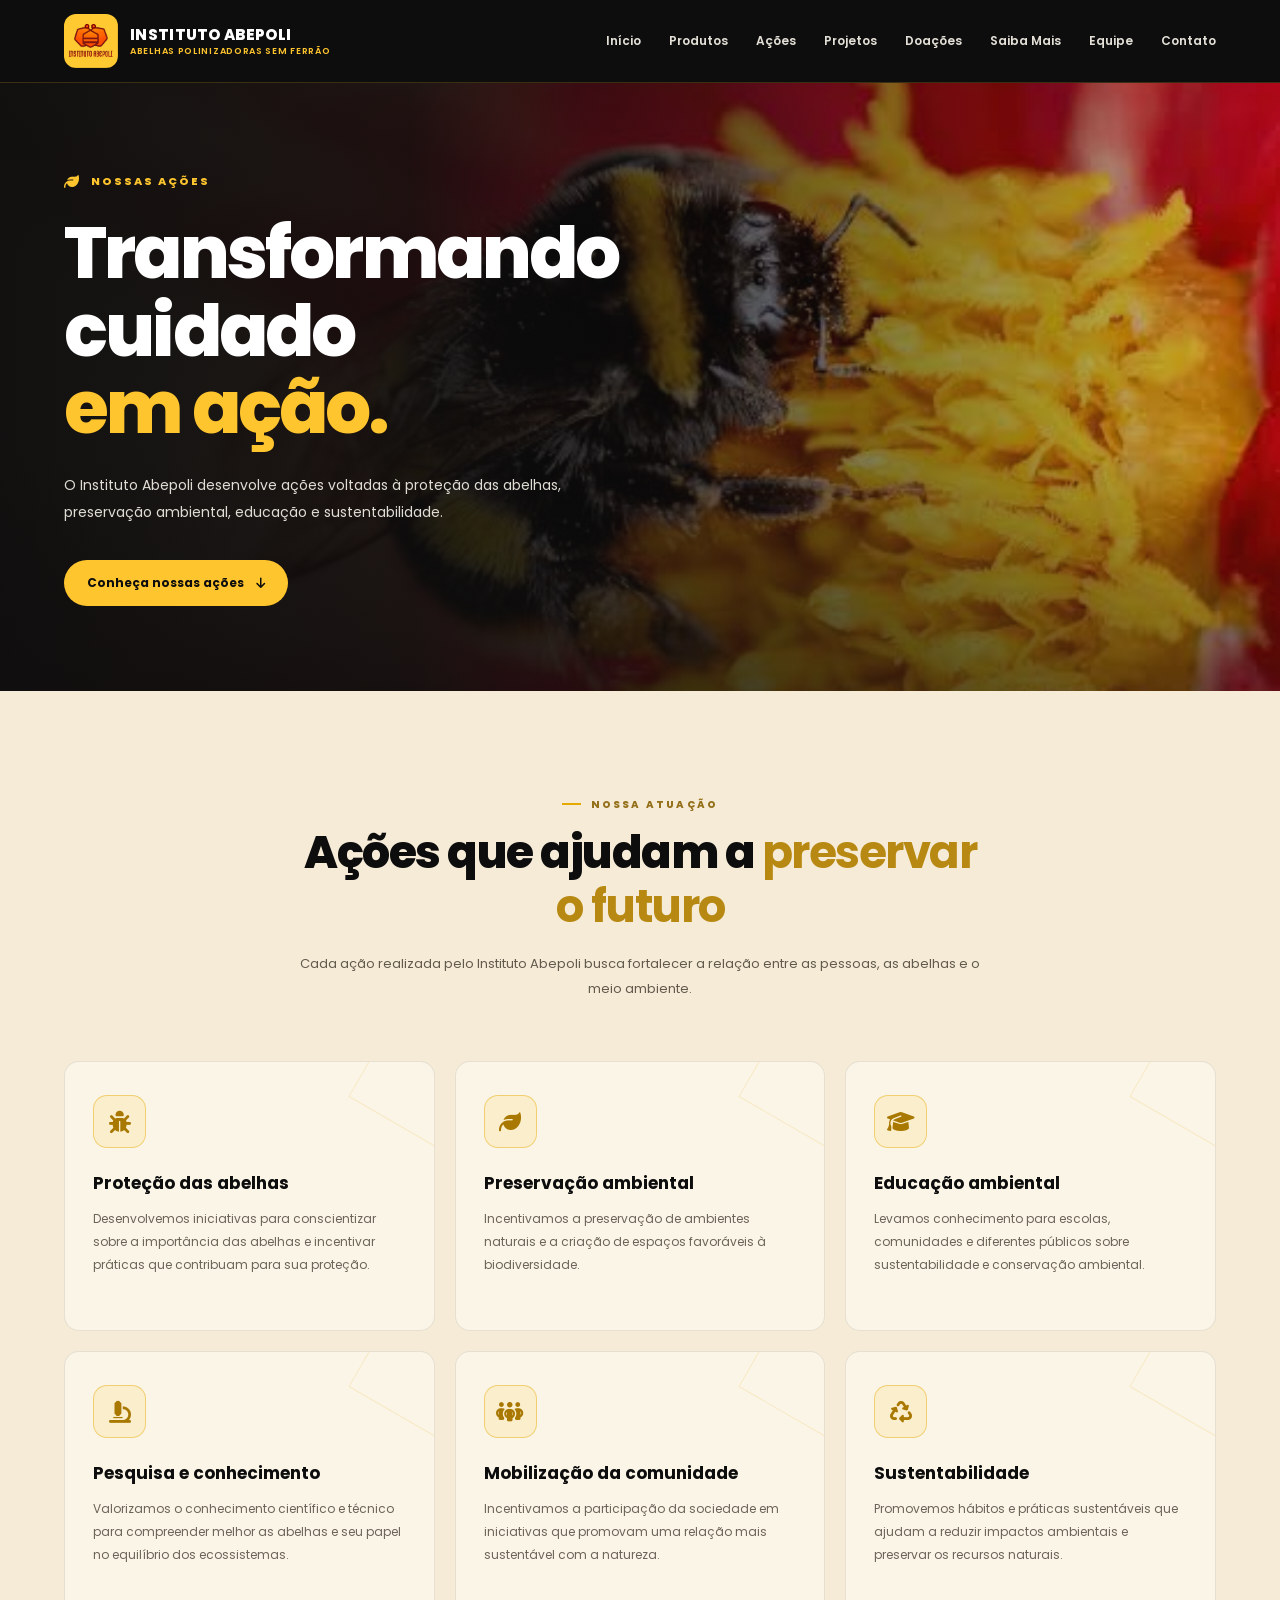
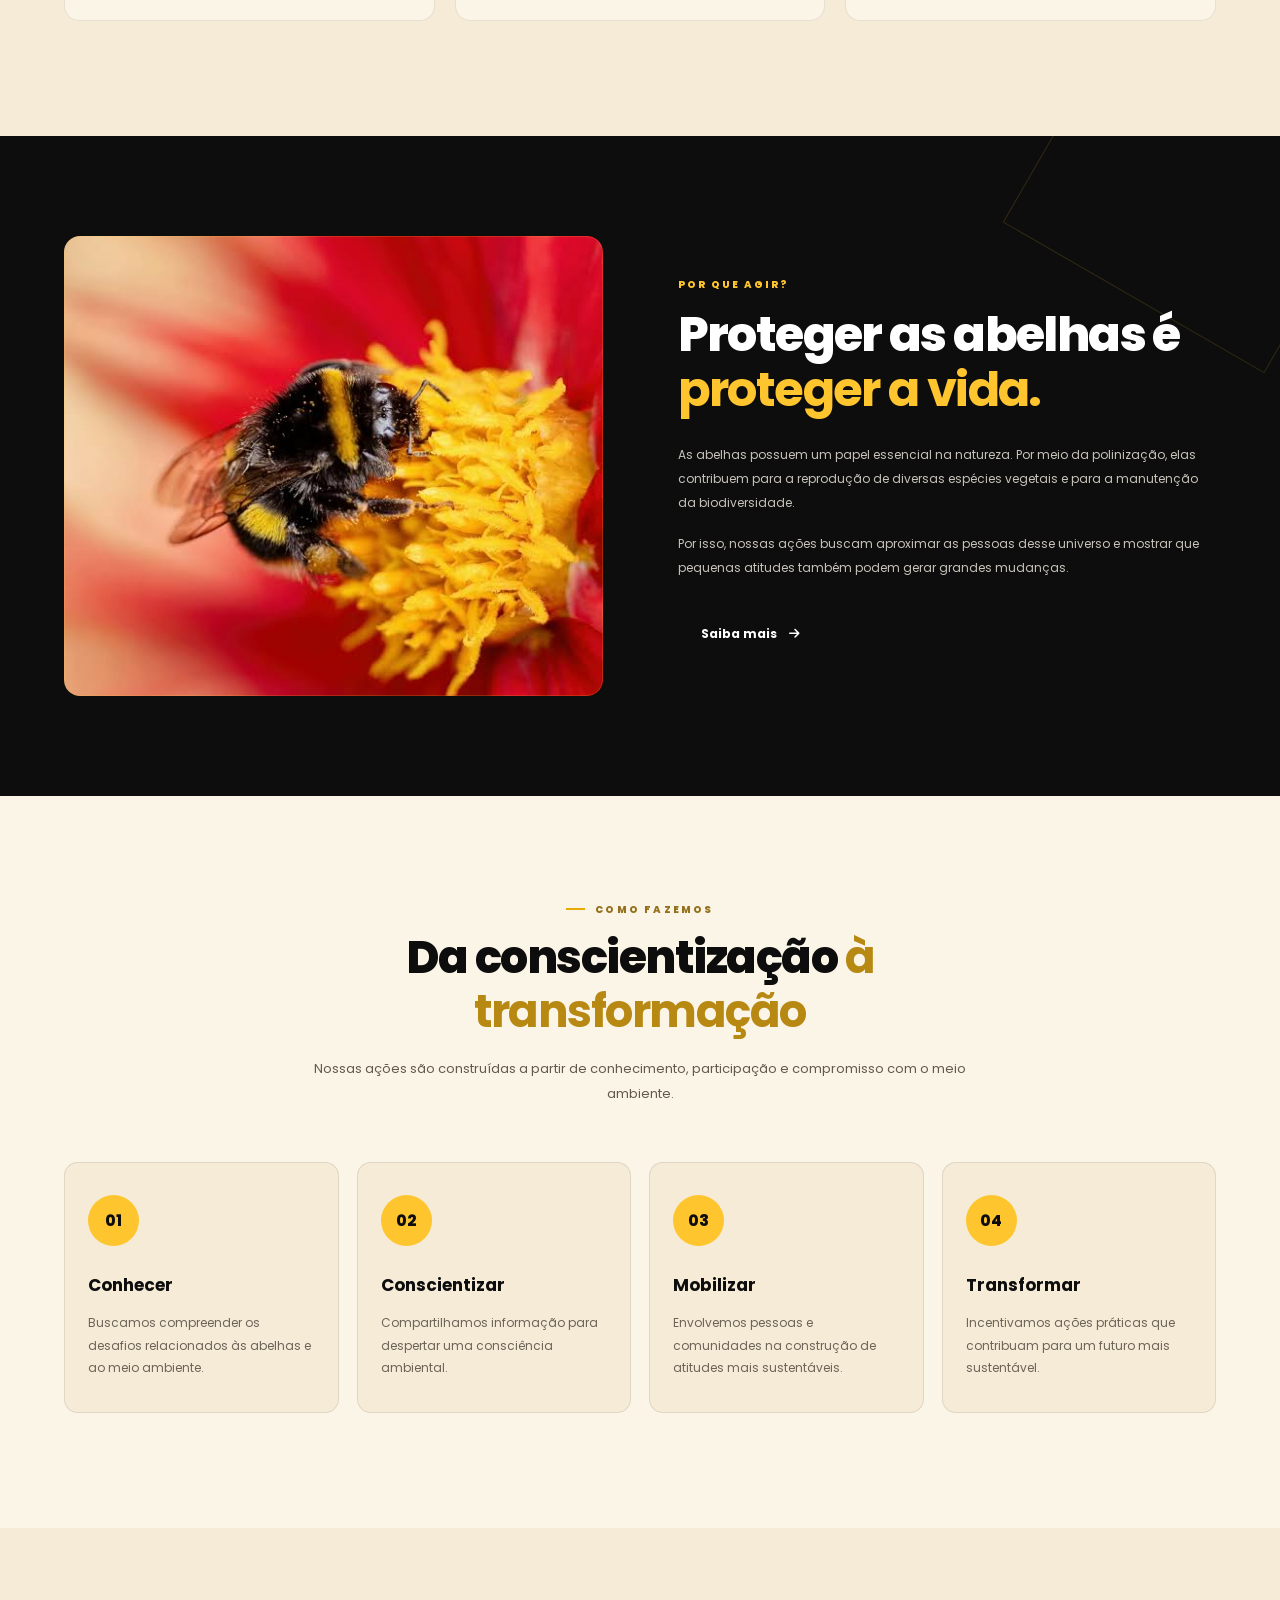
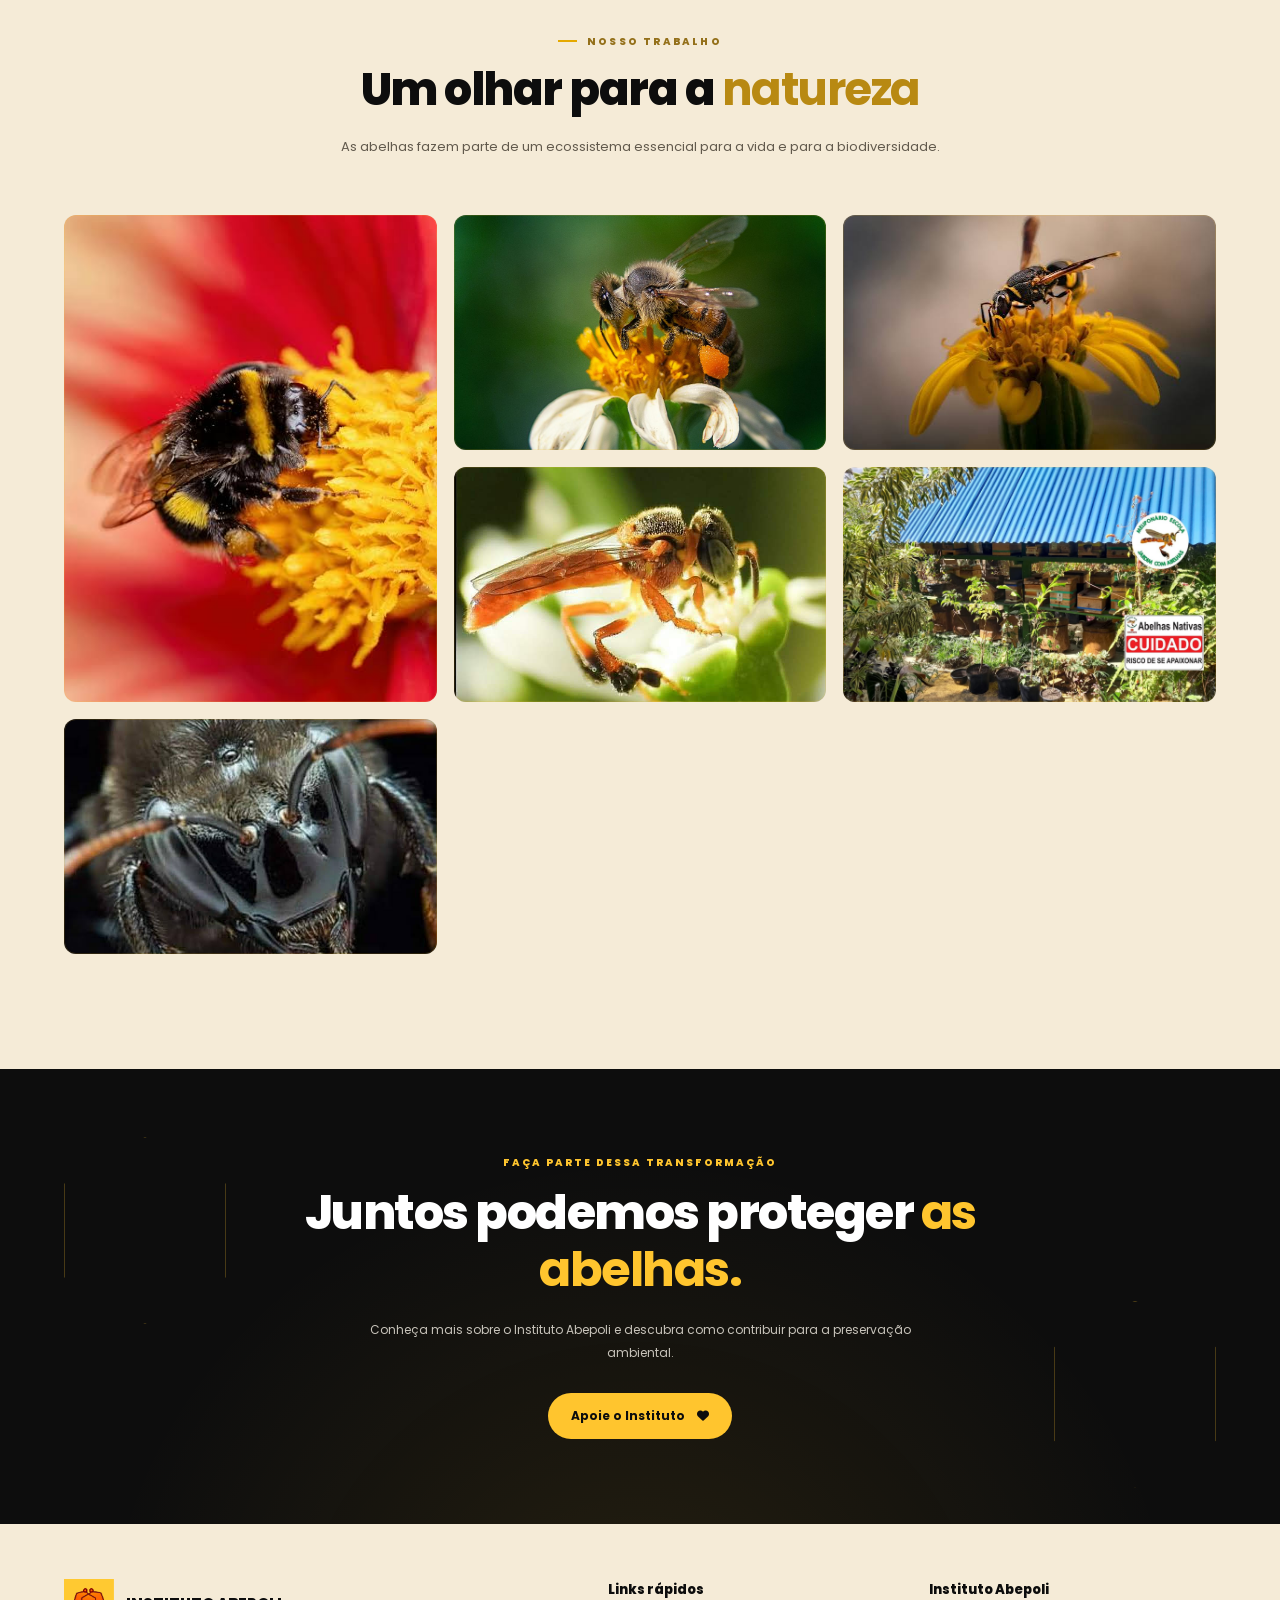
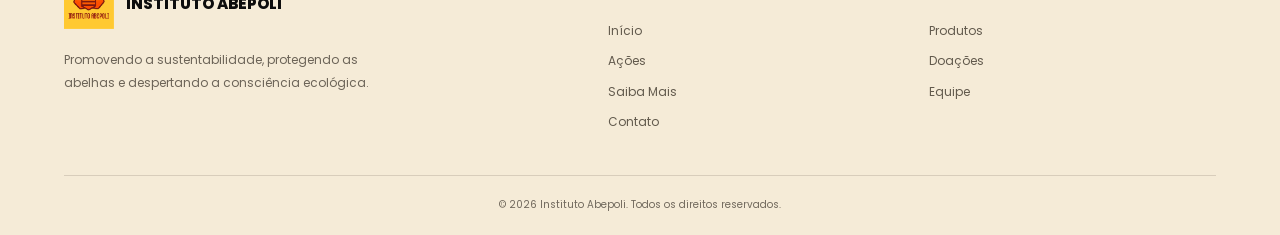
<file: Abepoli testes/3ações/ações.html>
<!DOCTYPE html>
<html lang="pt-BR">

<head>
    <meta charset="UTF-8">
    <meta name="viewport" content="width=device-width, initial-scale=1.0">

    <title>Instituto Abepoli - Abelhas Polinizadoras Sem Ferrão</title>

    <link rel="preconnect" href="https://fonts.googleapis.com">
    <link rel="preconnect" href="https://fonts.gstatic.com" crossorigin>

    <link
        href="https://fonts.googleapis.com/css2?family=Poppins:wght@300;400;500;600;700;800&display=swap"
        rel="stylesheet">

    <link
        rel="stylesheet"
        href="https://cdnjs.cloudflare.com/ajax/libs/font-awesome/6.5.1/css/all.min.css">

    <link rel="stylesheet" href="ações.css">
</head>

<body>

    <header class="navbar">

        <div class="container nav-container">

            <a href="#inicio" class="logo">

                <img
                    src="../images/logoabepoli.png"
                    alt="Logo Instituto Abepoli"
                    class="logo-icon">

                <div class="logo-text">

                    <span class="logo-title">
                        INSTITUTO ABEPOLI
                    </span>

                    <span class="logo-subtitle">
                        ABELHAS POLINIZADORAS SEM FERRÃO
                    </span>

                </div>

            </a>


            <button
                class="menu-toggle"
                id="menuToggle"
                aria-label="Abrir Menu">

                <i class="fa-solid fa-bars"></i>

            </button>


<nav class="nav-menu" id="navMenu">

     <a
                    href="../1index/index.html"
                    class="nav-link">

                    Início

                </a>


                <a
                    href="../2produtos/produtos.html"
                    class="nav-link">

                    Produtos

                </a>


                <a
                    href="../3ações/ações.html"
                    class="nav-link">

                    Ações

                </a>

<a
                    href="../8projetos/projeto.html"
                    class="nav-link">

                    Projetos

                </a>

                <a
                    href="../4doações/doações.html"
                    class="nav-link">

                    Doações

                </a>


                <a
                    href="../5saibamais/saiba-mais.html"
                    class="nav-link">

                    Saiba Mais

                </a>


                <a
                    href="../1index/index.html#equipe"
                    class="nav-link">

                    Equipe

                </a>


                <a
                    href="../7contato/contato.html"
                    class="nav-link">

                    Contato

                </a>


</nav>


        </div>

    </header>


    <main>

        <section class="hero">

            <div class="hero-overlay"></div>

            <div class="container hero-content">

                <span class="hero-tag">
                    <i class="fa-solid fa-leaf"></i>
                    Nossas ações
                </span>

                <h1>
                    Transformando cuidado
                    <span>em ação.</span>
                </h1>

                <p>
                    O Instituto Abepoli desenvolve ações voltadas à proteção
                    das abelhas, preservação ambiental, educação e
                    sustentabilidade.
                </p>

                <a href="#acoes" class="btn btn-primary">
                    Conheça nossas ações
                    <i class="fa-solid fa-arrow-down"></i>
                </a>

            </div>

        </section>


        <section class="intro" id="acoes">

            <div class="container">

                <div class="section-title">

                    <span>Nossa atuação</span>

                    <h2>
                        Ações que ajudam a
                        <strong>preservar o futuro</strong>
                    </h2>

                    <p>
                        Cada ação realizada pelo Instituto Abepoli busca
                        fortalecer a relação entre as pessoas, as abelhas
                        e o meio ambiente.
                    </p>

                </div>


                <div class="actions-grid">

                    <article class="action-card">

                        <div class="action-icon">
                            <i class="fa-solid fa-bug"></i>
                        </div>

                        <h3>Proteção das abelhas</h3>

                        <p>
                            Desenvolvemos iniciativas para conscientizar
                            sobre a importância das abelhas e incentivar
                            práticas que contribuam para sua proteção.
                        </p>

                    </article>


                    <article class="action-card">

                        <div class="action-icon">
                            <i class="fa-solid fa-leaf"></i>
                        </div>

                        <h3>Preservação ambiental</h3>

                        <p>
                            Incentivamos a preservação de ambientes naturais
                            e a criação de espaços favoráveis à biodiversidade.
                        </p>

                    </article>


                    <article class="action-card">

                        <div class="action-icon">
                            <i class="fa-solid fa-graduation-cap"></i>
                        </div>

                        <h3>Educação ambiental</h3>

                        <p>
                            Levamos conhecimento para escolas, comunidades
                            e diferentes públicos sobre sustentabilidade
                            e conservação ambiental.
                        </p>

                    </article>


                    <article class="action-card">

                        <div class="action-icon">
                            <i class="fa-solid fa-microscope"></i>
                        </div>

                        <h3>Pesquisa e conhecimento</h3>

                        <p>
                            Valorizamos o conhecimento científico e técnico
                            para compreender melhor as abelhas e seu papel
                            no equilíbrio dos ecossistemas.
                        </p>

                    </article>


                    <article class="action-card">

                        <div class="action-icon">
                            <i class="fa-solid fa-people-group"></i>
                        </div>

                        <h3>Mobilização da comunidade</h3>

                        <p>
                            Incentivamos a participação da sociedade em
                            iniciativas que promovam uma relação mais
                            sustentável com a natureza.
                        </p>

                    </article>


                    <article class="action-card">

                        <div class="action-icon">
                            <i class="fa-solid fa-recycle"></i>
                        </div>

                        <h3>Sustentabilidade</h3>

                        <p>
                            Promovemos hábitos e práticas sustentáveis que
                            ajudam a reduzir impactos ambientais e preservar
                            os recursos naturais.
                        </p>

                    </article>

                </div>

            </div>

        </section>


        <section class="highlight">

            <div class="container highlight-grid">

                <div class="highlight-image">
                    <img src="../images/abelha1.jpg" alt="Abelha em uma flor">
                </div>

                <div class="highlight-content">

                    <span>Por que agir?</span>

                    <h2>
                        Proteger as abelhas é
                        <strong>proteger a vida.</strong>
                    </h2>

                    <p>
                        As abelhas possuem um papel essencial na natureza.
                        Por meio da polinização, elas contribuem para a
                        reprodução de diversas espécies vegetais e para
                        a manutenção da biodiversidade.
                    </p>

                    <p>
                        Por isso, nossas ações buscam aproximar as pessoas
                        desse universo e mostrar que pequenas atitudes
                        também podem gerar grandes mudanças.
                    </p>

                    <a href="../5saibamais/saiba-mais.html" class="btn btn-dark">
                        Saiba mais
                        <i class="fa-solid fa-arrow-right"></i>
                    </a>

                </div>

            </div>

        </section>


        <section class="process">

            <div class="container">

                <div class="section-title">

                    <span>Como fazemos</span>

                    <h2>
                        Da conscientização
                        <strong>à transformação</strong>
                    </h2>

                    <p>
                        Nossas ações são construídas a partir de conhecimento,
                        participação e compromisso com o meio ambiente.
                    </p>

                </div>


                <div class="process-grid">

                    <div class="process-card">

                        <div class="process-number">01</div>

                        <h3>Conhecer</h3>

                        <p>
                            Buscamos compreender os desafios relacionados
                            às abelhas e ao meio ambiente.
                        </p>

                    </div>


                    <div class="process-card">

                        <div class="process-number">02</div>

                        <h3>Conscientizar</h3>

                        <p>
                            Compartilhamos informação para despertar uma
                            consciência ambiental.
                        </p>

                    </div>


                    <div class="process-card">

                        <div class="process-number">03</div>

                        <h3>Mobilizar</h3>

                        <p>
                            Envolvemos pessoas e comunidades na construção
                            de atitudes mais sustentáveis.
                        </p>

                    </div>


                    <div class="process-card">

                        <div class="process-number">04</div>

                        <h3>Transformar</h3>

                        <p>
                            Incentivamos ações práticas que contribuam
                            para um futuro mais sustentável.
                        </p>

                    </div>

                </div>

            </div>

        </section>


        <section class="gallery">

            <div class="container">

                <div class="section-title">

                    <span>Nosso trabalho</span>

                    <h2>
                        Um olhar para a
                        <strong>natureza</strong>
                    </h2>

                    <p>
                        As abelhas fazem parte de um ecossistema essencial
                        para a vida e para a biodiversidade.
                    </p>

                </div>


                <div class="gallery-grid">

                    <div class="gallery-item large">
                        <img src="../images/abelha1.jpg" alt="Abelha">
                    </div>

                    <div class="gallery-item">
                        <img src="../images/abelha2.jpg" alt="Abelha">
                    </div>

                    <div class="gallery-item">
                        <img src="../images/abelha3.jpg" alt="Abelha">
                    </div>

                    <div class="gallery-item">
                        <img src="../images/polinização2.jpeg" alt="Abelha">
                    </div>

                    <div class="gallery-item">
                        <img src="../images/meliponário4.jpeg" alt="Abelha">
                    </div>

                    <div class="gallery-item">
                        <img src="../images/abelha6.jpeg" alt="Abelha">
                    </div>

                </div>

            </div>

        </section>


        <section class="cta">

            <div class="container">

                <span>
                    Faça parte dessa transformação
                </span>

                <h2>
                    Juntos podemos proteger
                    <strong>as abelhas.</strong>
                </h2>

                <p>
                    Conheça mais sobre o Instituto Abepoli e descubra
                    como contribuir para a preservação ambiental.
                </p>

                <a href="../4doações/doações.html" class="btn btn-dark">
                    Apoie o Instituto
                    <i class="fa-solid fa-heart"></i>
                </a>

            </div>

        </section>

    </main>


    <footer class="site-footer">

        <div class="container footer-grid">

            <div class="footer-brand">

                <a href="../1index/index.html" class="footer-logo">
                    <img src="../images/logoabepoli.png" alt="Instituto Abepoli">
                    <span>Instituto Abepoli</span>
                </a>

                <p>
                    Promovendo a sustentabilidade, protegendo as abelhas
                    e despertando a consciência ecológica.
                </p>

            </div>


            <div class="footer-column">

                <h3>Links rápidos</h3>

                <a href="../1index/index.html">Início</a>
                <a href="ações.html">Ações</a>
                <a href="../5saibamais/saiba-mais.html">Saiba Mais</a>
                <a href="../7contato/contato.html">Contato</a>

            </div>


            <div class="footer-column">

                <h3>Instituto Abepoli</h3>

                <a href="../2produtos/produtos.html">Produtos</a>
                <a href="../4doações/doações.html">Doações</a>
                <a href="../6equipe/equipe.html">Equipe</a>

            </div>

        </div>


        <div class="container footer-bottom">

            <p>
                © 2026 Instituto Abepoli. Todos os direitos reservados.
            </p>

        </div>

    </footer>


    <button class="back-top" id="backTop" aria-label="Voltar ao topo">
        <i class="fa-solid fa-arrow-up"></i>
    </button>


    <script>

        const menuToggle = document.getElementById("menuToggle");
        const navMenu = document.getElementById("navMenu");

        menuToggle.addEventListener("click", () => {
            navMenu.classList.toggle("active");

            const icon = menuToggle.querySelector("i");

            if (navMenu.classList.contains("active")) {
                icon.classList.remove("fa-bars");
                icon.classList.add("fa-xmark");
            } else {
                icon.classList.remove("fa-xmark");
                icon.classList.add("fa-bars");
            }
        });


        document.querySelectorAll(".nav-menu a").forEach(link => {

            link.addEventListener("click", () => {

                navMenu.classList.remove("active");

                const icon = menuToggle.querySelector("i");

                icon.classList.remove("fa-xmark");
                icon.classList.add("fa-bars");

            });

        });


        const backTop = document.getElementById("backTop");

        window.addEventListener("scroll", () => {

            if (window.scrollY > 400) {
                backTop.classList.add("show");
            } else {
                backTop.classList.remove("show");
            }

        });


        backTop.addEventListener("click", () => {

            window.scrollTo({
                top: 0,
                behavior: "smooth"
            });

        });


        const revealElements = document.querySelectorAll(
            ".action-card, .process-card, .gallery-item, .highlight-content"
        );


        const observer = new IntersectionObserver((entries) => {

            entries.forEach(entry => {

                if (entry.isIntersecting) {

                    entry.target.classList.add("visible");

                    observer.unobserve(entry.target);

                }

            });

        }, {
            threshold: 0.15
        });


        revealElements.forEach(element => {

            element.classList.add("reveal");

            observer.observe(element);

        });

    </script>

</body>

</html>
</file>
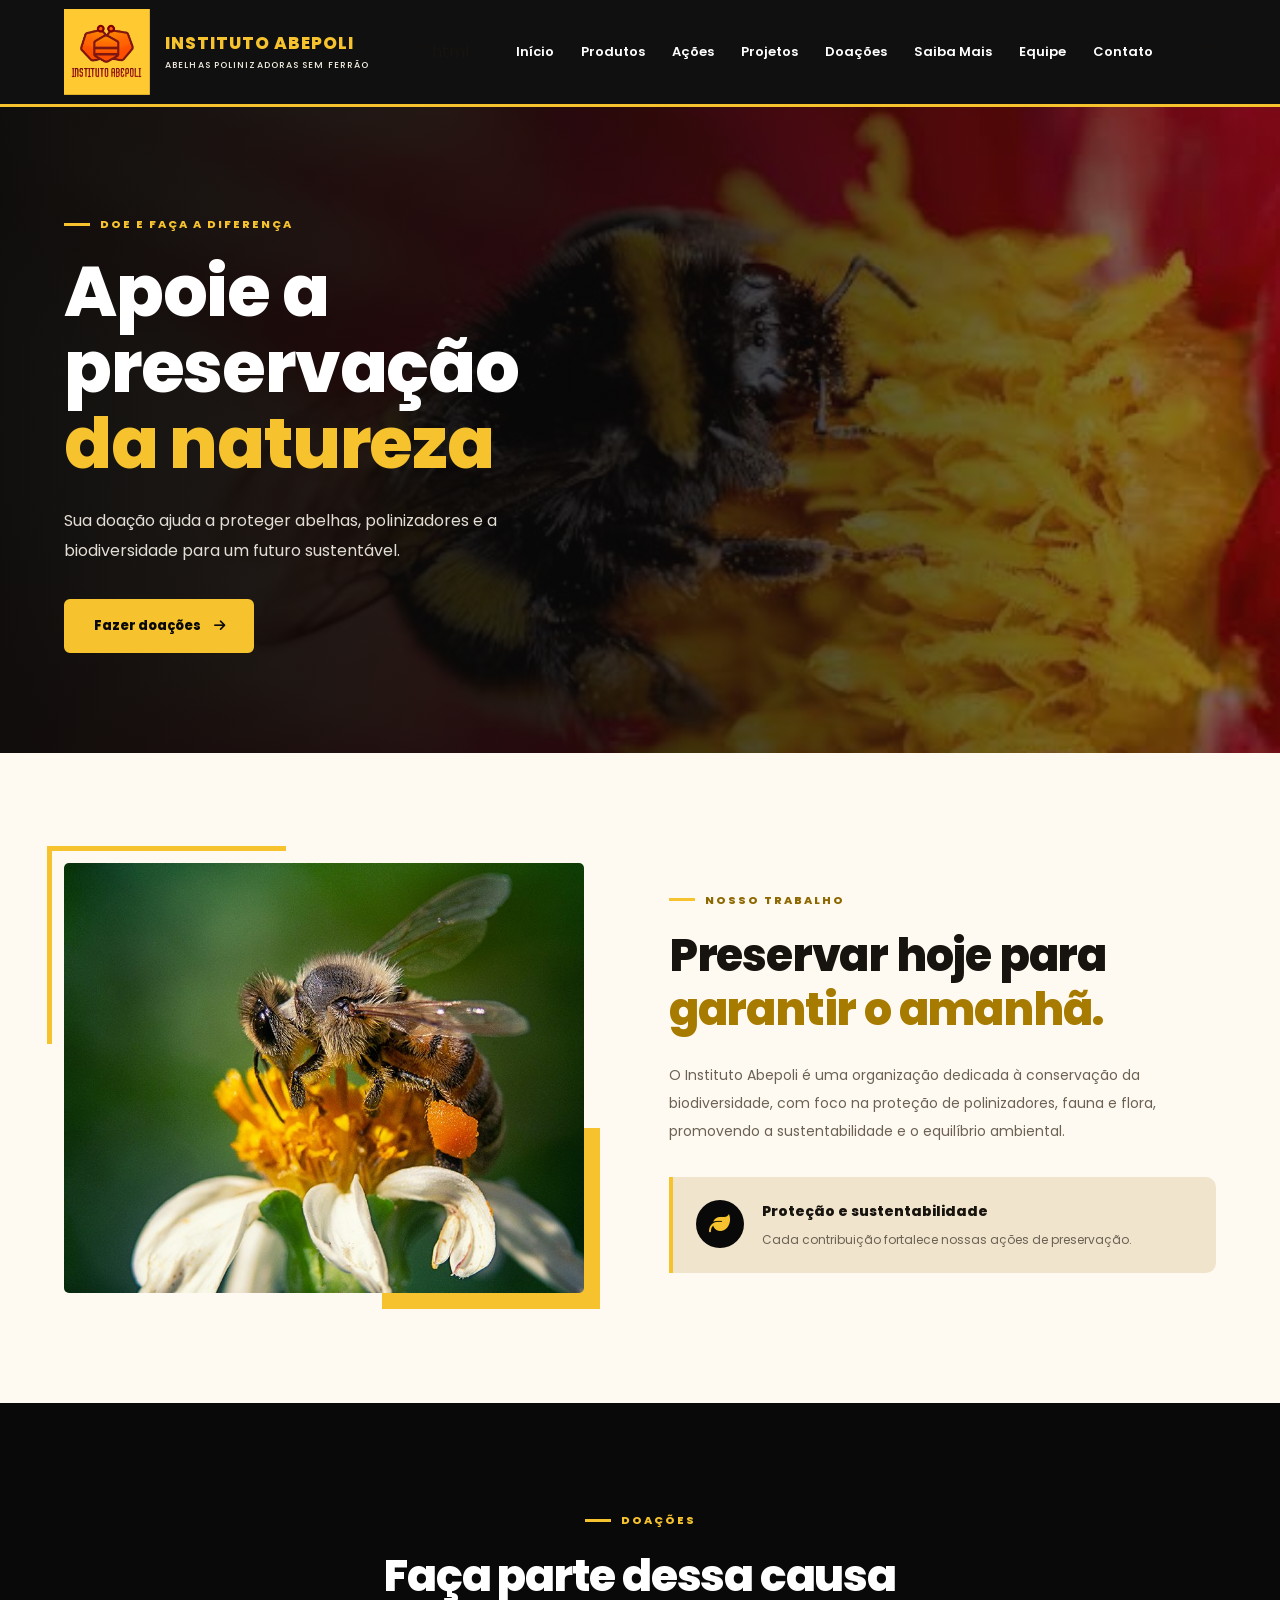
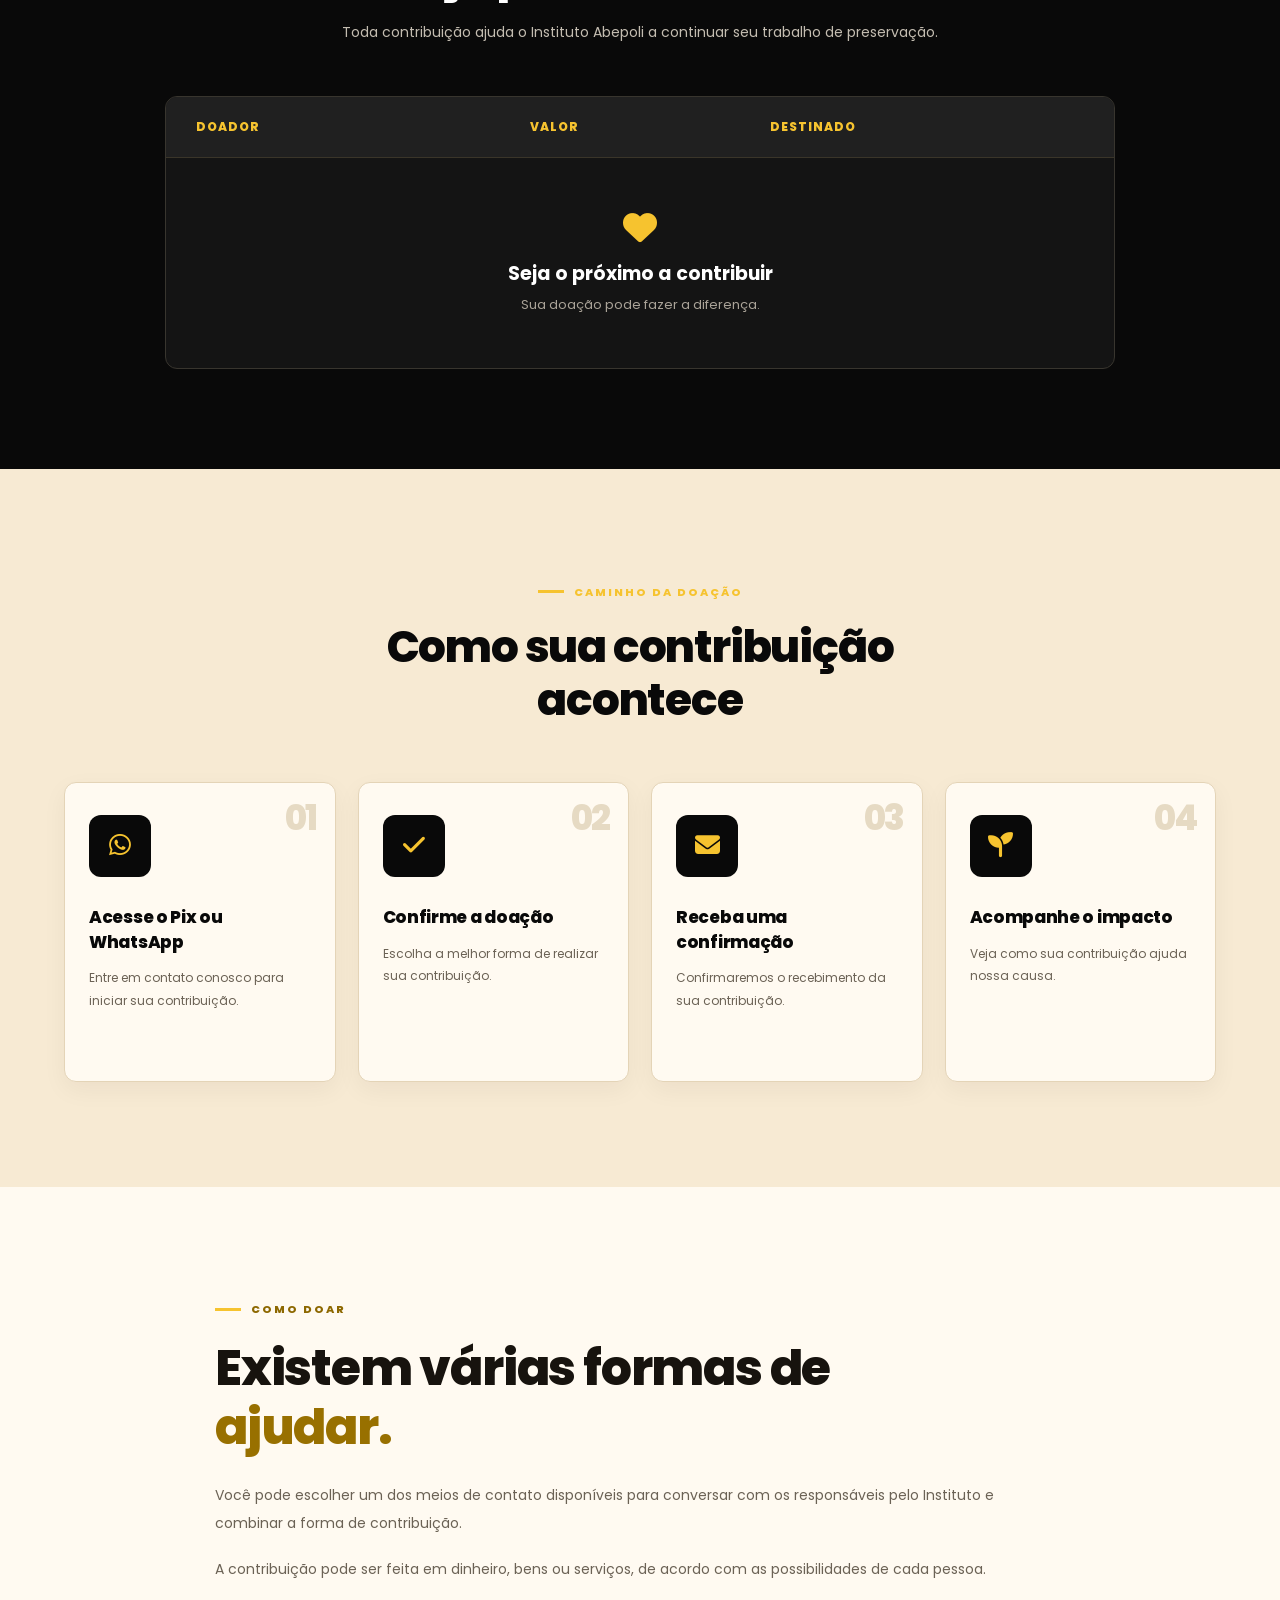
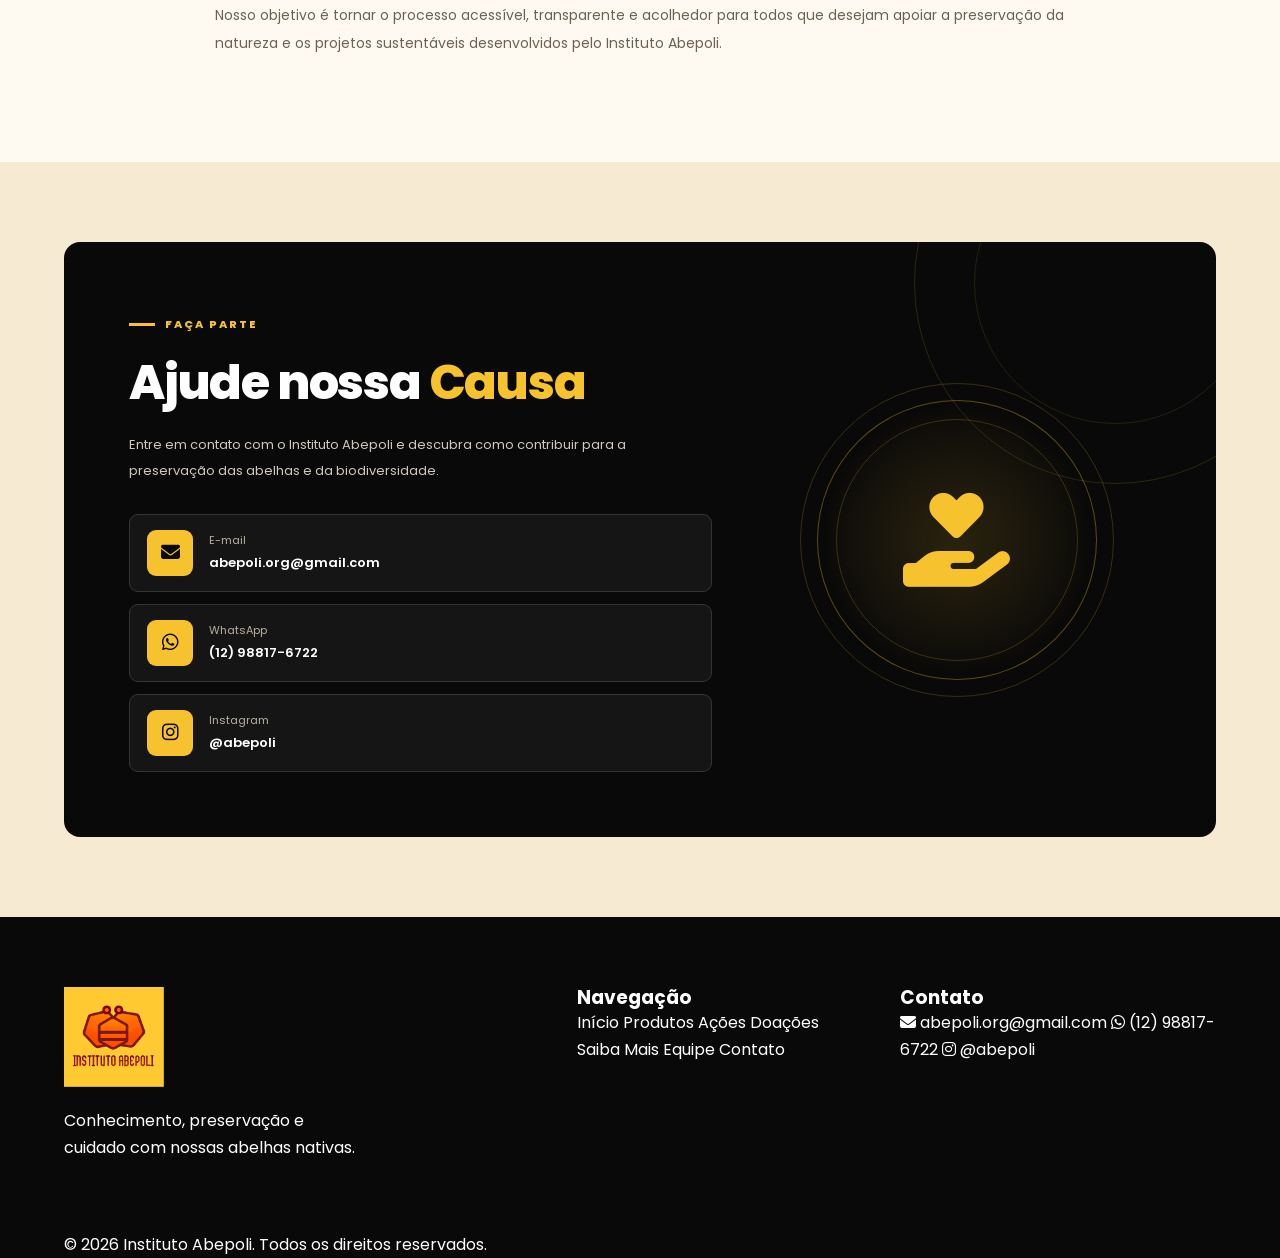
<file: Abepoli testes/4doações/doações.html>
<!DOCTYPE html>
<html lang="pt-BR">

<head>
    <meta charset="UTF-8">
    <meta name="viewport" content="width=device-width, initial-scale=1.0">

    <title>Instituto Abepoli - Abelhas Polinizadoras Sem Ferrão</title>

    <link rel="preconnect" href="https://fonts.googleapis.com">
    <link rel="preconnect" href="https://fonts.gstatic.com" crossorigin>

    <link
        href="https://fonts.googleapis.com/css2?family=Poppins:wght@300;400;500;600;700;800&display=swap"
        rel="stylesheet">

    <link
        rel="stylesheet"
        href="https://cdnjs.cloudflare.com/ajax/libs/font-awesome/6.5.1/css/all.min.css">

    <link rel="stylesheet" href="doações.css">
</head>

<body>

    <header class="navbar">

        <div class="container nav-container">

            <a href="#inicio" class="logo">

                <img
                    src="../images/logoabepoli.png"
                    alt="Logo Instituto Abepoli"
                    class="logo-icon">

                <div class="logo-text">

                    <span class="logo-title">
                        INSTITUTO ABEPOLI
                    </span>

                    <span class="logo-subtitle">
                        ABELHAS POLINIZADORAS SEM FERRÃO
                    </span>

                </div>

            </a>


            <button
                class="menu-toggle"
                id="menuToggle"
                aria-label="Abrir Menu">

                <i class="fa-solid fa-bars"></i>

            </button>


            ```html
<nav class="nav-menu" id="navMenu">

     <a
                    href="../1index/index.html"
                    class="nav-link">

                    Início

                </a>


                <a
                    href="../2produtos/produtos.html"
                    class="nav-link">

                    Produtos

                </a>


                <a
                    href="../3ações/ações.html"
                    class="nav-link">

                    Ações

                </a>

<a
                    href="../8projetos/projeto.html"
                    class="nav-link">

                    Projetos

                </a>

                <a
                    href="../4doações/doações.html"
                    class="nav-link">

                    Doações

                </a>


                <a
                    href="../5saibamais/saiba-mais.html"
                    class="nav-link">

                    Saiba Mais

                </a>


                <a
                    href="../1index/index.html#equipe"
                    class="nav-link">

                    Equipe

                </a>


                <a
                    href="../7contato/contato.html"
                    class="nav-link">

                    Contato

                </a>


</nav>
```

        </div>

    </header>


    <main>

        <!-- HERO -->

        <section class="donation-hero">

            <div class="donation-hero-image">

                <img
                    src="../images/abelha1.jpg"
                    alt="Abelha e natureza"
                >

                <div class="hero-overlay"></div>

            </div>

            <div class="container donation-hero-content">

                <span class="section-tag">
                    DOE E FAÇA A DIFERENÇA
                </span>

                <h1>
                    Apoie a preservação
                    <span>da natureza</span>
                </h1>

                <p>
                    Sua doação ajuda a proteger abelhas,
                    polinizadores e a biodiversidade para
                    um futuro sustentável.
                </p>

                <a
                    href="#ajude"
                    class="primary-button"
                >
                    Fazer doações
                    <i class="fa-solid fa-arrow-right"></i>
                </a>

            </div>

        </section>


        <!-- NOSSO TRABALHO -->

        <section class="work-section">

            <div class="container work-grid">

                <div class="work-image">

                    <img
                        src="../images/abelha2.jpg"
                        alt="Abelha do Instituto Abepoli"
                    >

                </div>

                <div class="work-content">

                    <span class="section-tag">
                        NOSSO TRABALHO
                    </span>

                    <h2>
                        Preservar hoje para
                        <span>garantir o amanhã.</span>
                    </h2>

                    <p>
                        O Instituto Abepoli é uma organização
                        dedicada à conservação da biodiversidade,
                        com foco na proteção de polinizadores,
                        fauna e flora, promovendo a sustentabilidade
                        e o equilíbrio ambiental.
                    </p>

                    <div class="work-highlight">

                        <div class="highlight-icon">
                            <i class="fa-solid fa-leaf"></i>
                        </div>

                        <div>
                            <strong>
                                Proteção e sustentabilidade
                            </strong>

                            <p>
                                Cada contribuição fortalece nossas
                                ações de preservação.
                            </p>
                        </div>

                    </div>

                </div>

            </div>

        </section>


        <!-- DOAÇÕES -->

        <section class="donors-section">

            <div class="container">

                <div class="section-heading">

                    <span class="section-tag">
                        DOAÇÕES
                    </span>

                    <h2>
                        Faça parte dessa causa
                    </h2>

                    <p>
                        Toda contribuição ajuda o Instituto Abepoli
                        a continuar seu trabalho de preservação.
                    </p>

                </div>


                <div class="donation-table">

                    <div class="table-header">

                        <span>
                            Doador
                        </span>

                        <span>
                            Valor
                        </span>

                        <span>
                            Destinado
                        </span>

                    </div>


                    <div class="empty-donation">

                        <i class="fa-solid fa-heart"></i>

                        <h3>
                            Seja o próximo a contribuir
                        </h3>

                        <p>
                            Sua doação pode fazer a diferença.
                        </p>

                    </div>

                </div>

            </div>

        </section>


        <!-- CAMINHO DA DOAÇÃO -->

        <section class="process-section">

            <div class="container">

                <div class="section-heading">

                    <span class="section-tag">
                        CAMINHO DA DOAÇÃO
                    </span>

                    <h2>
                        Como sua contribuição acontece
                    </h2>

                </div>


                <div class="process-grid">

                    <!-- 01 -->

                    <article class="process-card">

                        <div class="process-number">
                            01
                        </div>

                        <div class="process-icon">
                            <i class="fa-brands fa-whatsapp"></i>
                        </div>

                        <h3>
                            Acesse o Pix ou WhatsApp
                        </h3>

                        <p>
                            Entre em contato conosco para iniciar
                            sua contribuição.
                        </p>

                    </article>


                    <!-- 02 -->

                    <article class="process-card">

                        <div class="process-number">
                            02
                        </div>

                        <div class="process-icon">
                            <i class="fa-solid fa-check"></i>
                        </div>

                        <h3>
                            Confirme a doação
                        </h3>

                        <p>
                            Escolha a melhor forma de realizar
                            sua contribuição.
                        </p>

                    </article>


                    <!-- 03 -->

                    <article class="process-card">

                        <div class="process-number">
                            03
                        </div>

                        <div class="process-icon">
                            <i class="fa-solid fa-envelope"></i>
                        </div>

                        <h3>
                            Receba uma confirmação
                        </h3>

                        <p>
                            Confirmaremos o recebimento da sua
                            contribuição.
                        </p>

                    </article>


                    <!-- 04 -->

                    <article class="process-card">

                        <div class="process-number">
                            04
                        </div>

                        <div class="process-icon">
                            <i class="fa-solid fa-seedling"></i>
                        </div>

                        <h3>
                            Acompanhe o impacto
                        </h3>

                        <p>
                            Veja como sua contribuição ajuda
                            nossa causa.
                        </p>

                    </article>

                </div>

            </div>

        </section>


        <!-- COMO DOAR -->

        <section class="how-section">

            <div class="container how-grid">

                <div class="how-content">

                    <span class="section-tag">
                        COMO DOAR
                    </span>

                    <h2>
                        Existem várias formas
                        de <span>ajudar.</span>
                    </h2>

                    <p>
                        Você pode escolher um dos meios de contato
                        disponíveis para conversar com os responsáveis
                        pelo Instituto e combinar a forma de contribuição.
                    </p>

                    <p>
                        A contribuição pode ser feita em dinheiro,
                        bens ou serviços, de acordo com as possibilidades
                        de cada pessoa.
                    </p>

                    <p>
                        Nosso objetivo é tornar o processo acessível,
                        transparente e acolhedor para todos que desejam
                        apoiar a preservação da natureza e os projetos
                        sustentáveis desenvolvidos pelo Instituto Abepoli.
                    </p>

                </div>
                            

            </div>

        </section>


        <!-- AJUDE NOSSA CAUSA -->

        <section class="help-section" id="ajude">

            <div class="container">

                <div class="help-box">

                    <div class="help-content">

                        <span class="section-tag">
                            FAÇA PARTE
                        </span>

                        <h2>
                            Ajude nossa <span>Causa</span>
                        </h2>

                        <p>
                            Entre em contato com o Instituto Abepoli
                            e descubra como contribuir para a preservação
                            das abelhas e da biodiversidade.
                        </p>


                        <div class="contact-options">

                            <a
                                href="mailto:abepoli.org@gmail.com"
                                class="contact-option"
                            >

                                <div class="option-icon">
                                    <i class="fa-solid fa-envelope"></i>
                                </div>

                                <div>
                                    <small>
                                        E-mail
                                    </small>

                                    <strong>
                                        abepoli.org@gmail.com
                                    </strong>
                                </div>

                            </a>


                            <a
                                href="https://wa.me/5512988176722?text=Quero%20fazer%20uma%20doa%C3%A7%C3%A3o"
                                target="_blank"
                                rel="noopener"
                                class="contact-option"
                            >

                                <div class="option-icon">
                                    <i class="fa-brands fa-whatsapp"></i>
                                </div>

                                <div>
                                    <small>
                                        WhatsApp
                                    </small>

                                    <strong>
                                        (12) 98817-6722
                                    </strong>
                                </div>

                            </a>


                            <a
                                href="#"
                                class="contact-option"
                            >

                                <div class="option-icon">
                                    <i class="fa-brands fa-instagram"></i>
                                </div>

                                <div>
                                    <small>
                                        Instagram
                                    </small>

                                    <strong>
                                        @abepoli
                                    </strong>
                                </div>

                            </a>

                        </div>

                    </div>


                    <div class="help-icon">

                        <div class="bee-circle">
                            <i class="fa-solid fa-hand-holding-heart"></i>
                        </div>

                    </div>

                </div>

            </div>

        </section>

    </main>


    <!-- FOOTER -->

    <footer class="footer">

        <div class="container footer-content">

            <div class="footer-brand">

                <a
                    href="../1index/index.html"
                    class="footer-logo"
                >

                    <img
                        src="../images/logoabepoli.png"
                        alt="Logo Instituto Abepoli"
                    >

                </a>

                <p>
                    Conhecimento, preservação e cuidado
                    com nossas abelhas nativas.
                </p>

            </div>


            <div class="footer-column">

                <h3>
                    Navegação
                </h3>

                <a href="../1index/index.html">
                    Início
                </a>

                <a href="../2produtos/produtos.html">
                    Produtos
                </a>

                <a href="../3ações/ações.html">
                    Ações
                </a>

                <a href="./doações.html">
                    Doações
                </a>

                <a href="../5saibamais/saiba-mais.html">
                    Saiba Mais
                </a>

                <a href="../6equipe/equipe.html">
                    Equipe
                </a>

                <a href="../7contato/contato.html">
                    Contato
                </a>

            </div>


            <div class="footer-column">

                <h3>
                    Contato
                </h3>

                <a href="mailto:abepoli.org@gmail.com">
                    <i class="fa-solid fa-envelope"></i>
                    abepoli.org@gmail.com
                </a>

                <a
                    href="https://wa.me/5512988176722"
                    target="_blank"
                    rel="noopener"
                >
                    <i class="fa-brands fa-whatsapp"></i>
                    (12) 98817-6722
                </a>

                <a href="#">
                    <i class="fa-brands fa-instagram"></i>
                    @abepoli
                </a>

            </div>

        </div>


        <div class="footer-bottom">

            <div class="container">

                <p>
                    © 2026 Instituto Abepoli.
                    Todos os direitos reservados.
                </p>

            </div>

        </div>

    </footer>


    <script>

        const menuToggle =
            document.getElementById("menuToggle");

        const navMenu =
            document.getElementById("navMenu");

        if (menuToggle && navMenu) {

            menuToggle.addEventListener("click", () => {

                navMenu.classList.toggle("active");

            });

        }


        document.querySelectorAll(".nav-link").forEach(link => {

            link.addEventListener("click", () => {

                navMenu.classList.remove("active");

            });

        });

    </script>

</body>

</html>
</file>
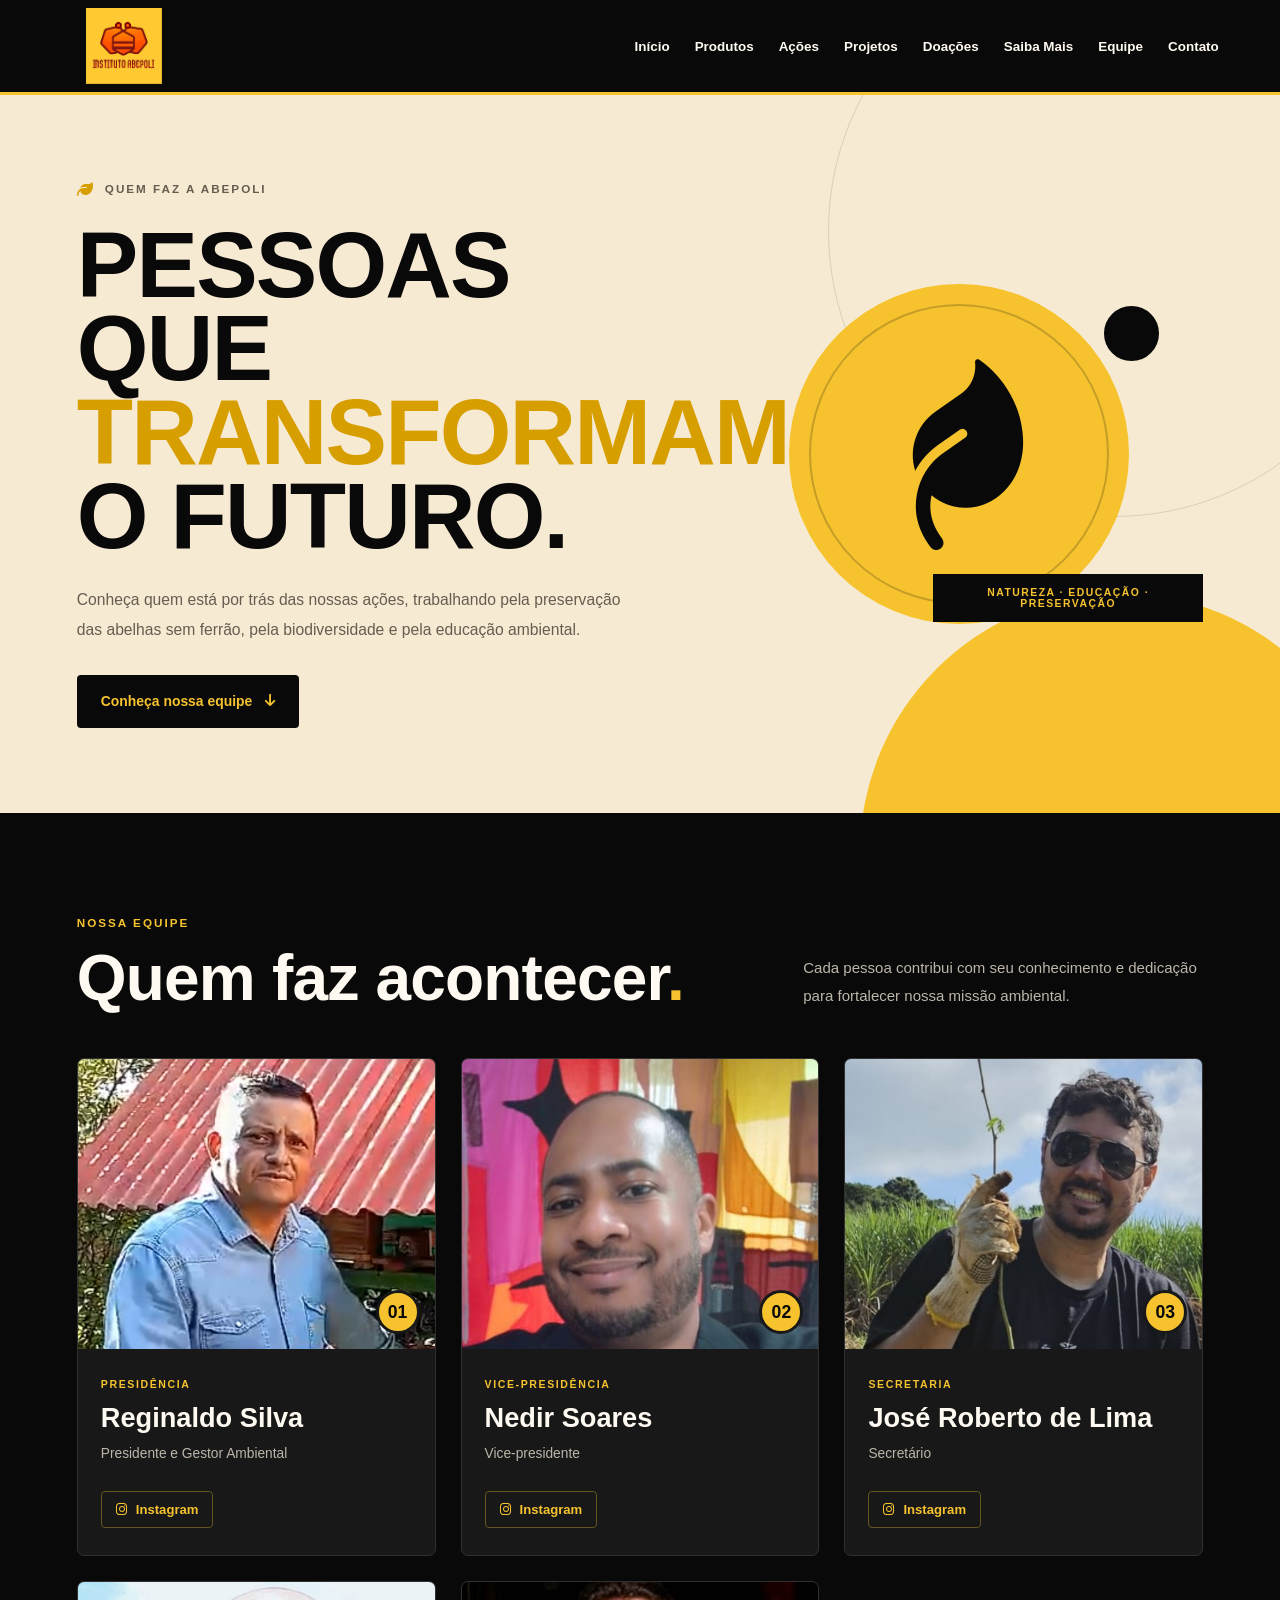
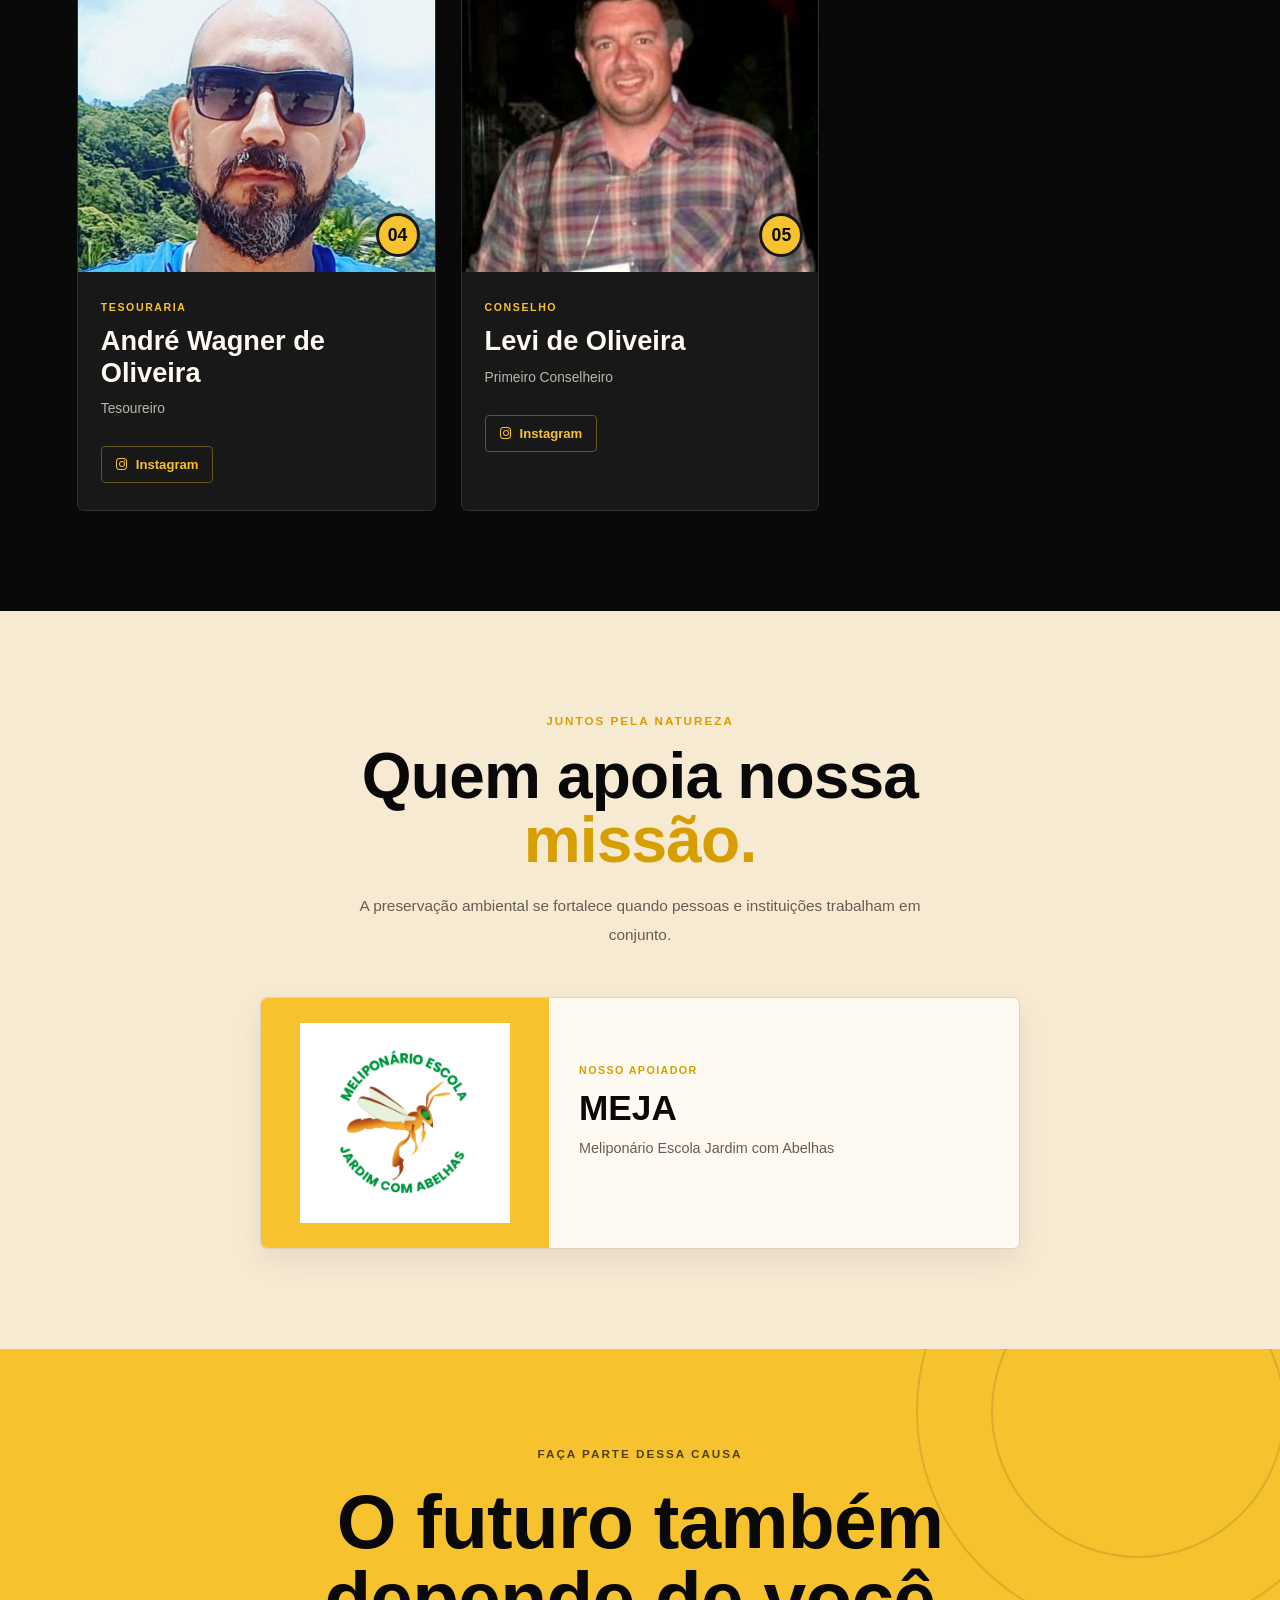
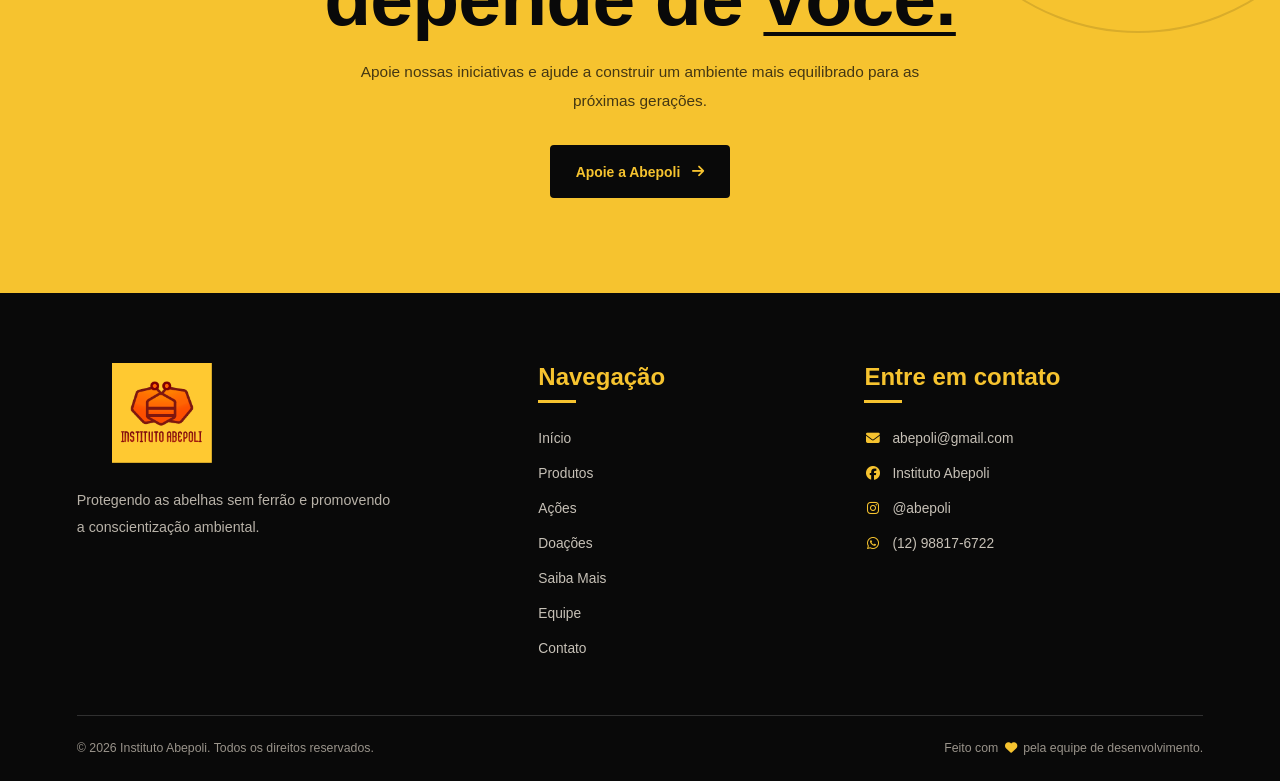
<file: Abepoli testes/6equipe/equipe.html>
<!DOCTYPE html>
<html lang="pt-BR">

<head>
    <meta charset="UTF-8">
    <meta name="viewport" content="width=device-width, initial-scale=1.0">

    <title>Instituto Abepoli - Abelhas Polinizadoras Sem Ferrão</title>

    <link rel="preconnect" href="https://fonts.googleapis.com">
    <link rel="preconnect" href="https://fonts.gstatic.com" crossorigin>

    <link
        href="https://fonts.googleapis.com/css2?family=Poppins:wght@300;400;500;600;700;800&display=swap"
        rel="stylesheet">

    <link
        rel="stylesheet"
        href="https://cdnjs.cloudflare.com/ajax/libs/font-awesome/6.5.1/css/all.min.css">

    <link rel="stylesheet" href="equipe.css">
</head>

<body>

    <header class="navbar">

        <div class="container nav-container">

            <a href="#inicio" class="logo">

                <img
                    src="../images/logoabepoli.png"
                    alt="Logo Instituto Abepoli"
                    class="logo-icon">


            </a>


            <button
                class="menu-toggle"
                id="menuToggle"
                aria-label="Abrir Menu">

                <i class="fa-solid fa-bars"></i>

            </button>


          
<nav class="nav-menu" id="navMenu">

     <a
                    href="../1index/index.html"
                    class="nav-link">

                    Início

                </a>


                <a
                    href="../2produtos/produtos.html"
                    class="nav-link">

                    Produtos

                </a>


                <a
                    href="../3ações/ações.html"
                    class="nav-link">

                    Ações

                </a>

<a
                    href="../8projetos/projeto.html"
                    class="nav-link">

                    Projetos

                </a>

                <a
                    href="../4doações/doações.html"
                    class="nav-link">

                    Doações

                </a>


                <a
                    href="../5saibamais/saiba-mais.html"
                    class="nav-link">

                    Saiba Mais

                </a>


                <a
                    href="../1index/index.html#equipe"
                    class="nav-link">

                    Equipe

                </a>


                <a
                    href="../7contato/contato.html"
                    class="nav-link">

                    Contato

                </a>


</nav>


        </div>

    </header>


    <main>

        <!-- APRESENTAÇÃO -->
        <section class="team-hero">

            <div class="team-hero-content">

                <span class="team-eyebrow">
                    <i class="fa-solid fa-leaf"></i>
                    QUEM FAZ A ABEPOLI
                </span>

                <h1>
                    Pessoas que<br>
                    <span>transformam</span><br>
                    o futuro.
                </h1>

                <p>
                    Conheça quem está por trás das nossas ações,
                    trabalhando pela preservação das abelhas sem
                    ferrão, pela biodiversidade e pela educação ambiental.
                </p>

                <a href="#equipe" class="team-hero-button">
                    Conheça nossa equipe
                    <i class="fa-solid fa-arrow-down"></i>
                </a>

            </div>

            <div class="team-hero-decoration" aria-hidden="true">
                <span class="hero-circle"></span>
                <span class="hero-circle-small"></span>
                <i class="fa-solid fa-leaf hero-leaf"></i>
                <span class="hero-decoration-text">NATUREZA · EDUCAÇÃO · PRESERVAÇÃO</span>
            </div>

        </section>


        <!-- EQUIPE -->
        <section class="team-section" id="equipe">

            <div class="team-section-header">

                <div>
                    <span class="section-eyebrow">NOSSA EQUIPE</span>
                    <h2>Quem faz acontecer<span>.</span></h2>
                </div>

                <p>
                    Cada pessoa contribui com seu conhecimento e
                    dedicação para fortalecer nossa missão ambiental.
                </p>

            </div>


            <div class="team-grid">

                <!-- INTEGRANTE 1 -->
                <article class="team-card">

                    <div class="team-card-image">
                        <img src="../images/presidente.jpg"
                            alt="Reginaldo Silva"
                            loading="lazy">

                        <span class="team-card-number">01</span>
                    </div>

                    <div class="team-card-content">
                        <span class="team-role">PRESIDÊNCIA</span>

                        <h3>Reginaldo Silva</h3>

                        <p>Presidente e Gestor Ambiental</p>

                        <a href="#"
                            class="team-social"
                            aria-label="Instagram de Reginaldo Silva"
                            target="_blank"
                            rel="noopener noreferrer">
                            <i class="fa-brands fa-instagram"></i>
                            Instagram
                        </a>
                    </div>

                </article>


                <!-- INTEGRANTE 2 -->
                <article class="team-card">

                    <div class="team-card-image">
                        <img src="../images/vice.jpg"
                            alt="Nedir Soares"
                            loading="lazy">

                        <span class="team-card-number">02</span>
                    </div>

                    <div class="team-card-content">
                        <span class="team-role">VICE-PRESIDÊNCIA</span>

                        <h3>Nedir Soares</h3>

                        <p>Vice-presidente</p>

                        <a href="#"
                            class="team-social"
                            aria-label="Instagram de Nedir Soares"
                            target="_blank"
                            rel="noopener noreferrer">
                            <i class="fa-brands fa-instagram"></i>
                            Instagram
                        </a>
                    </div>

                </article>


                <!-- INTEGRANTE 3 -->
                <article class="team-card">

                    <div class="team-card-image">
                        <img src="../images/jose.jpg"
                            alt="José Roberto de Lima"
                            loading="lazy">

                        <span class="team-card-number">03</span>
                    </div>

                    <div class="team-card-content">
                        <span class="team-role">SECRETARIA</span>

                        <h3>José Roberto de Lima</h3>

                        <p>Secretário</p>

                        <a href="#"
                            class="team-social"
                            aria-label="Instagram de José Roberto de Lima"
                            target="_blank"
                            rel="noopener noreferrer">
                            <i class="fa-brands fa-instagram"></i>
                            Instagram
                        </a>
                    </div>

                </article>


                <!-- INTEGRANTE 4 -->
                <article class="team-card">

                    <div class="team-card-image">
                        <img src="../images/andre.jpg"
                            alt="André Wagner de Oliveira"
                            loading="lazy">

                        <span class="team-card-number">04</span>
                    </div>

                    <div class="team-card-content">
                        <span class="team-role">TESOURARIA</span>

                        <h3>André Wagner de Oliveira</h3>

                        <p>Tesoureiro</p>

                        <a href="#"
                            class="team-social"
                            aria-label="Instagram de André Wagner de Oliveira"
                            target="_blank"
                            rel="noopener noreferrer">
                            <i class="fa-brands fa-instagram"></i>
                            Instagram
                        </a>
                    </div>

                </article>


                <!-- INTEGRANTE 5 -->
                <article class="team-card">

                    <div class="team-card-image">
                        <img src="../images/levi.jpg"
                            alt="Levi de Oliveira"
                            loading="lazy">

                        <span class="team-card-number">05</span>
                    </div>

                    <div class="team-card-content">
                        <span class="team-role">CONSELHO</span>

                        <h3>Levi de Oliveira</h3>

                        <p>Primeiro Conselheiro</p>

                        <a href="#"
                            class="team-social"
                            aria-label="Instagram de Levi de Oliveira"
                            target="_blank"
                            rel="noopener noreferrer">
                            <i class="fa-brands fa-instagram"></i>
                            Instagram
                        </a>
                    </div>

                </article>

            </div>

        </section>


        <!-- APOIADORES -->
        <section class="supporters-section" id="apoiadores">

            <div class="supporters-header">

                <span class="section-eyebrow">JUNTOS PELA NATUREZA</span>

                <h2>Quem apoia nossa <span>missão.</span></h2>

                <p>
                    A preservação ambiental se fortalece quando pessoas
                    e instituições trabalham em conjunto.
                </p>

            </div>


            <div class="supporters-grid">

                <article class="supporter-card">

                    <div class="supporter-image">
                        <img src="../images/meja.png"
                            alt="MEJA — Meliponário Escola Jardim com Abelhas"
                            loading="lazy">
                    </div>

                    <div class="supporter-content">

                        <span class="supporter-label">NOSSO APOIADOR</span>

                        <h3>MEJA</h3>

                        <p>
                            Meliponário Escola Jardim com Abelhas
                        </p>

                        

                    </div>

                </article>

            </div>

        </section>


        <!-- CHAMADA FINAL -->
        <section class="team-cta">

            <div class="team-cta-content">

                <span class="section-eyebrow">FAÇA PARTE DESSA CAUSA</span>

                <h2>
                    O futuro também<br>
                    depende de <span>você.</span>
                </h2>

                <p>
                    Apoie nossas iniciativas e ajude a construir
                    um ambiente mais equilibrado para as próximas gerações.
                </p>

                <a href="../4doações/doações.html" class="team-cta-button">
                    Apoie a Abepoli
                    <i class="fa-solid fa-arrow-right"></i>
                </a>

            </div>

        </section>

    </main>


    <!-- RODAPÉ -->
    <footer class="footer">

        <div class="footer-container">

            <div class="footer-brand">

                <a href="../index.html" class="footer-logo">
                    <img src="../images/logoabepoli.png"
                        alt="Instituto Abepoli">
                </a>

                <p>
                    Protegendo as abelhas sem ferrão e promovendo
                    a conscientização ambiental.
                </p>

            </div>


            <div class="footer-links">

                <h3>Navegação</h3>

                <a href="../index.html">Início</a>
                <a href="../2produtos/produtos.html">Produtos</a>
                <a href="../3ações/ações.html">Ações</a>
                <a href="../4doações/doações.html">Doações</a>
                <a href="../5saibamais/saiba-mais.html">Saiba Mais</a>
                <a href="equipe.php">Equipe</a>
                <a href="../7contato/contato.html">Contato</a>

            </div>


            <div class="footer-social">

                <h3>Entre em contato</h3>

                <a href="mailto:abepoli@gmail.com">
                    <i class="fa-solid fa-envelope"></i>
                    abepoli@gmail.com
                </a>

                <a href="https://www.facebook.com/"
                    target="_blank"
                    rel="noopener noreferrer">
                    <i class="fa-brands fa-facebook"></i>
                    Instituto Abepoli
                </a>

                <a href="https://www.instagram.com/abepoli/"
                    target="_blank"
                    rel="noopener noreferrer">
                    <i class="fa-brands fa-instagram"></i>
                    @abepoli
                </a>

                <a href="https://wa.me/5512988176722"
                    target="_blank"
                    rel="noopener noreferrer">
                    <i class="fa-brands fa-whatsapp"></i>
                    (12) 98817-6722
                </a>

            </div>

        </div>


        <div class="footer-bottom">

            <p>
                © <span id="currentYear"></span>
                Instituto Abepoli. Todos os direitos reservados.
            </p>

            <p class="footer-credit">
                Feito com <i class="fa-solid fa-heart"></i>
                pela equipe de desenvolvimento.
            </p>

        </div>

    </footer>


    <!-- JAVASCRIPT DO MENU -->
    <script>
        const menuToggle = document.getElementById("menuToggle");
        const navMenu = document.getElementById("navMenu");

        menuToggle.addEventListener("click", function () {
            const isOpen = navMenu.classList.toggle("active");

            menuToggle.setAttribute("aria-expanded", isOpen);
            menuToggle.setAttribute(
                "aria-label",
                isOpen ? "Fechar menu" : "Abrir menu"
            );

            menuToggle.innerHTML = isOpen
                ? '<i class="fa-solid fa-xmark"></i>'
                : '<i class="fa-solid fa-bars"></i>';
        });

        navMenu.querySelectorAll("a").forEach(function (link) {
            link.addEventListener("click", function () {
                navMenu.classList.remove("active");
                menuToggle.setAttribute("aria-expanded", "false");
                menuToggle.setAttribute("aria-label", "Abrir menu");
                menuToggle.innerHTML = '<i class="fa-solid fa-bars"></i>';
            });
        });

        document.getElementById("currentYear").textContent =
            new Date().getFullYear();
    </script>

</body>
</html>
</file>
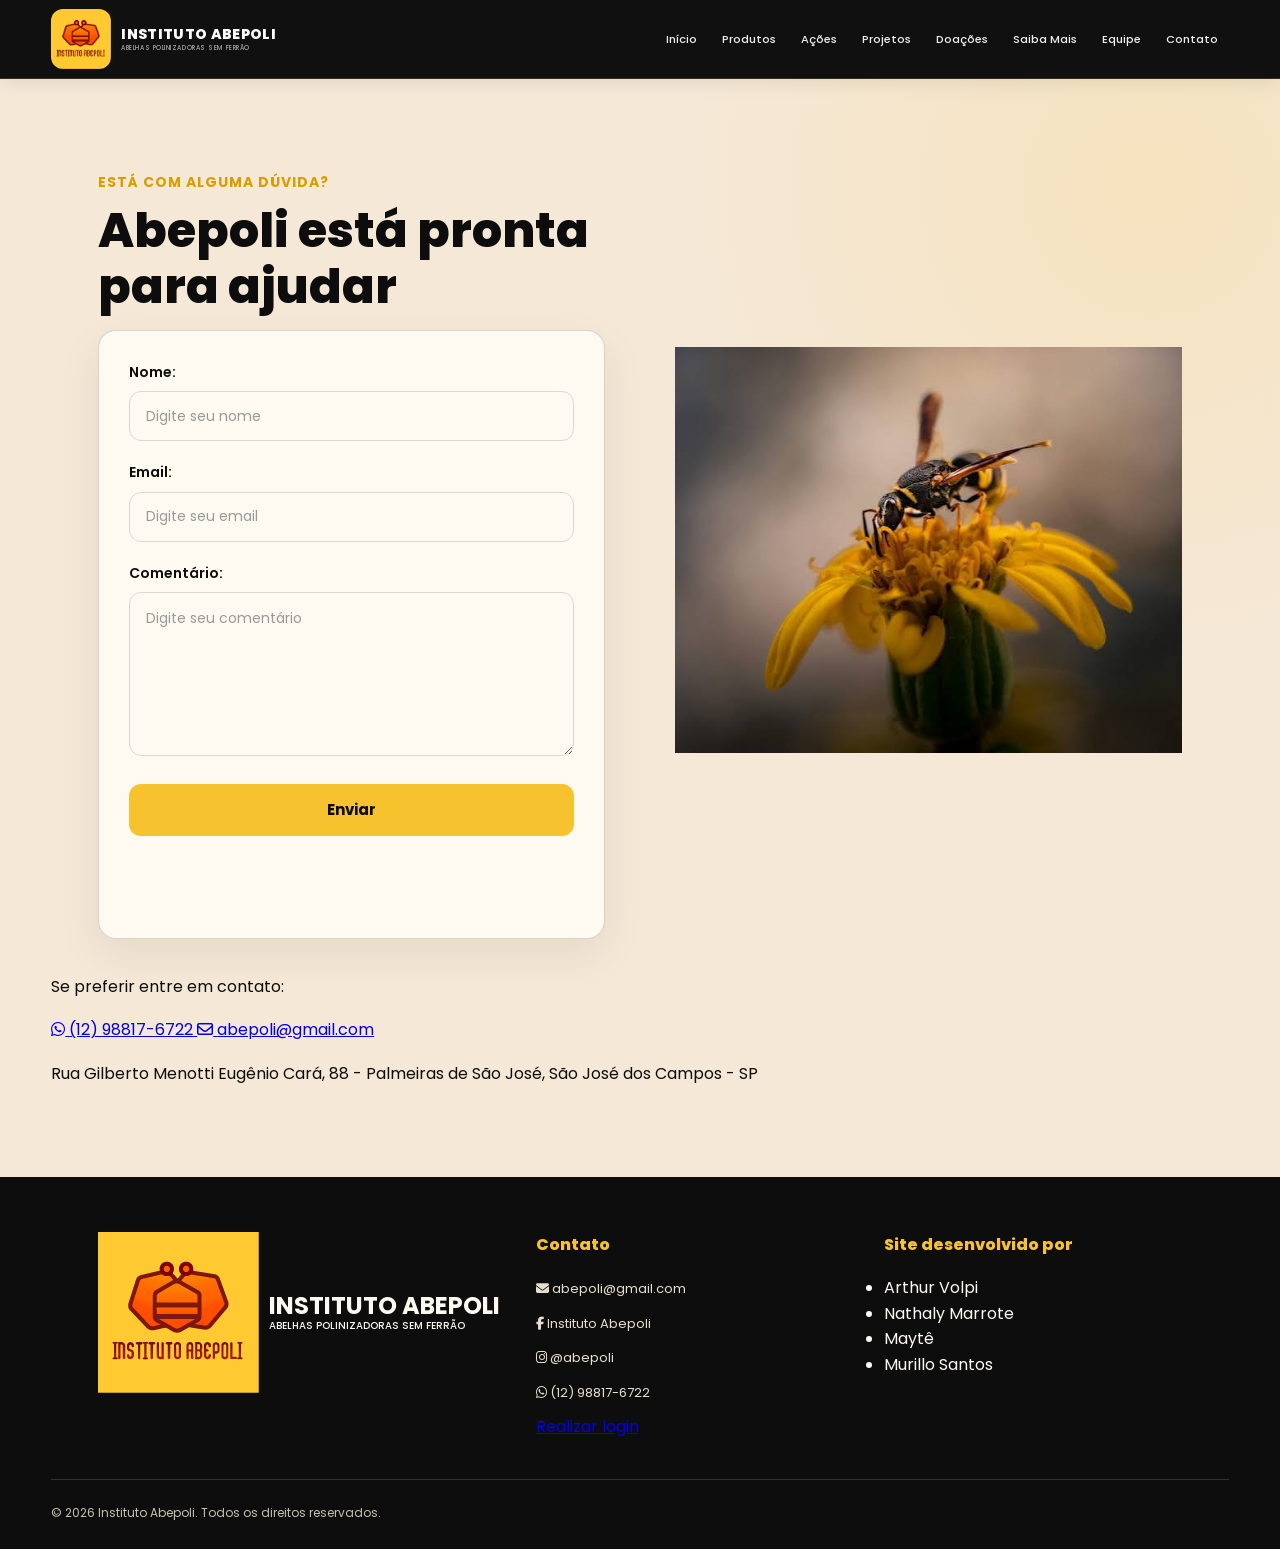
<file: Abepoli testes/7contato/contato.html>
<!DOCTYPE html>
<html lang="pt-BR">

<head>
    <meta charset="UTF-8">
    <meta name="viewport" content="width=device-width, initial-scale=1.0">

    <title>Instituto Abepoli - Abelhas Polinizadoras Sem Ferrão</title>

    <link rel="preconnect" href="https://fonts.googleapis.com">
    <link rel="preconnect" href="https://fonts.gstatic.com" crossorigin>

    <link
        href="https://fonts.googleapis.com/css2?family=Poppins:wght@300;400;500;600;700;800&display=swap"
        rel="stylesheet">

    <link
        rel="stylesheet"
        href="https://cdnjs.cloudflare.com/ajax/libs/font-awesome/6.5.1/css/all.min.css">

    <link rel="stylesheet" href="../7contato/contato.css">
</head>

<body>

    <!-- CABEÇALHO OFICIAL -->
    <header class="navbar">
        <div class="container nav-container">

            <a href="../1index/index.html" class="logo">
                <img
                    src="../images/logoabepoli.png"
                    alt="Logo Instituto Abepoli"
                    class="logo-icon">

                <div class="logo-text">
                    <span class="logo-title">INSTITUTO ABEPOLI</span>
                    <span class="logo-subtitle">ABELHAS POLINIZADORAS SEM FERRÃO</span>
                </div>
            </a>

            <button
                class="menu-toggle"
                id="menuToggle"
                aria-label="Abrir menu"
                aria-expanded="false">

                <i class="fa-solid fa-bars"></i>
            </button>

            <nav class="nav-menu" id="navMenu">
                 <a
                    href="../1index/index.html"
                    class="nav-link">

                    Início

                </a>


                <a
                    href="../2produtos/produtos.html"
                    class="nav-link">

                    Produtos

                </a>


                <a
                    href="../3ações/ações.html"
                    class="nav-link">

                    Ações

                </a>

<a
                    href="../8projetos/projeto.html"
                    class="nav-link">

                    Projetos

                </a>

                <a
                    href="../4doações/doações.html"
                    class="nav-link">

                    Doações

                </a>


                <a
                    href="../5saibamais/saiba-mais.html"
                    class="nav-link">

                    Saiba Mais

                </a>


                <a
                    href="../1index/index.html#equipe"
                    class="nav-link">

                    Equipe

                </a>


                <a
                    href="../7contato/contato.html"
                    class="nav-link">

                    Contato

                </a>

            </nav>

        </div>
    </header>

    <main>
        <section class="contact-section">
            <div class="container">
                <div class="contact-grid">

                    <!-- ÁREA DO FORMULÁRIO -->
                    <div class="contact-form-area">

                        <span class="section-label">
                            Está com alguma dúvida?
                        </span>

                        <h1>
                            Abepoli está pronta para ajudar
                        </h1>

                        <form
                            class="contact-form"
                            id="contactForm"
                            action="https://formspree.io/f/mnpjnojy"
                            method="POST">

                            <!-- NOME -->
                            <div class="form-group">
                                <label for="nome">Nome:</label>

                                <input
                                    type="text"
                                    id="nome"
                                    name="nome"
                                    placeholder="Digite seu nome"
                                    autocomplete="name"
                                    required>
                            </div>

                            <!-- EMAIL -->
                            <div class="form-group">
                                <label for="email">Email:</label>

                                <input
                                    type="email"
                                    id="email"
                                    name="email"
                                    placeholder="Digite seu email"
                                    autocomplete="email"
                                    required>
                            </div>

                            <!-- MENSAGEM -->
                            <div class="form-group">
                                <label for="comentario">Comentário:</label>

                                <textarea
                                    id="comentario"
                                    name="mensagem"
                                    placeholder="Digite seu comentário"
                                    rows="6"
                                    required></textarea>
                            </div>

                            <!-- ASSUNTO DO EMAIL -->
                            <input
                                type="hidden"
                                name="_subject"
                                value="Novo contato pelo site Instituto Abepoli">

                            <!-- BOTÃO ENVIAR -->
                            <button type="submit" class="btn-submit">
                                Enviar
                            </button>

                            <!-- MENSAGEM DE STATUS -->
                            <p
                                id="formStatus"
                                class="form-status"
                                aria-live="polite"></p>

                        </form>
                    </div>

                    <!-- IMAGEM -->
                    <div class="contact-image-area">
                        <div class="image-frame">
                            <img
                                src="../images/abelha3.jpg"
                                alt="Abelha do Instituto Abepoli">
                        </div>
                    </div>

                </div>

                <!-- INFORMAÇÕES DE CONTATO -->
                <div class="contact-info">

                    <p class="contact-intro">
                        Se preferir entre em
                        <span>contato</span>:
                    </p>

                    <div class="contact-buttons">

                        <!-- WHATSAPP -->
                        <a
                            href="https://wa.me/5512988176722"
                            target="_blank"
                            rel="noopener"
                            class="contact-button">

                            <i class="fa-brands fa-whatsapp"></i>

                            <span>(12) 98817-6722</span>
                        </a>

                        <!-- EMAIL -->
                        <a
                            href="mailto:abepoli@gmail.com"
                            class="contact-button">

                            <i class="fa-regular fa-envelope"></i>

                            <span>abepoli@gmail.com</span>
                        </a>

                    </div>

                    <p class="address">
                        Rua Gilberto Menotti Eugênio Cará, 88 -
                        Palmeiras de São José,
                        São José dos Campos - SP
                    </p>

                </div>

            </div>
        </section>
    </main>

    <!-- RODAPÉ -->
    <footer class="footer">
        <div class="container footer-content">

            <div class="footer-container">

                <!-- LOGO -->
                <div class="footer-col-logo">
                    <a
                        href="../1index/index.html"
                        class="logo logo-footer">

                        <img
                            src="../images/logoabepoli.png"
                            alt="Logo Instituto Abepoli"
                            class="logo-icon">

                        <div class="logo-text">
                            <span class="logo-title">INSTITUTO ABEPOLI</span>
                            <span class="logo-subtitle">ABELHAS POLINIZADORAS SEM FERRÃO</span>
                        </div>
                    </a>
                </div>

                <!-- CONTATO -->
                <div class="footer-column">

                    <h3 class="footer-title">Contato</h3>

                    <ul class="footer-links">

                        <li>
                            <a href="mailto:abepoli@gmail.com">
                                <i class="fa-solid fa-envelope"></i>
                                abepoli@gmail.com
                            </a>
                        </li>

                        <li>
                            <a href="#">
                                <i class="fa-brands fa-facebook-f"></i>
                                Instituto Abepoli
                            </a>
                        </li>

                        <li>
                            <a href="#">
                                <i class="fa-brands fa-instagram"></i>
                                @abepoli
                            </a>
                        </li>

                        <li>
                            <a
                                href="https://wa.me/5512988176722"
                                target="_blank"
                                rel="noopener">

                                <i class="fa-brands fa-whatsapp"></i>
                                (12) 98817-6722
                            </a>
                        </li>

                    </ul>

                    <a href="#" class="login-link">
                        Realizar login
                    </a>

                </div>

                <!-- EQUIPE -->
                <div class="footer-column">

                    <h3 class="footer-title">Site desenvolvido por</h3>

                    <ul class="footer-team">
                        <li>Arthur Volpi</li>
                        <li>Nathaly Marrote</li>
                        <li>Maytê</li>
                        <li>Murillo Santos</li>
                    </ul>

                </div>

            </div>

            <!-- COPYRIGHT -->
            <div class="footer-bottom">
                <p>
                    © 2026 Instituto Abepoli.
                    Todos os direitos reservados.
                </p>
            </div>

        </div>
    </footer>

    <script src="./contato.js"></script>

</body>
</html>
</file>
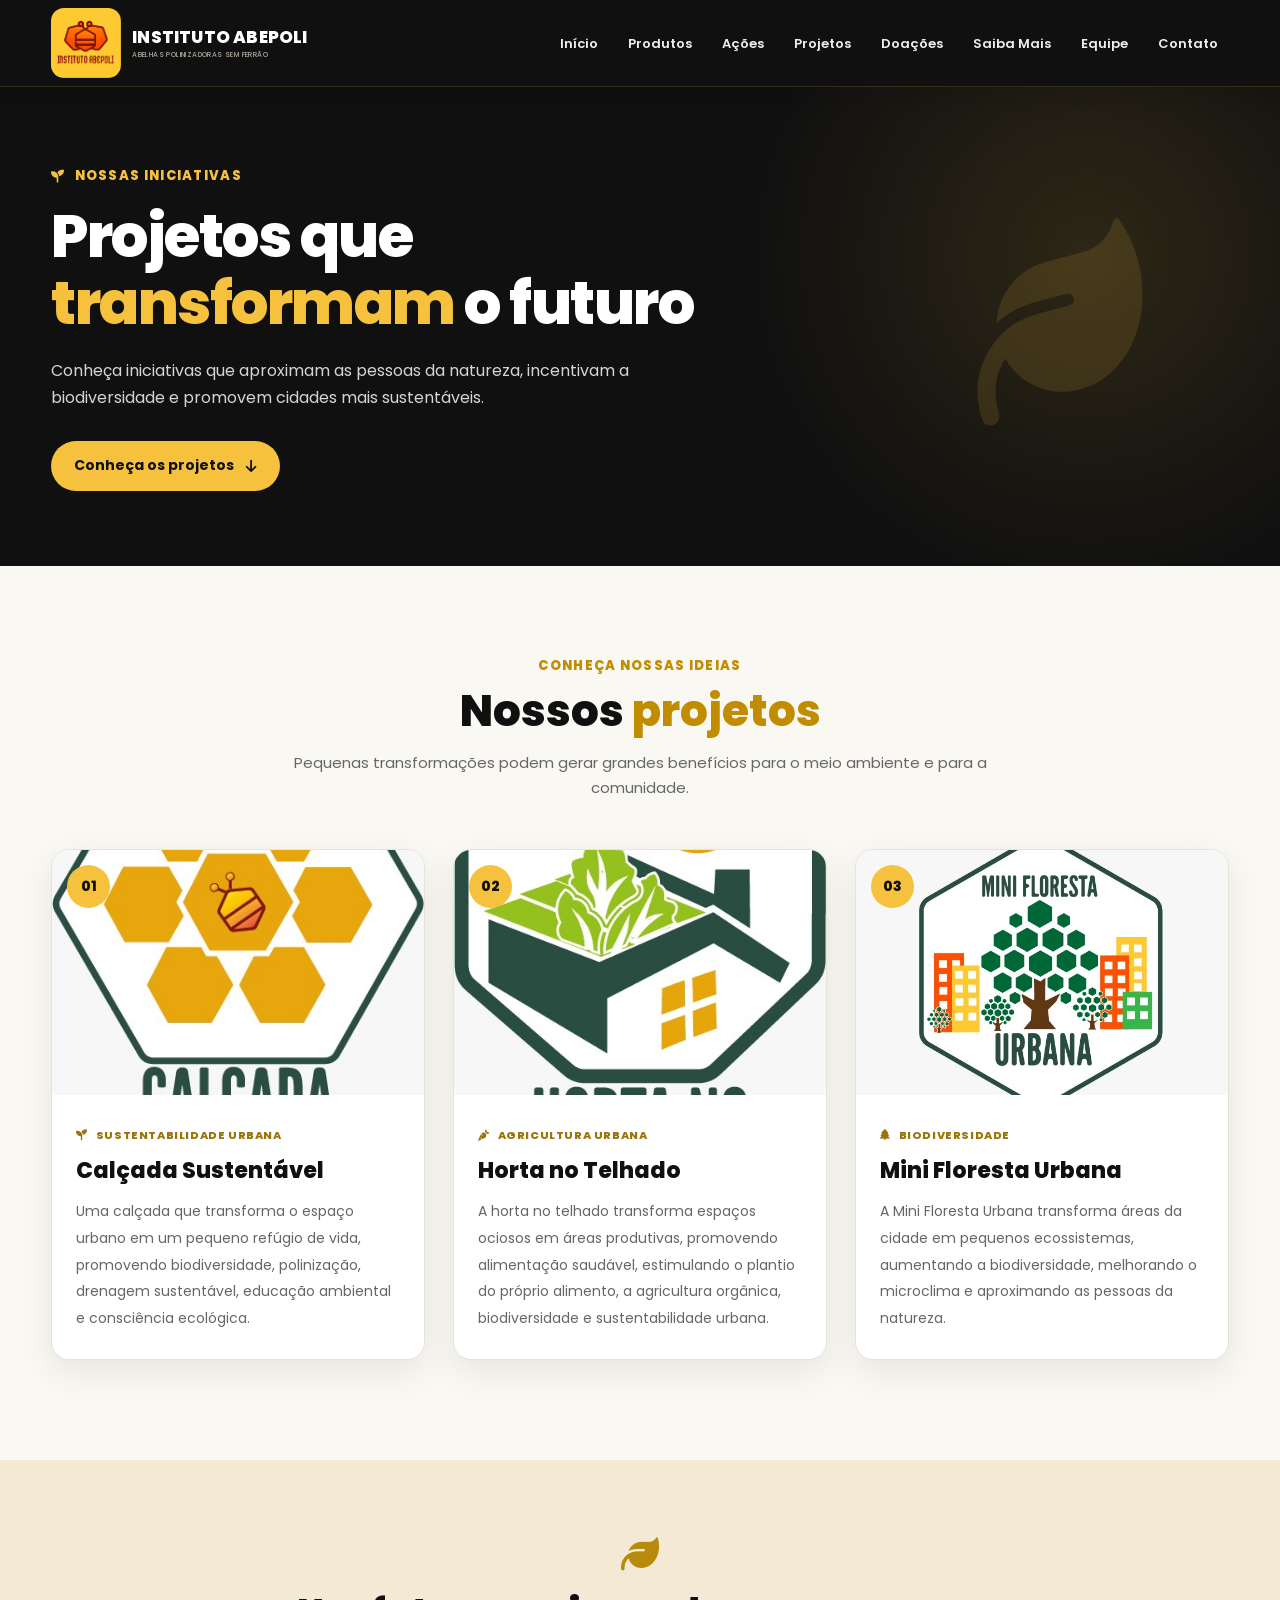
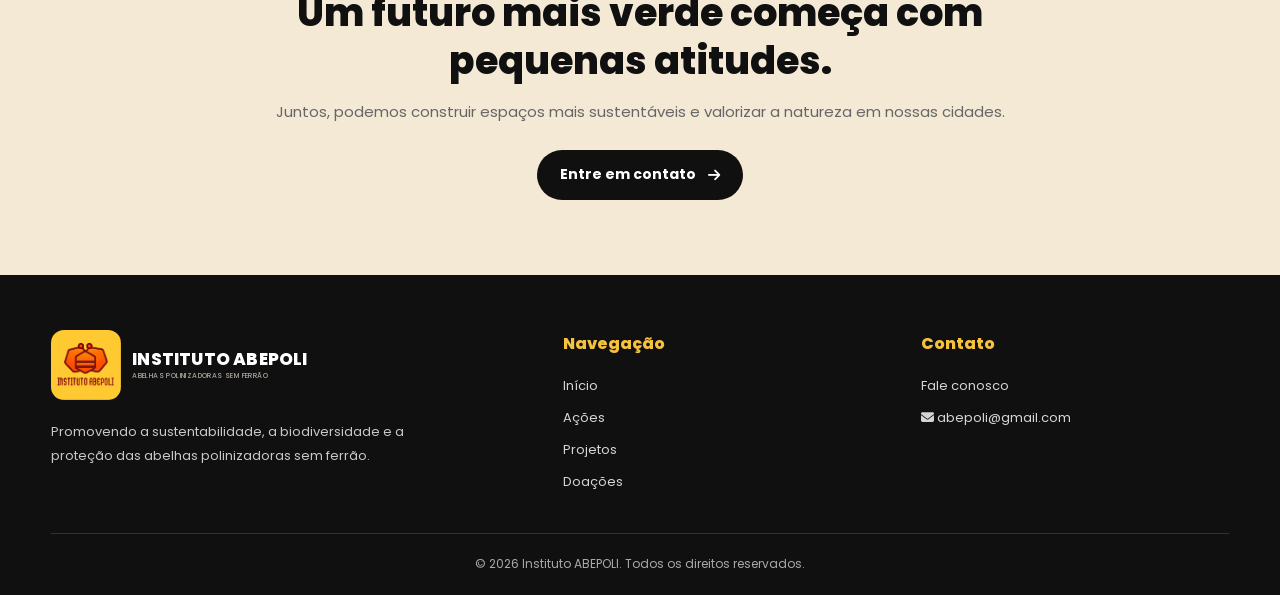
<file: Abepoli testes/8projetos/projeto.html>
<!DOCTYPE html>
<html lang="pt-BR">

<head>
    <meta charset="UTF-8">
    <meta name="viewport" content="width=device-width, initial-scale=1.0">

    <title>Projetos | Instituto ABEPOLI</title>

    <link rel="preconnect" href="https://fonts.googleapis.com">
    <link rel="preconnect" href="https://fonts.gstatic.com" crossorigin>

    <link
        href="https://fonts.googleapis.com/css2?family=Poppins:wght@300;400;500;600;700;800&display=swap"
        rel="stylesheet">

    <link
        rel="stylesheet"
        href="https://cdnjs.cloudflare.com/ajax/libs/font-awesome/6.5.1/css/all.min.css">

    <link rel="stylesheet" href="projeto.css">
</head>

<body>

    <!-- CABEÇALHO -->
    <header class="navbar">

        <div class="nav-container">

            <a href="../1index/index.html" class="logo">

                <img
                    src="../images/logoabepoli.png"
                    alt="Logo Instituto ABEPOLI"
                    class="logo-icon">

                <div class="logo-text">
                    <span class="logo-title">INSTITUTO ABEPOLI</span>
                    <span class="logo-subtitle">
                        ABELHAS POLINIZADORAS SEM FERRÃO
                    </span>
                </div>

            </a>

            <button
                class="menu-toggle"
                id="menuToggle"
                type="button"
                aria-label="Abrir menu"
                aria-expanded="false"
                aria-controls="navMenu">

                <i class="fa-solid fa-bars"></i>

            </button>

            <nav class="nav-menu" id="navMenu">

                 <a
                    href="../1index/index.html"
                    class="nav-link">

                    Início

                </a>


                <a
                    href="../2produtos/produtos.html"
                    class="nav-link">

                    Produtos

                </a>


                <a
                    href="../3ações/ações.html"
                    class="nav-link">

                    Ações

                </a>

<a
                    href="../8projetos/projeto.html"
                    class="nav-link">

                    Projetos

                </a>

                <a
                    href="../4doações/doações.html"
                    class="nav-link">

                    Doações

                </a>


                <a
                    href="../5saibamais/saiba-mais.html"
                    class="nav-link">

                    Saiba Mais

                </a>


                <a
                    href="../1index/index.html#equipe"
                    class="nav-link">

                    Equipe

                </a>


                <a
                    href="../7contato/contato.html"
                    class="nav-link">

                    Contato

                </a>


            </nav>

        </div>

    </header>


    <main>

        <!-- APRESENTAÇÃO -->
        <section class="projetos-hero">

            <div class="hero-content">

                <span class="section-label">
                    <i class="fa-solid fa-seedling"></i>
                    Nossas iniciativas
                </span>

                <h1>
                    Projetos que <span>transformam</span>
                    o futuro
                </h1>

                <p>
                    Conheça iniciativas que aproximam as pessoas da natureza,
                    incentivam a biodiversidade e promovem cidades mais
                    sustentáveis.
                </p>

                <a href="#lista-projetos" class="btn-primary">
                    Conheça os projetos
                    <i class="fa-solid fa-arrow-down"></i>
                </a>

            </div>

            <div class="hero-decoration" aria-hidden="true">
                <i class="fa-solid fa-leaf"></i>
            </div>

        </section>


        <!-- LISTA DE PROJETOS -->
        <section class="projetos-section" id="lista-projetos">

            <div class="section-heading">

                <span class="section-label">Conheça nossas ideias</span>

                <h2>
                    Nossos <span>projetos</span>
                </h2>

                <p>
                    Pequenas transformações podem gerar grandes benefícios
                    para o meio ambiente e para a comunidade.
                </p>

            </div>


            <div class="projetos-grid">

                <!-- PROJETO 1 -->
                <article class="projeto-card">

                    <div class="projeto-image">
                        <img
                            src="../images/calçadasustentavel.jpeg"
                            alt="Projeto de calçada sustentável"
                            loading="lazy">

                        <span class="projeto-number">01</span>
                    </div>

                    <div class="projeto-content">

                        <span class="projeto-category">
                            <i class="fa-solid fa-seedling"></i>
                            Sustentabilidade urbana
                        </span>

                        <h3>Calçada Sustentável</h3>

                        <p>
                            Uma calçada que transforma o espaço urbano em um
                            pequeno refúgio de vida, promovendo biodiversidade,
                            polinização, drenagem sustentável, educação
                            ambiental e consciência ecológica.
                        </p>

                    </div>

                </article>


                <!-- PROJETO 2 -->
                <article class="projeto-card">

                    <div class="projeto-image">
                        <img
                            src="../images/hortanotelhado.jpeg"
                            alt="Projeto de horta no telhado"
                            loading="lazy">

                        <span class="projeto-number">02</span>
                    </div>

                    <div class="projeto-content">

                        <span class="projeto-category">
                            <i class="fa-solid fa-carrot"></i>
                            Agricultura urbana
                        </span>

                        <h3>Horta no Telhado</h3>

                        <p>
                            A horta no telhado transforma espaços ociosos em
                            áreas produtivas, promovendo alimentação saudável,
                            estimulando o plantio do próprio alimento,
                            a agricultura orgânica, biodiversidade e
                            sustentabilidade urbana.
                        </p>

                    </div>

                </article>


                <!-- PROJETO 3 -->
                <article class="projeto-card">

                    <div class="projeto-image">
                        <img
                            src="../images/minifloresta.jpeg"
                            alt="Projeto de mini floresta urbana"
                            loading="lazy">

                        <span class="projeto-number">03</span>
                    </div>

                    <div class="projeto-content">

                        <span class="projeto-category">
                            <i class="fa-solid fa-tree"></i>
                            Biodiversidade
                        </span>

                        <h3>Mini Floresta Urbana</h3>

                        <p>
                            A Mini Floresta Urbana transforma áreas da cidade
                            em pequenos ecossistemas, aumentando a
                            biodiversidade, melhorando o microclima e
                            aproximando as pessoas da natureza.
                        </p>

                    </div>

                </article>

            </div>

        </section>


        <!-- CHAMADA FINAL -->
        <section class="projetos-cta">

            <div class="cta-content">

                <i class="fa-solid fa-leaf cta-icon"></i>

                <h2>
                    Um futuro mais verde começa com pequenas atitudes.
                </h2>

                <p>
                    Juntos, podemos construir espaços mais sustentáveis
                    e valorizar a natureza em nossas cidades.
                </p>

                <a href="../7contato/contato.html" class="btn-dark">
                    Entre em contato
                    <i class="fa-solid fa-arrow-right"></i>
                </a>

            </div>

        </section>

    </main>


    <!-- RODAPÉ -->
    <footer class="footer">

        <div class="footer-container">

            <div class="footer-brand">

                <a href="../1index/index.html" class="logo footer-logo">

                    <img
                        src="../images/logoabepoli.png"
                        alt="Logo Instituto ABEPOLI"
                        class="logo-icon">

                    <div class="logo-text">
                        <span class="logo-title">INSTITUTO ABEPOLI</span>
                        <span class="logo-subtitle">
                            ABELHAS POLINIZADORAS SEM FERRÃO
                        </span>
                    </div>

                </a>

                <p>
                    Promovendo a sustentabilidade, a biodiversidade
                    e a proteção das abelhas polinizadoras sem ferrão.
                </p>

            </div>


            <div class="footer-column">

                <h3>Navegação</h3>

                <a href="../1index/index.html">Início</a>
                <a href="../3ações/ações.html">Ações</a>
                <a href="projeto.html">Projetos</a>
                <a href="../4doações/doações.html">Doações</a>

            </div>


            <div class="footer-column">

                <h3>Contato</h3>

                <a href="../7contato/contato.html">
                    Fale conosco
                </a>

                <a href="mailto:abepoli@gmail.com">
                    <i class="fa-solid fa-envelope"></i>
                    abepoli@gmail.com
                </a>

            </div>

        </div>


        <div class="footer-bottom">

            <p>
                © 2026 Instituto ABEPOLI. Todos os direitos reservados.
            </p>

        </div>

    </footer>


    <script>
        const menuToggle = document.getElementById("menuToggle");
        const navMenu = document.getElementById("navMenu");

        menuToggle.addEventListener("click", function () {
            const menuAberto = navMenu.classList.toggle("active");

            menuToggle.setAttribute("aria-expanded", menuAberto);
            menuToggle.setAttribute(
                "aria-label",
                menuAberto ? "Fechar menu" : "Abrir menu"
            );

            menuToggle.innerHTML = menuAberto
                ? '<i class="fa-solid fa-xmark"></i>'
                : '<i class="fa-solid fa-bars"></i>';
        });

        navMenu.querySelectorAll("a").forEach(function (link) {
            link.addEventListener("click", function () {
                navMenu.classList.remove("active");
                menuToggle.setAttribute("aria-expanded", "false");
                menuToggle.setAttribute("aria-label", "Abrir menu");
                menuToggle.innerHTML = '<i class="fa-solid fa-bars"></i>';
            });
        });
    </script>

</body>
</html>
</file>
<file: Abepoli testes/3ações/ações.css>
/* ========================================
   INSTITUTO ABEPOLI — IDENTIDADE VISUAL
   Paleta: preto, marrom, amarelo mel e bege
======================================== */

@import url('https://fonts.googleapis.com/css2?family=Poppins:wght@300;400;500;600;700;800&display=swap');

:root {
    --preto: #0D0D0D;
    --preto-suave: #151515;
    --marrom: #2E241B;
    --amarelo: #FFC52E;
    --amarelo-escuro: #E5A900;
    --bege: #F5EBD7;
    --bege-claro: #FBF5E8;
    --branco: #FFFFFF;
    --cinza: #BDB7AA;
    --texto: #171717;
    --borda: rgba(255, 197, 46, 0.25);
    --transicao: 0.35s ease;
}

/* ========================================
   RESET E CONFIGURAÇÕES GERAIS
======================================== */

* {
    margin: 0;
    padding: 0;
    box-sizing: border-box;
}

html {
    scroll-behavior: smooth;
    scroll-padding-top: 100px;
}

body {
    font-family: "Poppins", sans-serif;
    background: var(--bege);
    color: var(--texto);
    line-height: 1.7;
    overflow-x: hidden;
}

body,
button,
a {
    -webkit-tap-highlight-color: transparent;
}

a {
    color: inherit;
    text-decoration: none;
}

img {
    display: block;
    max-width: 100%;
}

button {
    font-family: inherit;
}

.container {
    width: min(1180px, 90%);
    margin: 0 auto;
}

::selection {
    background: var(--amarelo);
    color: var(--preto);
}

/* ========================================
   CABEÇALHO PRETO E SÓLIDO
======================================== */

.navbar {
    position: sticky;
    top: 0;
    z-index: 1000;
    width: 100%;
    min-height: 82px;
    display: flex;
    align-items: center;
    background-color: #0D0D0D;
    border-bottom: 1px solid rgba(255, 197, 46, 0.18);
}

.nav-container {
    position: relative;
    width: 90%;
    max-width: 1280px;
    min-height: 82px;
    margin: 0 auto;
    display: flex;
    align-items: center;
    justify-content: space-between;
    gap: 30px;
}

.logo {
    display: flex;
    align-items: center;
    gap: 12px;
    flex-shrink: 0;
    color: var(--branco);
    font-size: 16px;
    font-weight: 800;
    text-transform: uppercase;
    letter-spacing: 0.3px;
}

.logo img {
    width: 54px;
    height: 54px;
    object-fit: contain;
    border-radius: 12px;
}

.logo-text {
    display: flex;
    flex-direction: column;
    line-height: 1.4;
}

.logo-title {
    color: var(--branco);
    font-size: 15px;
    font-weight: 800;
}

.logo-subtitle {
    color: var(--amarelo);
    font-size: 9px;
    font-weight: 600;
    letter-spacing: 0.7px;
}

.navbar nav {
    display: flex;
    align-items: center;
}

.nav-menu {
    display: flex;
    align-items: center;
    gap: 28px;
    list-style: none;
}

.nav-menu a {
    position: relative;
    display: inline-block;
    padding: 10px 0;
    color: #E4E0D8;
    font-size: 12px;
    font-weight: 600;
    transition: color var(--transicao);
}

.nav-menu a::after {
    content: "";
    position: absolute;
    left: 0;
    bottom: 3px;
    width: 0;
    height: 2px;
    background: var(--amarelo);
    transition: width var(--transicao);
}

.nav-menu a:hover,
.nav-menu a.active {
    color: var(--amarelo);
}

.nav-menu a:hover::after,
.nav-menu a.active::after {
    width: 100%;
}

.menu-toggle {
    display: none;
    align-items: center;
    justify-content: center;
    width: 44px;
    height: 44px;
    border: 1px solid var(--borda);
    border-radius: 10px;
    background: var(--preto);
    color: var(--amarelo);
    font-size: 21px;
    cursor: pointer;
}

/* ========================================
   BOTÕES
======================================== */

.btn {
    display: inline-flex;
    align-items: center;
    justify-content: center;
    gap: 12px;
    min-height: 46px;
    padding: 12px 22px;
    border: 1px solid transparent;
    border-radius: 50px;
    font-size: 12px;
    font-weight: 700;
    transition:
        background var(--transicao),
        color var(--transicao),
        border-color var(--transicao),
        transform var(--transicao);
}

.btn i {
    font-size: 12px;
    transition: transform var(--transicao);
}

.btn:hover i {
    transform: translateX(4px);
}

.btn-primary {
    background: var(--amarelo);
    color: var(--preto);
}

.btn-primary:hover {
    background: var(--branco);
    color: var(--preto);
    transform: translateY(-3px);
}

.btn-dark {
    background: var(--preto);
    color: var(--branco);
}

.btn-dark:hover {
    background: var(--amarelo);
    color: var(--preto);
    transform: translateY(-3px);
}

/* ========================================
   HERO — CAPA PRINCIPAL
======================================== */

.hero {
    position: relative;
    min-height: 590px;
    display: flex;
    align-items: center;
    overflow: hidden;
    isolation: isolate;
    background-color: var(--preto);
    background-image: url("../images/abelha1.jpg");
    background-size: cover;
    background-position: center 48%;
}

.hero::before {
    content: "";
    position: absolute;
    inset: 0;
    z-index: -1;
    background: linear-gradient(
        90deg,
        rgba(13, 13, 13, 0.98) 0%,
        rgba(13, 13, 13, 0.92) 32%,
        rgba(13, 13, 13, 0.65) 55%,
        rgba(13, 13, 13, 0.16) 100%
    );
}

.hero-overlay {
    position: absolute;
    inset: 0;
    z-index: -1;
    background: linear-gradient(
        0deg,
        rgba(13, 13, 13, 0.42),
        transparent 40%
    );
}

.hero-content {
    position: relative;
    z-index: 2;
    padding-top: 85px;
    padding-bottom: 85px;
    color: var(--branco);
}

.hero-tag {
    display: inline-flex;
    align-items: center;
    gap: 10px;
    margin-bottom: 23px;
    color: var(--amarelo);
    font-size: 11px;
    font-weight: 800;
    letter-spacing: 2px;
    text-transform: uppercase;
}

.hero-tag i {
    font-size: 15px;
}

.hero h1 {
    max-width: 720px;
    margin-bottom: 25px;
    color: var(--branco);
    font-size: clamp(42px, 5.7vw, 72px);
    font-weight: 800;
    line-height: 1.08;
    letter-spacing: -2.8px;
}

.hero h1 span {
    display: block;
    color: var(--amarelo);
}

.hero p {
    max-width: 560px;
    margin-bottom: 30px;
    color: #E0DDD5;
    font-size: 14px;
    line-height: 1.95;
}

.hero-content > .btn {
    margin-top: 3px;
}

/* ========================================
   TÍTULOS DAS SEÇÕES
======================================== */

.section-title {
    max-width: 680px;
    margin: 0 auto 55px;
    text-align: center;
}

.section-title > span {
    display: block;
    margin-bottom: 13px;
    color: #94701A;
    font-size: 10px;
    font-weight: 800;
    letter-spacing: 2.2px;
    text-transform: uppercase;
}

.section-title > span::before {
    content: "";
    display: inline-block;
    width: 19px;
    height: 2px;
    margin: 0 10px 3px 0;
    background: var(--amarelo-escuro);
}

.section-title h2 {
    margin-bottom: 18px;
    color: var(--preto);
    font-size: clamp(30px, 4vw, 45px);
    font-weight: 800;
    line-height: 1.2;
    letter-spacing: -1.5px;
}

.section-title h2 strong {
    color: #B88912;
}

.section-title p {
    color: #625A4D;
    font-size: 13px;
    line-height: 1.9;
}

/* ========================================
   INTRODUÇÃO E CARDS DE AÇÕES
======================================== */

.intro {
    position: relative;
    padding: 105px 0 115px;
    background: var(--bege);
}

.intro .section-title {
    margin-bottom: 60px;
}

.actions-grid {
    display: grid;
    grid-template-columns: repeat(3, minmax(0, 1fr));
    gap: 20px;
}

.action-card {
    position: relative;
    min-height: 270px;
    padding: 33px 28px;
    overflow: hidden;
    background: var(--bege-claro);
    border: 1px solid rgba(46, 36, 27, 0.10);
    border-radius: 15px;
    transition:
        transform var(--transicao),
        border-color var(--transicao),
        background var(--transicao),
        box-shadow var(--transicao);
}

.action-card::after {
    content: "";
    position: absolute;
    top: -35px;
    right: -35px;
    width: 100px;
    height: 100px;
    border: 1px solid rgba(229, 169, 0, 0.16);
    transform: rotate(30deg);
    pointer-events: none;
    transition: transform var(--transicao);
}

.action-card:hover {
    transform: translateY(-7px);
    border-color: rgba(229, 169, 0, 0.65);
    background: #FFF9EC;
    box-shadow: 0 18px 35px rgba(46, 36, 27, 0.08);
}

.action-card:hover::after {
    transform: rotate(60deg) scale(1.15);
}

.action-icon {
    width: 53px;
    height: 53px;
    display: flex;
    align-items: center;
    justify-content: center;
    margin-bottom: 23px;
    border: 1px solid rgba(229, 169, 0, 0.45);
    border-radius: 14px;
    background: rgba(255, 197, 46, 0.15);
    color: #A87800;
    font-size: 22px;
    transition: var(--transicao);
}

.action-card:hover .action-icon {
    background: var(--amarelo);
    color: var(--preto);
    transform: translateY(-3px);
}

.action-card h3 {
    margin-bottom: 12px;
    color: var(--preto);
    font-size: 17px;
    font-weight: 700;
    line-height: 1.45;
}

.action-card p {
    color: #6C6458;
    font-size: 12px;
    line-height: 1.9;
}

/* ========================================
   DESTAQUE — POR QUE AGIR?
======================================== */

.highlight {
    position: relative;
    padding: 100px 0;
    overflow: hidden;
    background: var(--preto);
    color: var(--branco);
}

.highlight::before {
    content: "";
    position: absolute;
    top: -120px;
    right: -80px;
    width: 300px;
    height: 300px;
    border: 1px solid rgba(255, 197, 46, 0.15);
    transform: rotate(30deg);
    pointer-events: none;
}

.highlight-grid {
    display: grid;
    grid-template-columns: 1fr 1fr;
    align-items: center;
    gap: 75px;
}

.highlight-image {
    position: relative;
    min-width: 0;
    overflow: hidden;
    border-radius: 16px;
    background: var(--marrom);
}

.highlight-image::after {
    content: "";
    position: absolute;
    inset: 0;
    border: 1px solid rgba(255, 197, 46, 0.18);
    border-radius: inherit;
    pointer-events: none;
}

.highlight-image img {
    width: 100%;
    height: 460px;
    object-fit: cover;
    transition: transform 0.7s ease;
}

.highlight-image:hover img {
    transform: scale(1.05);
}

.highlight-content > span {
    display: block;
    margin-bottom: 14px;
    color: var(--amarelo);
    font-size: 10px;
    font-weight: 800;
    letter-spacing: 2px;
    text-transform: uppercase;
}

.highlight-content h2 {
    margin-bottom: 25px;
    color: var(--branco);
    font-size: clamp(32px, 4vw, 48px);
    font-weight: 800;
    line-height: 1.16;
    letter-spacing: -1.6px;
}

.highlight-content h2 strong {
    color: var(--amarelo);
}

.highlight-content p {
    margin-bottom: 17px;
    color: #C7C3BA;
    font-size: 12px;
    line-height: 2;
}

.highlight-content .btn {
    margin-top: 14px;
}

/* ========================================
   PROCESSO — ETAPAS DAS AÇÕES
======================================== */

.process {
    padding: 105px 0 115px;
    background: var(--bege-claro);
}

.process-grid {
    display: grid;
    grid-template-columns: repeat(4, minmax(0, 1fr));
    gap: 18px;
}

.process-card {
    position: relative;
    padding: 32px 23px;
    overflow: hidden;
    background: var(--bege);
    border: 1px solid rgba(46, 36, 27, 0.10);
    border-radius: 14px;
    transition:
        transform var(--transicao),
        border-color var(--transicao),
        box-shadow var(--transicao);
}

.process-card:hover {
    transform: translateY(-6px);
    border-color: rgba(229, 169, 0, 0.65);
    box-shadow: 0 14px 30px rgba(46, 36, 27, 0.07);
}

.process-number {
    width: 51px;
    height: 51px;
    display: flex;
    align-items: center;
    justify-content: center;
    margin-bottom: 25px;
    border-radius: 50%;
    background: var(--amarelo);
    color: var(--preto);
    font-size: 15px;
    font-weight: 800;
}

.process-card h3 {
    margin-bottom: 12px;
    color: var(--preto);
    font-size: 17px;
    font-weight: 700;
}

.process-card p {
    color: #6C6458;
    font-size: 12px;
    line-height: 1.9;
}

/* ========================================
   GALERIA DE IMAGENS
======================================== */

.gallery {
    padding: 105px 0 115px;
    background: var(--bege);
}

.gallery-grid {
    display: grid;
    grid-template-columns: repeat(3, minmax(0, 1fr));
    grid-auto-rows: 235px;
    gap: 17px;
}

.gallery-item {
    position: relative;
    min-width: 0;
    overflow: hidden;
    background: var(--marrom);
    border-radius: 12px;
    isolation: isolate;
}

.gallery-item.large {
    grid-row: span 2;
}

.gallery-item::after {
    content: "";
    position: absolute;
    inset: 0;
    z-index: 1;
    border: 1px solid rgba(255, 197, 46, 0.15);
    border-radius: inherit;
    pointer-events: none;
}

.gallery-item img {
    width: 100%;
    height: 100%;
    object-fit: cover;
    transition: transform 0.65s ease;
}

.gallery-item:hover img {
    transform: scale(1.07);
}

/* ========================================
   CHAMADA FINAL — DOAÇÕES
======================================== */

.cta {
    position: relative;
    padding: 85px 0;
    overflow: hidden;
    background:
        radial-gradient(
            ellipse at 50% 130%,
            rgba(255, 197, 46, 0.10),
            transparent 60%
        ),
        var(--preto);
    text-align: center;
    color: var(--branco);
    isolation: isolate;
}

.cta::before,
.cta::after {
    content: "";
    position: absolute;
    z-index: -1;
    width: 160px;
    height: 185px;
    border: 1px solid rgba(255, 197, 46, 0.24);
    clip-path: polygon(
        50% 0,
        100% 25%,
        100% 75%,
        50% 100%,
        0 75%,
        0 25%
    );
}

.cta::before {
    left: 5%;
    top: 15%;
}

.cta::after {
    right: 5%;
    bottom: 8%;
}

.cta span {
    display: block;
    margin-bottom: 13px;
    color: var(--amarelo);
    font-size: 10px;
    font-weight: 800;
    letter-spacing: 2px;
    text-transform: uppercase;
}

.cta h2 {
    max-width: 760px;
    margin: 0 auto 20px;
    color: var(--branco);
    font-size: clamp(32px, 4.5vw, 48px);
    font-weight: 800;
    line-height: 1.2;
    letter-spacing: -1.5px;
}

.cta h2 strong {
    color: var(--amarelo);
}

.cta p {
    max-width: 590px;
    margin: 0 auto 28px;
    color: #C7C3BA;
    font-size: 12px;
    line-height: 1.9;
}

.cta .btn {
    background: var(--amarelo);
    color: var(--preto);
}

.cta .btn:hover {
    background: var(--branco);
    color: var(--preto);
}

/* ========================================
   RODAPÉ BEGE E SÓLIDO
======================================== */

.site-footer {
    position: relative;
    padding: 55px 0 22px;
    background-color: #F5EBD7;
    color: var(--preto);
}

.footer-grid {
    display: grid;
    grid-template-columns: 1.5fr 0.8fr 0.9fr;
    gap: 65px;
    padding-bottom: 42px;
}

.footer-logo {
    display: inline-flex;
    align-items: center;
    gap: 12px;
    margin-bottom: 20px;
    color: var(--preto);
    font-size: 15px;
    font-weight: 800;
    text-transform: uppercase;
}

.footer-logo img {
    width: 50px;
    height: 50px;
    object-fit: contain;
}

.footer-brand p {
    max-width: 330px;
    color: #6C6458;
    font-size: 12px;
    line-height: 1.9;
}

.footer-column {
    display: flex;
    flex-direction: column;
    align-items: flex-start;
    gap: 10px;
}

.footer-column h3 {
    margin-bottom: 10px;
    color: var(--preto);
    font-size: 13px;
    font-weight: 800;
}

.footer-column a {
    color: #625A4D;
    font-size: 12px;
    transition:
        color var(--transicao),
        transform var(--transicao);
}

.footer-column a:hover {
    color: #A87800;
    transform: translateX(4px);
}

.footer-bottom {
    padding-top: 20px;
    border-top: 1px solid rgba(46, 36, 27, 0.15);
    text-align: center;
}

.footer-bottom p {
    color: #71695D;
    font-size: 10px;
}

/* ========================================
   BOTÃO VOLTAR AO TOPO
======================================== */

.back-top {
    position: fixed;
    right: 25px;
    bottom: 25px;
    z-index: 900;
    width: 46px;
    height: 46px;
    display: flex;
    align-items: center;
    justify-content: center;
    border: 1px solid rgba(255, 197, 46, 0.35);
    border-radius: 50%;
    background: var(--amarelo);
    color: var(--preto);
    font-size: 15px;
    cursor: pointer;
    opacity: 0;
    visibility: hidden;
    transform: translateY(12px);
    transition: var(--transicao);
    box-shadow: 0 8px 25px rgba(13, 13, 13, 0.15);
}

.back-top.show {
    opacity: 1;
    visibility: visible;
    transform: translateY(0);
}

.back-top:hover {
    background: var(--preto);
    color: var(--amarelo);
    transform: translateY(-4px);
}

/* ========================================
   ANIMAÇÕES DE ENTRADA
======================================== */

.reveal {
    opacity: 0;
    transform: translateY(25px);
    transition:
        opacity 0.7s ease,
        transform 0.7s ease;
}

.reveal.visible {
    opacity: 1;
    transform: translateY(0);
}

@media (prefers-reduced-motion: reduce) {
    *,
    *::before,
    *::after {
        scroll-behavior: auto !important;
        animation-duration: 0.01ms !important;
        transition-duration: 0.01ms !important;
    }

    .reveal {
        opacity: 1;
        transform: none;
    }
}

/* ========================================
   TABLETS
======================================== */

@media (max-width: 1000px) {
    .container {
        width: 92%;
    }

    .nav-container {
        gap: 18px;
    }

    .logo {
        font-size: 13px;
        gap: 9px;
    }

    .logo img {
        width: 47px;
        height: 47px;
    }

    .nav-menu {
        gap: 17px;
    }

    .nav-menu a {
        font-size: 11px;
    }

    .hero {
        min-height: 540px;
    }

    .actions-grid {
        grid-template-columns: repeat(2, minmax(0, 1fr));
    }

    .highlight-grid {
        gap: 40px;
    }

    .highlight-image img {
        height: 400px;
    }

    .process-grid {
        grid-template-columns: repeat(2, minmax(0, 1fr));
    }

    .footer-grid {
        gap: 35px;
    }
}

/* ========================================
   CELULARES E MENU RESPONSIVO
======================================== */

@media (max-width: 800px) {
    .navbar {
        min-height: 74px;
    }

    .nav-container {
        min-height: 74px;
    }

    .menu-toggle {
        display: flex;
    }

    .navbar nav {
        display: block;
    }

    .nav-menu {
        position: absolute;
        top: 100%;
        left: 0;
        right: 0;
        display: none;
        flex-direction: column;
        align-items: stretch;
        gap: 0;
        padding: 12px 5% 20px;
        background-color: #0D0D0D;
        border-top: 1px solid rgba(255, 197, 46, 0.25);
        border-bottom: 1px solid rgba(255, 197, 46, 0.25);
        box-shadow: 0 15px 25px rgba(0, 0, 0, 0.22);
    }

    .nav-menu.active {
        display: flex;
    }

    .nav-menu li {
        width: 100%;
    }

    .nav-menu a {
        display: block;
        width: 100%;
        padding: 13px 0;
        font-size: 13px;
    }

    .nav-menu a::after {
        bottom: 6px;
    }

    .hero {
        min-height: 550px;
        background-position: 60% center;
    }

    .hero::before {
        background: linear-gradient(
            90deg,
            rgba(13, 13, 13, 0.96) 0%,
            rgba(13, 13, 13, 0.82) 60%,
            rgba(13, 13, 13, 0.48) 100%
        );
    }

    .hero-content {
        padding-top: 75px;
        padding-bottom: 75px;
    }

    .highlight-grid {
        grid-template-columns: 1fr;
        gap: 38px;
    }

    .highlight-image {
        order: 2;
    }

    .highlight-content {
        order: 1;
    }

    .highlight-image img {
        height: 390px;
    }

    .gallery-grid {
        grid-auto-rows: 210px;
    }

    .footer-grid {
        grid-template-columns: 1fr 1fr;
        gap: 35px;
    }

    .footer-brand {
        grid-column: 1 / -1;
    }
}

/* ========================================
   CELULARES PEQUENOS
======================================== */

@media (max-width: 550px) {
    .container {
        width: 90%;
    }

    .logo {
        font-size: 12px;
    }

    .logo img {
        width: 43px;
        height: 43px;
    }

    .logo-title {
        font-size: 12px;
    }

    .logo-subtitle {
        font-size: 7px;
        letter-spacing: 0.3px;
    }

    .hero {
        min-height: 530px;
        background-position: 62% center;
    }

    .hero-content {
        padding-top: 65px;
        padding-bottom: 65px;
    }

    .hero-tag {
        margin-bottom: 19px;
        font-size: 10px;
    }

    .hero h1 {
        font-size: clamp(37px, 10vw, 48px);
        letter-spacing: -1.8px;
    }

    .hero p {
        max-width: 100%;
        font-size: 12px;
        line-height: 1.9;
    }

    .btn {
        min-height: 44px;
        padding: 12px 18px;
        font-size: 11px;
    }

    .intro,
    .process,
    .gallery {
        padding: 75px 0;
    }

    .section-title {
        margin-bottom: 38px;
    }

    .section-title h2 {
        font-size: 31px;
        letter-spacing: -1px;
    }

    .section-title p {
        font-size: 12px;
    }

    .actions-grid {
        grid-template-columns: 1fr;
        gap: 15px;
    }

    .action-card {
        min-height: auto;
        padding: 27px 24px;
    }

    .action-card h3 {
        font-size: 16px;
    }

    .action-card p {
        font-size: 12px;
    }

    .highlight {
        padding: 75px 0;
    }

    .highlight-content h2 {
        font-size: 34px;
    }

    .highlight-content p {
        font-size: 12px;
    }

    .highlight-image img {
        height: 290px;
    }

    .process-grid {
        grid-template-columns: 1fr;
        gap: 14px;
    }

    .process-card {
        padding: 25px;
    }

    .process-number {
        margin-bottom: 17px;
    }

    .gallery-grid {
        grid-template-columns: repeat(2, minmax(0, 1fr));
        grid-auto-rows: 170px;
        gap: 11px;
    }

    .gallery-item.large {
        grid-row: span 2;
    }

    .cta {
        padding: 70px 0;
    }

    .cta::before,
    .cta::after {
        width: 85px;
        height: 100px;
        opacity: 0.6;
    }

    .cta h2 {
        font-size: 32px;
        letter-spacing: -0.8px;
    }

    .cta p {
        font-size: 12px;
    }

    .site-footer {
        padding-top: 42px;
    }

    .footer-grid {
        grid-template-columns: 1fr 1fr;
        gap: 30px 18px;
    }

    .footer-brand {
        grid-column: 1 / -1;
    }

    .footer-logo {
        font-size: 13px;
    }

    .footer-column h3 {
        font-size: 12px;
    }

    .footer-column a {
        font-size: 11px;
    }

    .footer-bottom p {
        font-size: 9px;
    }

    .back-top {
        right: 16px;
        bottom: 16px;
        width: 42px;
        height: 42px;
    }
}

/* ========================================
   TELAS MUITO PEQUENAS
======================================== */

@media (max-width: 360px) {
    .logo {
        font-size: 10px;
    }

    .logo img {
        width: 38px;
        height: 38px;
    }

    .logo-title {
        font-size: 10px;
    }

    .logo-subtitle {
        font-size: 6px;
    }

    .hero h1 {
        font-size: 35px;
    }

    .gallery-grid {
        grid-auto-rows: 145px;
    }

    .footer-grid {
        grid-template-columns: 1fr;
    }
}
</file>
<file: Abepoli testes/4doações/doações.css>
/* ========================================
   INSTITUTO ABEPOLI — PÁGINA DE DOAÇÕES
   Identidade: preto, amarelo e creme
======================================== */

:root {
    --black: #090909;
    --black-soft: #141414;
    --black-card: #1c1c1c;
    --yellow: #f6c32f;
    --yellow-light: #ffda69;
    --cream: #f7ead3;
    --cream-light: #fffaf1;
    --cream-dark: #ead9b9;
    --text: #17130e;
    --muted: #6b6255;
    --white: #ffffff;
    --radius: 18px;
    --transition: 0.3s ease;
}

* {
    margin: 0;
    padding: 0;
    box-sizing: border-box;
}

html {
    scroll-behavior: smooth;
    scroll-padding-top: 100px;
}

body {
    font-family: "Poppins", sans-serif;
    background: var(--cream-light);
    color: var(--text);
    line-height: 1.7;
    overflow-x: hidden;
}

img {
    display: block;
    max-width: 100%;
}

a {
    color: inherit;
    text-decoration: none;
}

button,
input,
textarea {
    font: inherit;
}

.container {
    width: min(1180px, 90%);
    margin-inline: auto;
}

section {
    position: relative;
}

/* ========================================
   CABEÇALHO
======================================== */

.navbar {
    width: 100%;
    position: sticky;
    top: 0;
    z-index: 1000;
    background: rgba(9, 9, 9, 0.97);
    border-bottom: 3px solid var(--yellow);
    backdrop-filter: blur(12px);
}

.nav-container {
    min-height: 104px;
    display: flex;
    align-items: center;
    justify-content: space-between;
    gap: 30px;
}

.logo {
    display: flex;
    align-items: center;
    gap: 15px;
    flex-shrink: 0;
}

.logo-icon {
    width: 86px;
    height: 86px;
    object-fit: contain;
}

.logo-text {
    display: flex;
    flex-direction: column;
    line-height: 1.35;
}

.logo-title {
    font-size: 17px;
    font-weight: 800;
    color: var(--yellow);
    letter-spacing: 1px;
}

.logo-subtitle {
    margin-top: 4px;
    font-size: 9px;
    font-weight: 500;
    letter-spacing: 1.1px;
    color: #f5eee1;
}

.nav-menu {
    display: flex;
    align-items: center;
    gap: 27px;
}

.nav-link {
    position: relative;
    padding: 9px 0;
    color: var(--white);
    font-size: 13px;
    font-weight: 600;
    transition: color var(--transition);
}

.nav-link::after {
    content: "";
    position: absolute;
    left: 0;
    bottom: 0;
    width: 0;
    height: 3px;
    background: var(--yellow);
    transition: width var(--transition);
}

.nav-link:hover,
.nav-link.active {
    color: var(--yellow);
}

.nav-link:hover::after,
.nav-link.active::after {
    width: 100%;
}

.menu-toggle {
    display: none;
    width: 44px;
    height: 44px;
    border: 1px solid rgba(246, 195, 47, 0.4);
    border-radius: 10px;
    background: transparent;
    color: var(--yellow);
    font-size: 21px;
    cursor: pointer;
}

/* ========================================
   ELEMENTOS GERAIS
======================================== */

.section-tag {
    display: inline-flex;
    align-items: center;
    gap: 10px;
    margin-bottom: 20px;
    color: #8d6800;
    font-size: 11px;
    font-weight: 800;
    letter-spacing: 2px;
    text-transform: uppercase;
}

.section-tag::before {
    content: "";
    display: inline-block;
    width: 26px;
    height: 3px;
    background: var(--yellow);
}

h1,
h2,
h3 {
    line-height: 1.2;
}

h1,
h2 {
    letter-spacing: -1.2px;
}

.primary-button {
    display: inline-flex;
    align-items: center;
    justify-content: center;
    gap: 13px;
    min-height: 54px;
    padding: 14px 25px;
    border: 2px solid var(--yellow);
    border-radius: 6px;
    background: var(--yellow);
    color: var(--black);
    font-size: 13px;
    font-weight: 800;
    transition:
        background var(--transition),
        color var(--transition),
        transform var(--transition);
}

.primary-button:hover {
    background: transparent;
    color: var(--yellow);
    transform: translateY(-3px);
}

/* ========================================
   HERO / BANNER PRINCIPAL
======================================== */

.donation-hero {
    min-height: 590px;
    position: relative;
    display: flex;
    align-items: center;
    overflow: hidden;
    background: var(--black);
    color: var(--white);
}

.donation-hero-image {
    position: absolute;
    inset: 0;
}

.donation-hero-image img {
    width: 100%;
    height: 100%;
    object-fit: cover;
    object-position: center 45%;
}

.hero-overlay {
    position: absolute;
    inset: 0;
    background:
        linear-gradient(
            90deg,
            rgba(9, 9, 9, 0.97) 0%,
            rgba(9, 9, 9, 0.86) 42%,
            rgba(9, 9, 9, 0.42) 100%
        );
}

.donation-hero-content {
    position: relative;
    z-index: 2;
    padding-block: 100px;
}

.donation-hero .section-tag {
    color: var(--yellow);
}

.donation-hero h1 {
    max-width: 720px;
    margin-bottom: 24px;
    font-size: clamp(42px, 5.5vw, 72px);
    font-weight: 800;
    line-height: 1.08;
}

.donation-hero h1 span {
    display: block;
    color: var(--yellow);
}

.donation-hero-content > p {
    max-width: 540px;
    margin-bottom: 32px;
    color: #e3ded5;
    font-size: 16px;
    line-height: 1.9;
}

.donation-hero .primary-button {
    min-width: 190px;
}

/* ========================================
   SEÇÃO NOSSO TRABALHO
======================================== */

.work-section {
    padding-block: 110px;
    background: var(--cream-light);
}

.work-grid {
    display: grid;
    grid-template-columns: 0.95fr 1fr;
    align-items: center;
    gap: 85px;
}

.work-image {
    position: relative;
    min-width: 0;
}

.work-image::before {
    content: "";
    position: absolute;
    top: -17px;
    left: -17px;
    width: 45%;
    height: 45%;
    border-top: 5px solid var(--yellow);
    border-left: 5px solid var(--yellow);
    z-index: 0;
}

.work-image::after {
    content: "";
    position: absolute;
    right: -16px;
    bottom: -16px;
    width: 42%;
    height: 42%;
    background: var(--yellow);
    z-index: 0;
}

.work-image img {
    position: relative;
    z-index: 1;
    width: 100%;
    height: 430px;
    object-fit: cover;
    border-radius: 5px;
}

.work-content {
    padding-block: 15px;
}

.work-content h2 {
    max-width: 540px;
    margin-bottom: 24px;
    font-size: clamp(32px, 3.5vw, 46px);
    font-weight: 800;
}

.work-content h2 span {
    color: #a77b00;
}

.work-content > p {
    margin-bottom: 25px;
    color: var(--muted);
    font-size: 14px;
    line-height: 2;
}

.work-highlight {
    display: flex;
    align-items: flex-start;
    gap: 18px;
    margin-top: 32px;
    padding: 23px;
    border-left: 4px solid var(--yellow);
    border-radius: 0 10px 10px 0;
    background: #f1e4cc;
}

.highlight-icon {
    width: 48px;
    height: 48px;
    flex-shrink: 0;
    display: grid;
    place-items: center;
    border-radius: 50%;
    background: var(--black);
    color: var(--yellow);
    font-size: 21px;
}

.work-highlight strong {
    display: block;
    margin-bottom: 5px;
    font-size: 14px;
    font-weight: 800;
}

.work-highlight p {
    color: var(--muted);
    font-size: 12px;
    line-height: 1.8;
}

/* ========================================
   SEÇÃO DE DOAÇÕES
======================================== */

.donors-section {
    padding-block: 100px;
    background: var(--black);
    color: var(--white);
}

.section-heading {
    max-width: 720px;
    margin: 0 auto 50px;
    text-align: center;
}

.section-heading .section-tag {
    color: var(--yellow);
}

.section-heading .section-tag::before {
    background: var(--yellow);
}

.section-heading h2 {
    margin-bottom: 17px;
    font-size: clamp(30px, 4vw, 44px);
    font-weight: 800;
}

.section-heading > p {
    color: #c4bdb1;
    font-size: 14px;
    line-height: 1.9;
}

.donation-table {
    max-width: 950px;
    margin-inline: auto;
    overflow: hidden;
    border: 1px solid #38352e;
    border-radius: 12px;
    background: #141414;
}

.table-header {
    display: grid;
    grid-template-columns: 1fr 0.7fr 1fr;
    gap: 20px;
    padding: 20px 30px;
    border-bottom: 1px solid #3a3529;
    background: #202020;
    color: var(--yellow);
    font-size: 12px;
    font-weight: 800;
    text-transform: uppercase;
    letter-spacing: 1px;
}

.empty-donation {
    min-height: 210px;
    display: flex;
    flex-direction: column;
    align-items: center;
    justify-content: center;
    padding: 35px 20px;
    text-align: center;
}

.empty-donation > i {
    margin-bottom: 18px;
    color: var(--yellow);
    font-size: 34px;
}

.empty-donation h3 {
    margin-bottom: 8px;
    font-size: 19px;
}

.empty-donation p {
    color: #aaa398;
    font-size: 13px;
}

/* ========================================
   PROCESSO DA DOAÇÃO
   ÁREA CENTRAL — CARDS ORGANIZADOS
======================================== */

.process-section {
    padding-block: 105px;
    background: var(--cream);
}

.process-section .section-heading {
    margin-bottom: 55px;
}

.process-section .section-heading h2 {
    max-width: 600px;
    margin-inline: auto;
    color: var(--black);
}

/* Grade de quatro colunas */

.process-grid {
    display: grid;
    grid-template-columns: repeat(4, minmax(0, 1fr));
    align-items: stretch;
    gap: 22px;
}

/* Cada etapa */

.process-card {
    position: relative;
    display: flex;
    flex-direction: column;
    align-items: flex-start;
    min-width: 0;
    min-height: 300px;
    padding: 32px 24px 28px;
    overflow: hidden;
    border: 1px solid #e4d4b7;
    border-radius: 12px;
    background: var(--cream-light);
    box-shadow: 0 8px 25px rgba(35, 26, 8, 0.05);
    transition:
        transform var(--transition),
        box-shadow var(--transition),
        border-color var(--transition);
}

.process-card::after {
    content: "";
    position: absolute;
    top: 0;
    left: 0;
    width: 100%;
    height: 4px;
    background: var(--yellow);
    transform: scaleX(0);
    transform-origin: left;
    transition: transform var(--transition);
}

.process-card:hover {
    transform: translateY(-7px);
    border-color: var(--yellow);
    box-shadow: 0 18px 35px rgba(35, 26, 8, 0.11);
}

.process-card:hover::after {
    transform: scaleX(1);
}

.process-number {
    position: absolute;
    top: 17px;
    right: 19px;
    color: #e6dac3;
    font-size: 35px;
    font-weight: 800;
    line-height: 1;
    letter-spacing: -2px;
}

.process-icon {
    width: 62px;
    height: 62px;
    display: grid;
    place-items: center;
    margin-bottom: 28px;
    border-radius: 12px;
    background: var(--black);
    color: var(--yellow);
    font-size: 25px;
    transition:
        background var(--transition),
        color var(--transition);
}

.process-card:hover .process-icon {
    background: var(--yellow);
    color: var(--black);
}

.process-card h3 {
    position: relative;
    margin-bottom: 13px;
    color: var(--black);
    font-size: 17px;
    font-weight: 800;
    line-height: 1.45;
    letter-spacing: -0.3px;
}

.process-card > p {
    color: var(--muted);
    font-size: 12px;
    line-height: 1.9;
}

/* ========================================
   COMO DOAR
======================================== */

.how-section {
    padding-block: 105px;
    background: var(--cream-light);
}

.how-grid {
    display: grid;
    grid-template-columns: minmax(0, 1fr);
    align-items: center;
    gap: 50px;
}

.how-content {
    max-width: 850px;
    margin-inline: auto;
}

.how-content h2 {
    max-width: 650px;
    margin-bottom: 25px;
    font-size: clamp(34px, 4vw, 49px);
    font-weight: 800;
    line-height: 1.2;
}

.how-content h2 span {
    position: relative;
    display: inline-block;
    color: #987000;
}

.how-content > p {
    margin-bottom: 18px;
    color: var(--muted);
    font-size: 14px;
    line-height: 2;
}

.how-content > p:last-child {
    margin-bottom: 0;
}

/* ========================================
   AJUDE NOSSA CAUSA
======================================== */

.help-section {
    padding-block: 80px;
    background: var(--cream);
}

.help-box {
    position: relative;
    display: grid;
    grid-template-columns: 1.2fr 0.8fr;
    align-items: center;
    gap: 50px;
    padding: 65px;
    overflow: hidden;
    border-radius: 16px;
    background: var(--black);
    color: var(--white);
}

.help-box::before {
    content: "";
    position: absolute;
    top: -160px;
    right: -100px;
    width: 400px;
    height: 400px;
    border: 1px solid rgba(246, 195, 47, 0.15);
    border-radius: 50%;
    pointer-events: none;
}

.help-box::after {
    content: "";
    position: absolute;
    top: -100px;
    right: -40px;
    width: 280px;
    height: 280px;
    border: 1px solid rgba(246, 195, 47, 0.12);
    border-radius: 50%;
    pointer-events: none;
}

.help-content {
    position: relative;
    z-index: 1;
}

.help-content .section-tag {
    color: var(--yellow);
}

.help-content h2 {
    margin-bottom: 20px;
    font-size: clamp(35px, 4vw, 48px);
    font-weight: 800;
}

.help-content h2 span {
    color: var(--yellow);
}

.help-content > p {
    max-width: 540px;
    margin-bottom: 30px;
    color: #d1c9bc;
    font-size: 13px;
    line-height: 2;
}

/* Contatos */

.contact-options {
    display: flex;
    flex-direction: column;
    gap: 12px;
}

.contact-option {
    display: flex;
    align-items: center;
    gap: 16px;
    padding: 15px 17px;
    border: 1px solid #38352e;
    border-radius: 9px;
    background: #151515;
    transition:
        border-color var(--transition),
        transform var(--transition),
        background var(--transition);
}

.contact-option:hover {
    transform: translateX(5px);
    border-color: var(--yellow);
    background: #202020;
}

.option-icon {
    width: 46px;
    height: 46px;
    display: grid;
    place-items: center;
    flex-shrink: 0;
    border-radius: 9px;
    background: var(--yellow);
    color: var(--black);
    font-size: 19px;
}

.contact-option small {
    display: block;
    margin-bottom: 2px;
    color: #b9b0a1;
    font-size: 11px;
}

.contact-option strong {
    display: block;
    overflow-wrap: anywhere;
    color: var(--white);
    font-size: 13px;
    font-weight: 600;
}

/* Ilustração do lado direito */

.help-icon {
    position: relative;
    z-index: 1;
    display: flex;
    align-items: center;
    justify-content: center;
    min-height: 330px;
}

.bee-circle {
    position: relative;
    width: min(280px, 100%);
    aspect-ratio: 1;
    display: grid;
    place-items: center;
    border: 1px solid rgba(246, 195, 47, 0.35);
    border-radius: 50%;
    background:
        radial-gradient(
            circle,
            rgba(246, 195, 47, 0.14) 0%,
            rgba(246, 195, 47, 0.04) 55%,
            transparent 70%
        );
    color: var(--yellow);
}

.bee-circle::before,
.bee-circle::after {
    content: "";
    position: absolute;
    border: 1px solid rgba(246, 195, 47, 0.2);
    border-radius: 50%;
}

.bee-circle::before {
    inset: 18px;
}

.bee-circle::after {
    inset: -18px;
}

.bee-circle i {
    font-size: 95px;
}

/* ========================================
   RODAPÉ
======================================== */

.footer {
    background: var(--black);
    color: var(--white);
}

.footer-content {
    display: grid;
    grid-template-columns: 1.4fr 0.8fr 1fr;
    gap: 70px;
    padding-block: 70px;
}

.footer-brand {
    max-width: 300px;
}

.footer-logo {
    display: inline-flex;
    margin-bottom: 20px;
}

.footer-logo img {
    width: 100px;
    height: 100px;
    object-fit: contain;
}
</file>
<file: Abepoli testes/6equipe/equipe.css>
/* ==========================================================
   INSTITUTO ABEPOLI
   Página: Equipe e Apoiadores
   Identidade: preto, amarelo, creme e natureza
   ========================================================== */

/* ---------- 1. VARIÁVEIS E BASE ---------- */

:root {
    --ab-black: #090909;
    --ab-black-soft: #111111;
    --ab-black-card: #181818;
    --ab-yellow: #f6c32f;
    --ab-yellow-light: #ffd95a;
    --ab-yellow-dark: #d79e00;
    --ab-cream: #f7ead3;
    --ab-cream-light: #fffaf1;
    --ab-cream-dark: #efe0c5;
    --ab-text: #17130e;
    --ab-muted: #665d50;
    --ab-border: rgba(9, 9, 9, 0.13);
}

body {
    margin: 0;
    background: var(--ab-cream);
    color: var(--ab-text);
    font-family: "DM Sans", sans-serif;
    overflow-x: hidden;
}

body,
body * {
    box-sizing: border-box;
}

html {
    scroll-behavior: smooth;
    scroll-padding-top: 100px;
}

body img {
    max-width: 100%;
}

body a {
    color: inherit;
}

body button {
    font-family: inherit;
}

body ::selection {
    background: var(--ab-yellow);
    color: var(--ab-black);
}

/* ---------- 2. CABEÇALHO ---------- */

body .navbar {
    position: sticky;
    top: 0;
    z-index: 1000;
    width: 100%;
    background: var(--ab-black);
    border-bottom: 3px solid var(--ab-yellow);
}

body .nav-container {
    width: min(1320px, 92%);
    min-height: 92px;
    margin: 0 auto;
    display: flex;
    align-items: center;
    justify-content: space-between;
    gap: 30px;
}

body .logo {
    display: flex;
    align-items: center;
    flex-shrink: 0;
    text-decoration: none;
}

/* Logo arredondada do cabeçalho */
body .navbar a.logo {
    display: inline-flex;
    align-items: center;
    justify-content: center;
    width: 145px;
    height: 76px;
    flex-shrink: 0;
    overflow: hidden;
    border-radius: 20px;
    line-height: 0;
}

body .navbar a.logo img {
    display: block;
    width: 100%;
    height: 100%;
    max-height: none;
    object-fit: contain;
    border-radius: 20px !important;
}

/* Menu de navegação */

body .nav-menu {
    display: flex;
    align-items: center;
    justify-content: flex-end;
    gap: 5px;
}

body .nav-menu a {
    position: relative;
    padding: 12px 10px;
    color: var(--ab-cream-light);
    font-size: 0.84rem;
    font-weight: 600;
    text-decoration: none;
    white-space: nowrap;
    transition: color 0.25s ease;
}

body .nav-menu a::after {
    content: "";
    position: absolute;
    right: 10px;
    bottom: 5px;
    left: 10px;
    height: 3px;
    background: var(--ab-yellow);
    transform: scaleX(0);
    transform-origin: left;
    transition: transform 0.25s ease;
}

body .nav-menu a:hover,
body .nav-menu a.active {
    color: var(--ab-yellow);
}

body .nav-menu a:hover::after,
body .nav-menu a.active::after {
    transform: scaleX(1);
}

body .menu-toggle {
    display: none;
    align-items: center;
    justify-content: center;
    width: 46px;
    height: 46px;
    color: var(--ab-black);
    background: var(--ab-yellow);
    border: none;
    border-radius: 5px;
    font-size: 1.25rem;
    cursor: pointer;
}

/* ---------- 3. HERO / APRESENTAÇÃO ---------- */

body .team-hero {
    position: relative;
    isolation: isolate;
    display: grid;
    grid-template-columns: minmax(0, 1.1fr) minmax(280px, 0.9fr);
    align-items: center;
    gap: 40px;
    min-height: 590px;
    padding: 85px max(6%, calc((100% - 1240px) / 2));
    overflow: hidden;
    background: var(--ab-cream);
}

body .team-hero::before {
    content: "";
    position: absolute;
    z-index: -1;
    top: -150px;
    right: -120px;
    width: 570px;
    height: 570px;
    border: 1px solid rgba(9, 9, 9, 0.12);
    border-radius: 50%;
}

body .team-hero::after {
    content: "";
    position: absolute;
    z-index: -1;
    right: -100px;
    bottom: -300px;
    width: 520px;
    height: 520px;
    background: var(--ab-yellow);
    border-radius: 50%;
}

body .team-hero-content {
    position: relative;
    z-index: 2;
    max-width: 650px;
}

body .team-eyebrow,
body .section-eyebrow {
    display: inline-flex;
    align-items: center;
    gap: 10px;
    font-size: 0.73rem;
    font-weight: 800;
    letter-spacing: 2px;
    line-height: 1.5;
    text-transform: uppercase;
}

body .team-eyebrow {
    margin-bottom: 26px;
    color: var(--ab-muted);
}

body .team-eyebrow i {
    color: var(--ab-yellow-dark);
    font-size: 1rem;
}

body .team-hero h1 {
    margin: 0 0 26px;
    color: var(--ab-black);
    font-family: "Barlow Condensed", sans-serif;
    font-size: clamp(4rem, 7.2vw, 6.8rem);
    font-weight: 900;
    line-height: 0.91;
    letter-spacing: -1.8px;
    text-transform: uppercase;
}

body .team-hero h1 span {
    color: var(--ab-yellow-dark);
}

body .team-hero-content > p {
    max-width: 550px;
    margin: 0 0 30px;
    color: var(--ab-muted);
    font-size: 0.98rem;
    line-height: 1.9;
}

body .team-hero-button {
    display: inline-flex;
    align-items: center;
    justify-content: center;
    gap: 13px;
    min-height: 53px;
    padding: 14px 22px;
    color: var(--ab-yellow);
    background: var(--ab-black);
    border: 2px solid var(--ab-black);
    border-radius: 4px;
    font-size: 0.87rem;
    font-weight: 800;
    text-decoration: none;
    transition:
        color 0.25s ease,
        background 0.25s ease,
        transform 0.25s ease;
}

body .team-hero-button:hover {
    color: var(--ab-black);
    background: var(--ab-yellow);
    border-color: var(--ab-yellow);
    transform: translateY(-3px);
}

/* Elementos gráficos do hero */

body .team-hero-decoration {
    position: relative;
    display: flex;
    align-items: center;
    justify-content: center;
    min-height: 360px;
}

body .hero-circle {
    position: absolute;
    width: min(340px, 85%);
    aspect-ratio: 1;
    background: var(--ab-yellow);
    border-radius: 50%;
}

body .hero-circle::before {
    content: "";
    position: absolute;
    inset: 20px;
    border: 2px solid rgba(9, 9, 9, 0.2);
    border-radius: 50%;
}

body .hero-circle-small {
    position: absolute;
    top: 22px;
    right: 7%;
    width: 75px;
    height: 75px;
    background: var(--ab-black);
    border: 10px solid var(--ab-cream);
    border-radius: 50%;
}

body .hero-leaf {
    position: relative;
    z-index: 1;
    color: var(--ab-black);
    font-size: clamp(7rem, 12vw, 11rem);
    transform: rotate(-35deg);
}

body .hero-decoration-text {
    position: absolute;
    right: 0;
    bottom: 12px;
    max-width: 270px;
    padding: 13px 16px;
    color: var(--ab-yellow);
    background: var(--ab-black);
    font-size: 0.65rem;
    font-weight: 800;
    letter-spacing: 1.5px;
    text-align: center;
}

/* ---------- 4. SEÇÃO DA EQUIPE ---------- */

body .team-section {
    padding: 100px max(6%, calc((100% - 1240px) / 2));
    color: var(--ab-cream-light);
    background: var(--ab-black);
}

body .team-section-header {
    display: flex;
    align-items: flex-end;
    justify-content: space-between;
    gap: 45px;
    margin-bottom: 48px;
}

body .team-section .section-eyebrow {
    margin-bottom: 15px;
    color: var(--ab-yellow);
}

body .team-section-header h2,
body .supporters-header h2,
body .team-cta h2 {
    font-family: "Barlow Condensed", sans-serif;
    font-size: clamp(2.8rem, 5vw, 4.5rem);
    font-weight: 800;
    line-height: 1;
    letter-spacing: -0.8px;
}

body .team-section-header h2 {
    margin: 0;
    color: var(--ab-cream-light);
}

body .team-section-header h2 span {
    color: var(--ab-yellow);
}

body .team-section-header > p {
    max-width: 400px;
    margin: 0;
    color: #bdb6aa;
    font-size: 0.94rem;
    line-height: 1.85;
}

/* Grade */

body .team-grid {
    display: grid;
    grid-template-columns: repeat(3, minmax(0, 1fr));
    align-items: stretch;
    gap: 25px;
}

/* Card individual */

body .team-card {
    min-width: 0;
    overflow: hidden;
    background: var(--ab-black-card);
    border: 1px solid #303030;
    border-radius: 7px;
    transition:
        border-color 0.3s ease,
        transform 0.3s ease,
        box-shadow 0.3s ease;
}

body .team-card:hover {
    border-color: var(--ab-yellow);
    transform: translateY(-6px);
    box-shadow: 0 16px 32px rgba(0, 0, 0, 0.28);
}

body .team-card-image {
    position: relative;
    height: 290px;
    overflow: hidden;
    background: #292929;
}

body .team-card-image img {
    display: block;
    width: 100%;
    height: 100%;
    object-fit: cover;
    object-position: center 35%;
    transition: transform 0.45s ease;
}

body .team-card:hover .team-card-image img {
    transform: scale(1.04);
}

body .team-card-number {
    position: absolute;
    right: 15px;
    bottom: 15px;
    display: flex;
    align-items: center;
    justify-content: center;
    width: 44px;
    height: 44px;
    color: var(--ab-black);
    background: var(--ab-yellow);
    border: 3px solid var(--ab-black-card);
    border-radius: 50%;
    font-family: "Barlow Condensed", sans-serif;
    font-size: 1.1rem;
    font-weight: 900;
}

body .team-card-content {
    padding: 25px 23px 27px;
}

body .team-role {
    display: inline-block;
    margin-bottom: 12px;
    color: var(--ab-yellow);
    font-size: 0.66rem;
    font-weight: 800;
    letter-spacing: 1.6px;
}

body .team-card-content h3 {
    margin: 0 0 9px;
    color: var(--ab-cream-light);
    font-family: "Barlow Condensed", sans-serif;
    font-size: 1.7rem;
    font-weight: 800;
    line-height: 1.15;
}

body .team-card-content > p {
    min-height: 27px;
    margin: 0 0 22px;
    color: #bdb6aa;
    font-size: 0.86rem;
    line-height: 1.7;
}

body .team-social {
    display: inline-flex;
    align-items: center;
    gap: 9px;
    padding: 10px 14px;
    color: var(--ab-yellow);
    border: 1px solid #66551e;
    border-radius: 4px;
    font-size: 0.82rem;
    font-weight: 700;
    text-decoration: none;
    transition:
        color 0.25s ease,
        background 0.25s ease;
}

body .team-social:hover {
    color: var(--ab-black);
    background: var(--ab-yellow);
}

/* ---------- 5. SEÇÃO DE APOIADORES ---------- */

body .supporters-section {
    padding: 100px max(6%, calc((100% - 1240px) / 2));
    background: var(--ab-cream);
}

body .supporters-header {
    max-width: 720px;
    margin: 0 auto 48px;
    text-align: center;
}

body .supporters-header .section-eyebrow {
    justify-content: center;
    margin-bottom: 15px;
    color: var(--ab-yellow-dark);
}

body .supporters-header h2 {
    margin: 0 0 20px;
    color: var(--ab-black);
}

body .supporters-header h2 span {
    color: var(--ab-yellow-dark);
}

body .supporters-header > p {
    max-width: 580px;
    margin: 0 auto;
    color: var(--ab-muted);
    font-size: 0.96rem;
    line-height: 1.85;
}

body .supporters-grid {
    display: grid;
    grid-template-columns: minmax(0, 760px);
    justify-content: center;
    gap: 25px;
}

body .supporter-card {
    display: grid;
    grid-template-columns: 38% minmax(0, 1fr);
    min-width: 0;
    overflow: hidden;
    background: var(--ab-cream-light);
    border: 1px solid #e1d2b8;
    border-radius: 7px;
    box-shadow: 0 12px 30px rgba(9, 9, 9, 0.07);
    transition:
        transform 0.3s ease,
        box-shadow 0.3s ease;
}

body .supporter-card:hover {
    transform: translateY(-5px);
    box-shadow: 0 18px 35px rgba(9, 9, 9, 0.12);
}

body .supporter-image {
    display: flex;
    align-items: center;
    justify-content: center;
    min-height: 250px;
    padding: 25px;
    background: var(--ab-yellow);
}

body .supporter-image img {
    display: block;
    width: 100%;
    max-height: 200px;
    object-fit: contain;
}

body .supporter-content {
    align-self: center;
    padding: 30px;
}

body .supporter-label {
    display: block;
    margin-bottom: 12px;
    color: var(--ab-yellow-dark);
    font-size: 0.67rem;
    font-weight: 800;
    letter-spacing: 1.4px;
}

body .supporter-content h3 {
    margin: 0 0 8px;
    color: var(--ab-black);
    font-family: "Barlow Condensed", sans-serif;
    font-size: 2.2rem;
    font-weight: 900;
}

body .supporter-content > p {
    margin: 0 0 22px;
    color: var(--ab-muted);
    font-size: 0.9rem;
    line-height: 1.75;
}

body .supporter-link {
    display: inline-flex;
    align-items: center;
    gap: 9px;
    padding-bottom: 5px;
    color: var(--ab-black);
    border-bottom: 2px solid var(--ab-yellow);
    font-size: 0.84rem;
    font-weight: 800;
    text-decoration: none;
    transition: color 0.2s ease;
}

body .supporter-link:hover {
    color: var(--ab-yellow-dark);
}

/* ---------- 6. CHAMADA FINAL ---------- */

body .team-cta {
    position: relative;
    isolation: isolate;
    padding: 95px 7%;
    overflow: hidden;
    background: var(--ab-yellow);
    color: var(--ab-black);
}

body .team-cta::before,
body .team-cta::after {
    content: "";
    position: absolute;
    z-index: -1;
    top: -160px;
    right: -80px;
    border: 2px solid rgba(9, 9, 9, 0.12);
    border-radius: 50%;
}

body .team-cta::before {
    width: 440px;
    height: 440px;
}

body .team-cta::after {
    top: -85px;
    right: -5px;
    width: 290px;
    height: 290px;
}

body .team-cta-content {
    width: min(900px, 100%);
    margin: 0 auto;
    text-align: center;
}

body .team-cta .section-eyebrow {
    justify-content: center;
    margin-bottom: 20px;
    color: #51400f;
}

body .team-cta h2 {
    margin: 0 0 22px;
    color: var(--ab-black);
    font-size: clamp(3.1rem, 6vw, 5.2rem);
}

body .team-cta h2 span {
    text-decoration: underline;
    text-decoration-thickness: 4px;
    text-underline-offset: 7px;
}

body .team-cta-content > p {
    max-width: 620px;
    margin: 0 auto 30px;
    color: #443713;
    font-size: 0.96rem;
    line-height: 1.85;
}

body .team-cta-button {
    display: inline-flex;
    align-items: center;
    justify-content: center;
    gap: 12px;
    min-height: 53px;
    padding: 14px 24px;
    color: var(--ab-yellow);
    background: var(--ab-black);
    border: 2px solid var(--ab-black);
    border-radius: 4px;
    font-size: 0.87rem;
    font-weight: 800;
    text-decoration: none;
    transition:
        color 0.25s ease,
        background 0.25s ease,
        transform 0.25s ease;
}

body .team-cta-button:hover {
    color: var(--ab-black);
    background: transparent;
    transform: translateY(-3px);
}

/* ---------- 7. RODAPÉ ---------- */

body .footer {
    color: var(--ab-cream-light);
    background: var(--ab-black);
}

body .footer-container {
    display: grid;
    grid-template-columns: 1.2fr 0.8fr 1fr;
    gap: 55px;
    width: min(1240px, 88%);
    margin: 0 auto;
    padding: 70px 0 55px;
}

body .footer-brand {
    max-width: 360px;
}

body .footer-logo {
    display: inline-block;
    margin-bottom: 20px;
}

body .footer-logo img {
    display: block;
    width: 170px;
    max-height: 100px;
    object-fit: contain;
}

body .footer-brand > p {
    max-width: 320px;
    margin: 0;
    color: #b8b2a8;
    font-size: 0.89rem;
    line-height: 1.9;
}

body .footer-links,
body .footer-social {
    display: flex;
    flex-direction: column;
    align-items: flex-start;
    gap: 13px;
    min-width: 0;
}

body .footer-links h3,
body .footer-social h3 {
    position: relative;
    margin: 0 0 12px;
    padding-bottom: 12px;
    color: var(--ab-yellow);
    font-family: "Barlow Condensed", sans-serif;
    font-size: 1.5rem;
    font-weight: 800;
}

body .footer-links h3::after,
body .footer-social h3::after {
    content: "";
    position: absolute;
    bottom: 0;
    left: 0;
    width: 38px;
    height: 3px;
    background: var(--ab-yellow);
}

body .footer-links a,
body .footer-social a {
    display: inline-flex;
    align-items: center;
    gap: 10px;
    color: #c7c1b7;
    font-size: 0.86rem;
    line-height: 1.6;
    text-decoration: none;
    overflow-wrap: anywhere;
    transition: color 0.2s ease;
}

body .footer-links a:hover,
body .footer-social a:hover {
    color: var(--ab-yellow);
}

body .footer-social a i {
    width: 18px;
    flex-shrink: 0;
    color: var(--ab-yellow);
    text-align: center;
}

body .footer-bottom {
    display: flex;
    align-items: center;
    justify-content: space-between;
    gap: 20px;
    width: min(1240px, 88%);
    margin: 0 auto;
    padding: 22px 0;
    border-top: 1px solid #303030;
}

body .footer-bottom p {
    margin: 0;
    color: #99938a;
    font-size: 0.77rem;
    line-height: 1.7;
}

body .footer-credit i {
    margin: 0 3px;
    color: var(--ab-yellow);
}

/* ---------- 8. TABLETS ---------- */

@media (max-width: 1050px) {
    body .nav-container {
        width: 94%;
        gap: 15px;
    }

    body .navbar a.logo {
        width: 120px;
        height: 70px;
    }

    body .nav-menu {
        gap: 0;
    }

    body .nav-menu a {
        padding: 11px 7px;
        font-size: 0.76rem;
    }

    body .nav-menu a::after {
        right: 7px;
        left: 7px;
    }

    body .team-hero {
        padding-right: 5%;
        padding-left: 5%;
        gap: 20px;
    }

    body .team-section,
    body .supporters-section {
        padding-right: 5%;
        padding-left: 5%;
    }

    body .team-grid {
        gap: 18px;
    }

    body .team-card-image {
        height: 250px;
    }

    body .footer-container {
        gap: 30px;
    }
}

/* ---------- 9. MENU E LAYOUT MOBILE ---------- */

@media (max-width: 800px) {
    body .nav-container {
        min-height: 80px;
    }

    body .navbar a.logo {
        width: 125px;
        height: 66px;
    }

    body .menu-toggle {
        display: inline-flex;
        flex-shrink: 0;
    }

    body .nav-menu {
        position: absolute;
        top: 100%;
        right: 0;
        left: 0;
        display: flex;
        flex-direction: column;
        align-items: stretch;
        gap: 0;
        padding: 10px 5% 20px;
        background: var(--ab-black);
        border-top: 1px solid #303030;
        box-shadow: 0 14px 25px rgba(0, 0, 0, 0.22);
        visibility: hidden;
        opacity: 0;
        transform: translateY(-8px);
        pointer-events: none;
        transition:
            opacity 0.25s ease,
            transform 0.25s ease,
            visibility 0.25s ease;
    }

    body .nav-menu.active {
        visibility: visible;
        opacity: 1;
        transform: translateY(0);
        pointer-events: auto;
    }

    body .nav-menu a {
        width: 100%;
        padding: 14px 10px;
        font-size: 0.92rem;
        border-bottom: 1px solid #292929;
        white-space: normal;
    }

    body .nav-menu a::after {
        display: none;
    }

    body .team-hero {
        grid-template-columns: 1fr;
        min-height: auto;
        padding: 70px 7% 45px;
    }

    body .team-hero h1 {
        font-size: clamp(3.8rem, 12vw, 5.8rem);
    }

    body .team-hero-decoration {
        min-height: 300px;
    }

    body .hero-circle {
        width: 265px;
    }

    body .hero-leaf {
        font-size: 8rem;
    }

    body .team-section,
    body .supporters-section {
        padding: 75px 6%;
    }

    body .team-section-header {
        align-items: flex-start;
        flex-direction: column;
        gap: 18px;
        margin-bottom: 35px;
    }

    body .team-section-header > p {
        max-width: 600px;
    }

    body .team-grid {
        grid-template-columns: repeat(2, minmax(0, 1fr));
        gap: 18px;
    }

    body .team-card-image {
        height: 235px;
    }

    body .team-card-content {
        padding: 21px 18px 23px;
    }

    body .supporters-grid {
        grid-template-columns: minmax(0, 1fr);
    }

    body .team-cta {
        padding: 75px 6%;
    }

    body .footer-container {
        grid-template-columns: repeat(2, minmax(0, 1fr));
        gap: 38px 28px;
        width: 88%;
        padding: 55px 0 40px;
    }

    body .footer-brand {
        grid-column: 1 / -1;
    }

    body .footer-bottom {
        align-items: flex-start;
        flex-direction: column;
        gap: 8px;
        width: 88%;
    }
}

/* ---------- 10. CELULARES ---------- */

@media (max-width: 520px) {
    body .team-hero {
        padding: 55px 6% 35px;
    }

    body .team-eyebrow,
    body .section-eyebrow {
        font-size: 0.66rem;
        letter-spacing: 1.5px;
    }

    body .team-hero h1 {
        font-size: clamp(3.2rem, 14vw, 4.5rem);
        letter-spacing: -1px;
    }

    body .team-hero-content > p {
        font-size: 0.92rem;
    }

    body .team-hero-decoration {
        min-height: 240px;
    }

    body .hero-circle {
        width: 215px;
    }

    body .hero-circle::before {
        inset: 14px;
    }

    body .hero-circle-small {
        top: 10px;
        right: 7%;
        width: 55px;
        height: 55px;
        border-width: 8px;
    }

    body .hero-leaf {
        font-size: 6.5rem;
    }

    body .hero-decoration-text {
        right: 0;
        bottom: 0;
        max-width: 235px;
        font-size: 0.56rem;
    }

    body .team-section,
    body .supporters-section {
        padding: 60px 6%;
    }

    body .team-section-header h2,
    body .supporters-header h2 {
        font-size: 3rem;
    }

    body .team-grid {
        grid-template-columns: minmax(0, 1fr);
        gap: 23px;
        max-width: 380px;
        margin: 0 auto;
    }

    body .team-card-image {
        height: 300px;
    }

    body .team-card-content {
        padding: 24px;
    }

    body .supporters-header {
        margin-bottom: 32px;
    }

    body .supporter-card {
        grid-template-columns: minmax(0, 1fr);
    }

    body .supporter-image {
        min-height: 190px;
    }

    body .supporter-image img {
        max-height: 150px;
    }

    body .supporter-content {
        padding: 24px;
    }

    body .team-cta {
        padding: 60px 6%;
    }

    body .team-cta h2 {
        font-size: 3.1rem;
    }

    body .team-cta-content > p {
        font-size: 0.91rem;
    }

    body .footer-container {
        grid-template-columns: minmax(0, 1fr);
        gap: 32px;
        width: 88%;
    }

    body .footer-brand {
        grid-column: auto;
    }

    body .footer-bottom {
        width: 88%;
    }
}

/* ---------- 11. ACESSIBILIDADE ---------- */

body a:focus-visible,
body button:focus-visible {
    outline: 3px solid var(--ab-yellow-dark);
    outline-offset: 4px;
}

@media (prefers-reduced-motion: reduce) {
    html {
        scroll-behavior: auto;
    }

    body *,
    body *::before,
    body *::after {
        transition-duration: 0.01ms !important;
    }
}
</file>
<file: Abepoli testes/7contato/contato.css>
@import url('https://fonts.googleapis.com/css2?family=Poppins:wght@300;400;500;600;700;800&display=swap');

:root {
    --amarelo: #F6C32F;
    --amarelo-escuro: #D79E00;
    --amarelo-claro: #FFF0C7;

    --preto: #0D0D0D;
    --preto-suave: #2E241B;

    --cinza: #625D53;
    --cinza-claro: #F5E8D7;
    --branco: #FFFAF1;
    --borda: rgba(46, 36, 27, 0.18);
/* CORREÇÃO DO CABEÇALHO */

.navbar {
    width: 100%;
    padding: 0;
    position: sticky;
    top: 0;
    z-index: 1000;
    background: #101010;
    border-bottom: 1px solid rgba(246, 194, 62, 0.16);
    box-shadow: 0 4px 18px rgba(0, 0, 0, 0.08);
}

.navbar .nav-container {
    width: min(1180px, 92%);
    min-height: 78px;
    margin-inline: auto;
    display: flex;
    align-items: center;
    justify-content: space-between;
    gap: 28px;
}
/* CORREÇÃO FINAL — CABEÇALHO IGUAL AO INDEX */

.navbar {
    position: sticky !important;
    top: 0;
    z-index: 1000;
    width: 100%;
    padding: 0 !important;
    background: #101010;
    border-bottom: 1px solid rgba(246, 194, 62, 0.16);
}

.navbar .nav-container {
    width: min(1180px, 92%) !important;
    min-height: 78px !important;
    margin-inline: auto;
    padding: 0 !important;
    display: flex;
    align-items: center;
    justify-content: space-between;
    gap: 28px !important;
}

.navbar .logo {
    display: flex;
    align-items: center;
    gap: 10px !important;
    flex-shrink: 0;
    color: #fff;
    text-decoration: none;
}

.navbar .logo-icon {
    width: 60px !important;
    height: 60px !important;
    object-fit: contain;
    border-radius: 12px;
}

.navbar .logo-text {
    display: flex;
    flex-direction: column;
    line-height: 1;
}

.navbar .logo-title {
    color: #fff;
    font-size: 0.88rem !important;
    line-height: 1;
    font-weight: 800;
    letter-spacing: 0.35px;
}

.navbar .logo-subtitle {
    margin-top: 4px;
    color: #aaa39a;
    font-size: 0.39rem !important;
    line-height: 1;
    font-weight: 500;
    letter-spacing: 0.55px;
}

.navbar .nav-menu {
    display: flex;
    align-items: center;
    gap: 3px !important;
    margin: 0;
    padding: 0;
}

/* Corrige também os seletores mais específicos antigos */
.navbar .nav-menu .nav-link,
.navbar .nav-menu .nav-link:hover,
.navbar .nav-menu a,
.navbar .nav-menu a:hover {
    position: relative;
    display: inline-block;
    padding: 29px 11px 27px !important;
    color: #eee;
    background: transparent;
    text-decoration: none;
    font-size: 0.70rem !important;
    line-height: 1.4;
    font-weight: 500;
    transition: 0.2s ease;
}

.navbar .nav-menu .nav-link:hover,
.navbar .nav-menu .nav-link.active,
.navbar .nav-menu a:hover,
.navbar .nav-menu a.active {
    color: #f6c23e;
}

/* Celulares */
@media (max-width: 760px) {
    .navbar .nav-container {
        min-height: 68px !important;
    }

    .navbar .menu-toggle {
        display: grid;
        place-items: center;
        flex-shrink: 0;
    }

    .navbar .nav-menu {
        position: absolute;
        top: 100%;
        left: 0;
        width: 100%;
        display: none;
        flex-direction: column;
        align-items: stretch;
        gap: 0 !important;
        padding: 10px 4% 16px;
        background: #101010;
        border-top: 1px solid rgba(246, 194, 62, 0.16);
    }

    .navbar .nav-menu.active {
        display: flex;
    }

    .navbar .nav-menu .nav-link,
    .navbar .nav-menu .nav-link:hover,
    .navbar .nav-menu a,
    .navbar .nav-menu a:hover {
        display: block;
        width: 100%;
        padding: 12px 8px !important;
        font-size: 0.78rem !important;
    }
}


@media (max-width: 800px) {
    .navbar {
        padding: 0;
    }
}

@media (max-width: 760px) {
    .navbar .nav-container {
        min-height: 68px;
    }
}


    --verde: #2E7D32;
    --vermelho: #C62828;

    --raio: 18px;
    --transicao: all 0.3s ease;
}

* {
    margin: 0;
    padding: 0;
    box-sizing: border-box;
}

html {
    scroll-behavior: smooth;
}

body {
    font-family: 'Poppins', sans-serif;
    background: #F5E8D7;
    color: #0D0D0D;
    line-height: 1.6;
    font-size: 16px;
}

/* EVITA ESTILOS PADRÃO DO NAVEGADOR */

img {
    max-width: 100%;
}

button,
input,
textarea {
    font: inherit;
}

a {
    -webkit-tap-highlight-color: transparent;
}

/* CONTAINER */

.container {
    width: min(1180px, 92%);
    margin: 0 auto;
}

/* GARANTIA DE ESTILOS PARA A ESTRUTURA DA PÁGINA */

.container {
    width: min(1180px, 92%);
    margin-inline: auto;
}

.navbar,
.footer,
.contact-section {
    display: block;
}

.nav-container,
.footer-container,
.contact-grid {
    width: min(1180px, 92%);
    margin-inline: auto;
}

.contact-form-area,
.contact-form,
.contact-image,
.contact-info {
    min-width: 0;
}

.contact-form input,
.contact-form textarea,
.contact-form button {
    box-sizing: border-box;
}

/* =========================
   CABEÇALHO
========================= */

.navbar {
    width: 100%;
    background: #0D0D0D;
    padding: 14px 0;
    position: relative;
    z-index: 1000;
    box-shadow: 0 4px 18px rgba(0, 0, 0, 0.08);
}

.nav-container {
    display: flex;
    align-items: center;
    justify-content: space-between;
    gap: 30px;
}

/* LOGO */

.logo {
    display: flex;
    align-items: center;
    gap: 10px;
    text-decoration: none;
    color: var(--branco);
    font-size: 20px;
    font-weight: 700;
    white-space: nowrap;
}

.navbar .logo-icon {
    width: 60px;
    height: 60px;
    object-fit: contain;
    border-radius: 12px;
}

.logo-text {
    display: flex;
    flex-direction: column;
    align-items: flex-start;
    line-height: 1.1;
}

.logo-title {
    font-size: 24px;
    font-weight: 700;
}

.logo-subtitle {
    font-size: 10px;
    font-weight: 500;
}

/* MENU */

.nav-menu {
    display: flex;
    align-items: center;
    gap: 24px;
    list-style: none;
}

.nav-menu li {
    list-style: none;
}

.nav-menu a {
    position: relative;
    color: var(--branco);
    text-decoration: none;
    font-size: 14px;
    font-weight: 600;
    transition: var(--transicao);
    padding: 8px 0;
}

.nav-menu a::after {
    content: "";
    position: absolute;
    left: 0;
    bottom: 0;
    width: 0;
    height: 2px;
    background: var(--amarelo);
    transition: var(--transicao);
}

.nav-menu a:hover::after,
.nav-menu a.active::after {
    width: 100%;
}

.nav-menu a:hover {
    color: #000;
}

/* BOTÃO MENU MOBILE */

.menu-toggle {
    display: none;
    border: none;
    background: transparent;
    font-size: 26px;
    color: var(--amarelo);
    cursor: pointer;
}

/* =========================
   ÁREA DE CONTATO
========================= */

.contact-section {
    width: 100%;
    padding: 90px 0;
    background:
        radial-gradient(
            circle at top right,
            rgba(255, 201, 49, 0.14),
            transparent 35%
        ),
        #F5E8D7;
}

.contact-grid {
    display: grid;
    grid-template-columns: 1fr 1fr;
    gap: 70px;
    align-items: center;
}

/* =========================
   FORMULÁRIO
========================= */

.contact-form-area {
    width: 100%;
}

.contact-form-area > span,
.contact-form-area .subtitle {
    display: inline-block;
    margin-bottom: 10px;
    color: var(--amarelo-escuro);
    font-size: 14px;
    font-weight: 700;
    text-transform: uppercase;
    letter-spacing: 1px;
}

.contact-form-area h1 {
    margin-bottom: 16px;
    color: var(--preto);
    font-size: clamp(32px, 4vw, 48px);
    font-weight: 800;
    line-height: 1.15;
}

.contact-form-area p {
    margin-bottom: 30px;
    color: var(--cinza);
    font-size: 15px;
    line-height: 1.8;
}

/* FORMULÁRIO */

.contact-form {
    width: 100%;
    padding: 30px;
    background: var(--branco);
    border: 1px solid var(--borda);
    border-radius: var(--raio);
    box-shadow: 0 15px 45px rgba(0, 0, 0, 0.07);
}

.form-group {
    margin-bottom: 20px;
}

.form-group label {
    display: block;
    margin-bottom: 8px;
    color: var(--preto);
    font-size: 14px;
    font-weight: 600;
}

.form-group input,
.form-group textarea {
    width: 100%;
    border: 1px solid #d8d8d8;
    border-radius: 12px;
    background: #FFFAF1;
    color: var(--preto);
    font-family: 'Poppins', sans-serif;
    font-size: 14px;
    outline: none;
    transition: var(--transicao);
}

.form-group input {
    height: 50px;
    padding: 0 16px;
}

.form-group textarea {
    min-height: 140px;
    padding: 14px 16px;
    resize: vertical;
}

.form-group input::placeholder,
.form-group textarea::placeholder {
    color: #999999;
}

.form-group input:focus,
.form-group textarea:focus {
    border-color: var(--amarelo);
    box-shadow: 0 0 0 4px rgba(255, 201, 49, 0.18);
}

/* BOTÃO ENVIAR */

.btn-submit {
    width: 100%;
    min-height: 52px;
    padding: 13px 25px;
    border: none;
    border-radius: 12px;
    background: var(--amarelo);
    color: var(--preto);
    font-family: 'Poppins', sans-serif;
    font-size: 15px;
    font-weight: 700;
    cursor: pointer;
    transition: var(--transicao);
}

.btn-submit:hover {
    background: var(--amarelo-escuro);
    transform: translateY(-2px);
    box-shadow: 0 8px 20px rgba(229, 173, 0, 0.25);
}

.btn-submit:active {
    transform: translateY(0);
}

.btn-submit:disabled {
    opacity: 0.65;
    cursor: not-allowed;
    transform: none;
    box-shadow: none;
}

/* MENSAGEM DO FORMSPREE */

.form-status {
    min-height: 24px;
    margin-top: 18px;
    text-align: center;
    font-size: 14px;
    font-weight: 600;
    line-height: 1.5;
}

.form-status.success {
    color: var(--verde);
}

.form-status.error {
    color: var(--vermelho);
}

/* =========================
   IMAGEM
========================= */

.contact-image {
    width: 100%;
    position: relative;
}

.contact-image img {
    width: 100%;
    height: 540px;
    display: block;
    object-fit: cover;
    border-radius: var(--raio);
    box-shadow: 0 20px 50px rgba(0, 0, 0, 0.12);
}

/* =========================
   INFORMAÇÕES DE CONTATO
========================= */

.contact-info {
    margin-top: 35px;
    display: grid;
    gap: 18px;
}

.contact-info-item {
    display: flex;
    align-items: center;
    gap: 15px;
}

.contact-info-item i {
    width: 44px;
    height: 44px;
    flex-shrink: 0;

    display: flex;
    align-items: center;
    justify-content: center;

    border-radius: 50%;
    background: var(--amarelo);
    color: var(--preto);
    font-size: 17px;
}

.contact-info-item div {
    min-width: 0;
}

.contact-info-item strong {
    display: block;
    margin-bottom: 2px;
    color: var(--preto);
    font-size: 14px;
    font-weight: 700;
}

.contact-info-item a,
.contact-info-item span {
    color: var(--cinza);
    text-decoration: none;
    font-size: 13px;
    line-height: 1.5;
}

.contact-info-item a:hover {
    color: var(--amarelo-escuro);
}

/* =========================
   RODAPÉ
========================= */

.footer {
    width: 100%;
    background: #0D0D0D;
    color: var(--branco);
    padding: 55px 0 25px;
}

.footer-container {
    display: grid;
    grid-template-columns: 1.3fr 1fr 1fr;
    gap: 50px;
    padding-bottom: 40px;
}

/* LOGO DO RODAPÉ */

.footer-logo {
    display: flex;
    align-items: center;
    gap: 12px;
    margin-bottom: 18px;
    text-decoration: none;
    color: var(--branco);
    font-size: 20px;
    font-weight: 800;
}

.footer-logo img {
    width: 52px;
    height: 52px;
    object-fit: contain;
}

.footer p {
    max-width: 380px;
    color: #E8DECE;
    font-size: 13px;
    line-height: 1.8;
}

/* TÍTULOS DO RODAPÉ */

.footer h3 {
    margin-bottom: 18px;
    color: var(--amarelo);
    font-size: 16px;
    font-weight: 800;
}

/* LINKS DO RODAPÉ */

.footer-links {
    list-style: none;
}

.footer-links li {
    margin-bottom: 9px;
}

.footer-links a {
    color: #E8DECE;
    text-decoration: none;
    font-size: 13px;
    transition: var(--transicao);
}

.footer-links a:hover {
    color: #000000;
    padding-left: 4px;
}

/* REDES SOCIAIS */

.footer-social {
    display: flex;
    align-items: center;
    gap: 10px;
    flex-wrap: wrap;
}

.footer-social a {
    width: 40px;
    height: 40px;

    display: flex;
    align-items: center;
    justify-content: center;

    border-radius: 50%;
    background: rgba(255, 255, 255, 0.55);
    color: var(--preto);
    text-decoration: none;
    font-size: 16px;

    transition: var(--transicao);
}

.footer-social a:hover {
    background: var(--preto);
    color: var(--amarelo);
    transform: translateY(-3px);
}

/* PARTE INFERIOR DO RODAPÉ */

.footer-bottom {
    padding-top: 22px;
    border-top: 1px solid rgba(255, 255, 255, 0.15);

    display: flex;
    justify-content: space-between;
    align-items: center;
    gap: 20px;
}

.footer-bottom p {
    margin: 0;
    color: #C9BFAF;
    font-size: 12px;
}

.footer-bottom a {
    color: var(--amarelo);
    text-decoration: none;
    font-weight: 600;
}

.footer-bottom a:hover {
    text-decoration: underline;
}

/* =========================
   RESPONSIVIDADE
========================= */

@media (max-width: 1000px) {

    .nav-menu {
        gap: 15px;
    }

    .nav-menu a {
        font-size: 13px;
    }

    .contact-grid {
        gap: 45px;
    }

    .contact-image img {
        height: 500px;
    }

    .footer-container {
        grid-template-columns: 1fr 1fr;
    }
}

@media (max-width: 800px) {

    .navbar {
        padding: 12px 0;
    }

    .menu-toggle {
        display: block;
    }

    .nav-menu {
        position: absolute;
        top: 100%;
        left: 0;

        width: 100%;

        display: none;
        flex-direction: column;
        align-items: flex-start;
        gap: 0;

        padding: 15px 4%;
        background: #ffc931;

        box-shadow: 0 10px 20px rgba(0, 0, 0, 0.08);
    }

    .nav-menu.active {
        display: flex;
    }

    .nav-menu li {
        width: 100%;
    }

    .nav-menu a {
        display: block;
        width: 100%;
        padding: 12px 0;
    }

    .contact-section {
        padding: 60px 0;
    }

    .contact-grid {
        grid-template-columns: 1fr;
        gap: 45px;
    }

    .contact-image {
        order: -1;
    }

    .contact-image img {
        height: 400px;
    }

    .footer-container {
        grid-template-columns: 1fr;
        gap: 35px;
    }

    .footer-bottom {
        flex-direction: column;
        align-items: flex-start;
    }
}

@media (max-width: 500px) {

    .container {
        width: 90%;
    }

    .logo {
        font-size: 17px;
    }

    .logo img {
        width: 42px;
        height: 42px;
    }

    .contact-section {
        padding: 45px 0;
    }

    .contact-form {
        padding: 22px;
    }

    .contact-form-area h1 {
        font-size: 32px;
    }

    .contact-image img {
        height: 300px;
        border-radius: 16px;
    }

    .footer {
        padding-top: 40px;
    }

    .footer-logo img {
        width: 46px;
        height: 46px;
    }
}

/* =========================
   AJUSTES FINAIS DA PALETA
========================= */

.nav-menu a,
.nav-menu a:hover {
    color: var(--branco);
}

.nav-menu a:hover::after,
.nav-menu a.active::after {
    background: var(--amarelo);
}

.menu-toggle {
    color: var(--amarelo);
}

.footer-social a {
    background: var(--amarelo);
    color: var(--preto);
}

.footer-social a:hover {
    background: var(--branco);
    color: var(--preto);
}

.contact-section {
    background:
        radial-gradient(
            circle at 90% 10%,
            rgba(246, 195, 47, 0.15),
            transparent 32%
        ),
        #F5E8D7;
}

/* =========================
   CABEÇALHO PADRONIZADO COM A PÁGINA PRINCIPAL
========================= */

.navbar {
    width: 100%;
    padding: 0;
    position: sticky;
    top: 0;
    z-index: 1000;
    background: #101010;
    border-bottom: 1px solid rgba(246, 194, 62, 0.16);
    box-shadow: 0 4px 18px rgba(0, 0, 0, 0.08);
}

.nav-container {
    width: min(1180px, 92%);
    min-height: 78px;
    margin-inline: auto;
    display: flex;
    align-items: center;
    justify-content: space-between;
    gap: 28px;
}

/* LOGO */

.navbar .logo {
    display: flex;
    align-items: center;
    gap: 10px;
    flex-shrink: 0;
    color: #fff;
    text-decoration: none;
    white-space: nowrap;
}

.navbar .logo-icon {
    width: 60px;
    height: 60px;
    object-fit: contain;
    border-radius: 12px;
}

.navbar .logo-text {
    display: flex;
    flex-direction: column;
    align-items: flex-start;
    line-height: 1;
}

.navbar .logo-title {
    color: #fff;
    font-size: 0.88rem;
    line-height: 1;
    font-weight: 800;
    letter-spacing: 0.35px;
}

.navbar .logo-subtitle {
    margin-top: 4px;
    color: #aaa39a;
    font-size: 0.39rem;
    line-height: 1;
    font-weight: 500;
    letter-spacing: 0.55px;
}

/* MENU */

.navbar .nav-menu {
    display: flex;
    align-items: center;
    gap: 3px;
    list-style: none;
    margin: 0;
    padding: 0;
}

.navbar .nav-menu a,
.navbar .nav-menu a:hover {
    position: relative;
    display: inline-block;
    padding: 29px 11px 27px;
    color: #eee;
    background: transparent;
    text-decoration: none;
    font-size: 0.70rem;
    line-height: 1.4;
    font-weight: 500;
    transition: 0.2s ease;
}

.navbar .nav-menu a::after {
    content: "";
    position: absolute;
    left: 11px;
    right: 11px;
    bottom: 18px;
    width: auto;
    height: 2px;
    background: #f6c23e;
    transform: scaleX(0);
    transform-origin: left;
    transition: transform 0.2s ease;
}

.navbar .nav-menu a:hover,
.navbar .nav-menu a.active {
    color: #f6c23e;
}

.navbar .nav-menu a:hover::after,
.navbar .nav-menu a.active::after {
    width: auto;
    transform: scaleX(1);
}

/* BOTÃO DO MENU PARA CELULAR */

.navbar .menu-toggle {
    display: none;
    width: 42px;
    height: 42px;
    border: 0;
    border-radius: 9px;
    background: #f6c23e;
    color: #101010;
    font-size: 20px;
    cursor: pointer;
}

/* TELAS MÉDIAS */

@media (max-width: 1000px) {
    .navbar .nav-container {
        gap: 14px;
    }

    .navbar .nav-menu a,
    .navbar .nav-menu a:hover {
        padding-left: 8px;
        padding-right: 8px;
        font-size: 0.66rem;
    }
}

/* MENU RESPONSIVO */

@media (max-width: 760px) {
    .navbar .nav-container {
        min-height: 68px;
    }

    .navbar .menu-toggle {
        display: grid;
        place-items: center;
        flex-shrink: 0;
    }

    .navbar .nav-menu {
        position: absolute;
        top: 100%;
        left: 0;
        width: 100%;
        display: none;
        flex-direction: column;
        align-items: stretch;
        gap: 0;
        padding: 10px 4% 16px;
        background: #101010;
        border-top: 1px solid rgba(246, 194, 62, 0.16);
        box-shadow: 0 10px 20px rgba(0, 0, 0, 0.2);
    }

    .navbar .nav-menu.active {
        display: flex;
    }

    .navbar .nav-menu a,
    .navbar .nav-menu a:hover {
        display: block;
        width: 100%;
        padding: 12px 8px;
        font-size: 0.78rem;
    }

    .navbar .nav-menu a::after {
        left: 8px;
        right: auto;
        bottom: 5px;
        width: 36px;
    }
}

/* CELULARES PEQUENOS */

@media (max-width: 480px) {
    .navbar .nav-container {
        width: 90%;
    }

    .navbar .logo-icon {
        width: 42px;
        height: 42px;
    }

    .navbar .logo-title {
        font-size: 0.78rem;
    }

    .navbar .logo-subtitle {
        font-size: 0.34rem;
        letter-spacing: 0.35px;
    }
}

/* CABEÇALHO — PADRÃO DA PÁGINA INÍCIO */

.navbar {
    width: 100%;
    min-height: 86px;
    padding: 0;
    position: sticky;
    top: 0;
    z-index: 1000;
    background: #101010;
    border-bottom: 1px solid rgba(246, 194, 62, 0.16);
    box-shadow: 0 4px 18px rgba(0, 0, 0, 0.08);
}

.navbar .nav-container {
    width: min(1380px, 92%);
    min-height: 86px;
    margin: 0 auto;
    display: flex;
    align-items: center;
    justify-content: space-between;
    gap: 28px;
}

/* LOGOTIPO */

.navbar .logo {
    display: flex;
    align-items: center;
    gap: 11px;
    flex-shrink: 0;
    color: #ffffff;
    text-decoration: none;
    white-space: nowrap;
}

.navbar .logo-icon {
    display: block;
    width: 70px;
    height: 70px;
    object-fit: contain;
    border-radius: 13px;
}

.navbar .logo-text {
    display: flex;
    flex-direction: column;
    align-items: flex-start;
    line-height: 1.1;
}

.navbar .logo-title {
    color: #ffffff;
    font-size: 17px;
    font-weight: 800;
    letter-spacing: 0.2px;
}

.navbar .logo-subtitle {
    margin-top: 4px;
    color: #aaa39a;
    font-size: 7px;
    font-weight: 500;
    letter-spacing: 0.4px;
}

/* MENU DE NAVEGAÇÃO */

.navbar .nav-menu {
    display: flex;
    align-items: center;
    justify-content: flex-end;
    gap: 8px;
    margin: 0;
    padding: 0;
    list-style: none;
}

.navbar .nav-menu .nav-link,
.navbar .nav-menu .nav-link:hover {
    position: relative;
    display: inline-flex;
    align-items: center;
    padding: 32px 11px 30px !important;
    color: #eeeeee;
    background: transparent;
    text-decoration: none;
    font-family: 'Poppins', sans-serif;
    font-size: 13px !important;
    font-weight: 600;
    line-height: 1.4;
    white-space: nowrap;
}

.navbar .nav-menu .nav-link::after {
    content: "";
    position: absolute;
    left: 11px;
    right: 11px;
    bottom: 20px;
    height: 2px;
    background: #f6c23e;
    transform: scaleX(0);
    transform-origin: left;
    transition: transform 0.2s ease;
}

.navbar .nav-menu .nav-link:hover,
.navbar .nav-menu .nav-link.active {
    color: #f6c23e;
}

.navbar .nav-menu .nav-link:hover::after,
.navbar .nav-menu .nav-link.active::after {
    transform: scaleX(1);
}

/* BOTÃO PARA CELULAR */

.navbar .menu-toggle {
    display: none;
    width: 42px;
    height: 42px;
    border: 0;
    border-radius: 9px;
    background: #f6c23e;
    color: #101010;
    font-size: 20px;
    cursor: pointer;
}

/* TELAS MENORES */

@media (max-width: 1050px) {
    .navbar .nav-container {
        width: 94%;
        gap: 12px;
    }

    .navbar .logo-icon {
        width: 58px;
        height: 58px;
    }

    .navbar .logo-title {
        font-size: 14px;
    }

    .navbar .logo-subtitle {
        font-size: 6px;
    }

    .navbar .nav-menu {
        gap: 2px;
    }

    .navbar .nav-menu .nav-link,
    .navbar .nav-menu .nav-link:hover {
        padding-left: 7px !important;
        padding-right: 7px !important;
        font-size: 11px !important;
    }
}

@media (max-width: 760px) {
    .navbar .nav-container {
        min-height: 68px;
    }

    .navbar .logo-icon {
        width: 48px;
        height: 48px;
    }

    .navbar .logo-title {
        font-size: 12px;
    }

    .navbar .logo-subtitle {
        font-size: 5px;
    }

    .navbar .menu-toggle {
        display: grid;
        place-items: center;
        flex-shrink: 0;
    }

    .navbar .nav-menu {
        position: absolute;
        top: 100%;
        left: 0;
        width: 100%;
        display: none;
        flex-direction: column;
        align-items: stretch;
        gap: 0;
        padding: 10px 4% 16px;
        background: #101010;
        border-top: 1px solid rgba(246, 194, 62, 0.16);
        box-shadow: 0 10px 20px rgba(0, 0, 0, 0.2);
    }

    .navbar .nav-menu.active {
        display: flex;
    }

    .navbar .nav-menu .nav-link,
    .navbar .nav-menu .nav-link:hover {
        display: flex;
        width: 100%;
        padding: 12px 8px !important;
        font-size: 13px !important;
    }

    .navbar .nav-menu .nav-link::after {
        left: 8px;
        right: auto;
        bottom: 5px;
        width: 36px;
    }
}

/* AUMENTAR A ALTURA DO CABEÇALHO */

.navbar {
    min-height: 110px !important;
    padding: 0 !important;
}

.navbar .nav-container {
    min-height: 110px !important;
    padding-top: 10px !important;
    padding-bottom: 10px !important;
    box-sizing: border-box;
}

.navbar .nav-menu .nav-link {
    padding-top: 45px !important;
    padding-bottom: 45px !important;
}

@media (max-width: 760px) {
    .navbar .nav-container {
        min-height: 75px !important;
        padding-top: 5px !important;
        padding-bottom: 5px !important;
    }

    .navbar .nav-menu .nav-link {
        padding: 12px !important;
    }
}/* CABEÇALHO IGUAL AO DA INDEX */

.navbar {
    position: sticky !important;
    top: 0;
    z-index: 1000;
    width: 100%;
    min-height: 0 !important;
    padding: 0 !important;
    background: #101010;
    border-bottom: 1px solid rgba(246, 194, 62, 0.16);
}

.navbar .nav-container {
    width: min(1180px, 92%);
    min-height: 78px !important;
    margin-inline: auto;
    padding: 0 !important;
    display: flex;
    align-items: center;
    justify-content: space-between;
    gap: 28px;
}

.navbar .logo {
    display: flex;
    align-items: center;
    gap: 10px;
    color: #fff;
    text-decoration: none;
    flex-shrink: 0;
}

.navbar .logo-icon {
    width: 60px !important;
    height: 60px !important;
    object-fit: contain;
    border-radius: 12px;
}

.navbar .logo-text {
    display: flex;
    flex-direction: column;
}

.navbar .logo-title {
    color: #fff;
    font-size: 0.88rem !important;
    line-height: 1;
    font-weight: 800;
    letter-spacing: 0.35px;
}

.navbar .logo-subtitle {
    margin-top: 4px;
    color: #aaa39a;
    font-size: 0.39rem !important;
    line-height: 1;
    font-weight: 500;
    letter-spacing: 0.55px;
}

.navbar .nav-menu {
    display: flex;
    align-items: center;
    gap: 3px;
    margin: 0;
    padding: 0;
}

.navbar .nav-menu a,
.navbar .nav-menu a:hover {
    position: relative;
    display: inline-block;
    padding: 29px 11px 27px !important;
    color: #eee;
    background: transparent;
    text-decoration: none;
    font-size: 0.70rem !important;
    line-height: 1.4;
    font-weight: 500;
    transition: 0.2s ease;
}

.navbar .nav-menu a:hover,
.navbar .nav-menu a.active {
    color: #f6c23e;
}

@media (max-width: 1000px) {
    .navbar .nav-container {
        gap: 14px;
    }

    .navbar .nav-menu a,
    .navbar .nav-menu a:hover {
        padding-left: 8px !important;
        padding-right: 8px !important;
        font-size: 0.66rem !important;
    }
}

@media (max-width: 760px) {
    .navbar .nav-container {
        min-height: 68px !important;
    }

    .navbar .menu-toggle {
        display: grid;
        place-items: center;
        flex-shrink: 0;
    }

    .navbar .nav-menu {
        position: absolute;
        top: 100%;
        left: 0;
        width: 100%;
        display: none;
        flex-direction: column;
        align-items: stretch;
        gap: 0;
        padding: 10px 4% 16px;
        background: #101010;
        border-top: 1px solid rgba(246, 194, 62, 0.16);
        box-shadow: 0 10px 20px rgba(0, 0, 0, 0.2);
    }

    .navbar .nav-menu.active {
        display: flex;
    }

    .navbar .nav-menu a,
    .navbar .nav-menu a:hover {
        display: block;
        padding: 12px !important;
        font-size: 0.85rem !important;
    }
}/* AJUSTE DE PROPORÇÃO DO CABEÇALHO */

.navbar .nav-container {
    width: min(1180px, 92%) !important;
    min-height: 78px !important;
    gap: 20px !important;
}

.navbar .logo {
    gap: 8px !important;
}

.navbar .logo-icon {
    width: 60px !important;
    height: 60px !important;
}

.navbar .logo-title {
    font-size: 0.88rem !important;
}

.navbar .logo-subtitle {
    font-size: 0.39rem !important;
}

.navbar .nav-menu {
    gap: 3px !important;
}

.navbar .nav-menu a,
.navbar .nav-menu a:hover {
    padding: 29px 9px 27px !important;
    font-size: 0.70rem !important;
}

@media (max-width: 760px) {
    .navbar .nav-container {
        min-height: 68px !important;
    }
}
</file>
<file: Abepoli testes/8projetos/projeto.css>
/* =========================
   CONFIGURAÇÕES GERAIS
========================= */

:root {
    --amarelo: #f6c23e;
    --amarelo-escuro: #dca91f;
    --preto: #101010;
    --preto-suave: #1b1b1b;
    --branco: #ffffff;
    --cinza: #666666;
    --fundo: #faf8f2;
    --borda: #e8e3d8;
    --sombra: 0 12px 35px rgba(0, 0, 0, 0.08);
    --transicao: 0.3s ease;
}

* {
    margin: 0;
    padding: 0;
    box-sizing: border-box;
}

html {
    scroll-behavior: smooth;
    scroll-padding-top: 100px;
}

body {
    font-family: "Poppins", sans-serif;
    background: var(--fundo);
    color: var(--preto);
    line-height: 1.7;
}

img {
    display: block;
    max-width: 100%;
}

a {
    -webkit-tap-highlight-color: transparent;
}

button {
    font: inherit;
}

main {
    overflow: hidden;
}


/* =========================
   CABEÇALHO
========================= */

.navbar {
    position: sticky;
    top: 0;
    z-index: 1000;
    width: 100%;
    background: var(--preto);
    border-bottom: 1px solid rgba(246, 194, 62, 0.16);
    box-shadow: 0 4px 18px rgba(0, 0, 0, 0.08);
}

.nav-container {
    width: min(1380px, 92%);
    min-height: 86px;
    margin: 0 auto;
    display: flex;
    align-items: center;
    justify-content: space-between;
    gap: 28px;
}

.logo {
    display: flex;
    align-items: center;
    gap: 11px;
    flex-shrink: 0;
    color: var(--branco);
    text-decoration: none;
    white-space: nowrap;
}

.logo-icon {
    width: 70px;
    height: 70px;
    object-fit: contain;
    border-radius: 13px;
}

.logo-text {
    display: flex;
    flex-direction: column;
    align-items: flex-start;
    line-height: 1.1;
}

.logo-title {
    color: var(--branco);
    font-size: 17px;
    font-weight: 800;
    letter-spacing: 0.2px;
}

.logo-subtitle {
    margin-top: 4px;
    color: #aaa39a;
    font-size: 7px;
    font-weight: 500;
    letter-spacing: 0.4px;
}

.nav-menu {
    display: flex;
    align-items: center;
    justify-content: flex-end;
    gap: 8px;
    margin: 0;
    padding: 0;
    list-style: none;
}

.nav-link {
    position: relative;
    display: inline-flex;
    align-items: center;
    padding: 32px 11px 30px;
    color: #eeeeee;
    text-decoration: none;
    font-size: 13px;
    font-weight: 600;
    line-height: 1.4;
    white-space: nowrap;
    transition: color var(--transicao);
}

.nav-link::after {
    content: "";
    position: absolute;
    left: 11px;
    right: 11px;
    bottom: 20px;
    height: 2px;
    background: var(--amarelo);
    transform: scaleX(0);
    transform-origin: left;
    transition: transform var(--transicao);
}

.nav-link:hover,
.nav-link.active {
    color: var(--amarelo);
}

.nav-link:hover::after,
.nav-link.active::after {
    transform: scaleX(1);
}

.menu-toggle {
    display: none;
    width: 42px;
    height: 42px;
    border: 0;
    border-radius: 9px;
    background: var(--amarelo);
    color: var(--preto);
    font-size: 20px;
    cursor: pointer;
}


/* =========================
   APRESENTAÇÃO
========================= */

.projetos-hero {
    position: relative;
    min-height: 410px;
    display: flex;
    align-items: center;
    padding: 75px max(4%, calc((100% - 1180px) / 2));
    background:
        radial-gradient(
            circle at 85% 35%,
            rgba(246, 194, 62, 0.13),
            transparent 30%
        ),
        var(--preto);
    color: var(--branco);
}

.hero-content {
    position: relative;
    z-index: 1;
    max-width: 760px;
}

.section-label {
    display: inline-flex;
    align-items: center;
    gap: 9px;
    margin-bottom: 15px;
    color: #c18c00;
    font-size: 13px;
    font-weight: 800;
    letter-spacing: 1.3px;
    text-transform: uppercase;
}

.projetos-hero .section-label {
    color: var(--amarelo);
}

.hero-content h1 {
    max-width: 740px;
    margin-bottom: 20px;
    font-size: clamp(36px, 5vw, 60px);
    font-weight: 800;
    line-height: 1.12;
    letter-spacing: -1.5px;
}

.hero-content h1 span {
    color: var(--amarelo);
}

.hero-content p {
    max-width: 650px;
    margin-bottom: 30px;
    color: #d5d5d5;
    font-size: 16px;
}

.btn-primary,
.btn-dark {
    display: inline-flex;
    align-items: center;
    justify-content: center;
    gap: 12px;
    min-height: 48px;
    padding: 13px 23px;
    border-radius: 30px;
    background: var(--amarelo);
    color: var(--preto);
    text-decoration: none;
    font-size: 14px;
    font-weight: 700;
    transition:
        transform var(--transicao),
        background var(--transicao);
}

.btn-primary:hover {
    background: #ffd45f;
    transform: translateY(-3px);
}

.hero-decoration {
    position: absolute;
    right: 10%;
    top: 50%;
    color: rgba(246, 194, 62, 0.13);
    font-size: clamp(100px, 15vw, 200px);
    transform: translateY(-50%) rotate(-15deg);
    pointer-events: none;
}


/* =========================
   SEÇÃO DOS PROJETOS
========================= */

.projetos-section {
    width: min(1180px, 92%);
    margin: 0 auto;
    padding: 85px 0 100px;
}

.section-heading {
    max-width: 720px;
    margin: 0 auto 48px;
    text-align: center;
}

.section-heading .section-label {
    margin-bottom: 8px;
}

.section-heading h2 {
    margin-bottom: 12px;
    font-size: clamp(30px, 4vw, 44px);
    font-weight: 800;
    line-height: 1.2;
}

.section-heading h2 span {
    color: #c18c00;
}

.section-heading p {
    color: var(--cinza);
    font-size: 15px;
}

.projetos-grid {
    display: grid;
    grid-template-columns: repeat(3, minmax(0, 1fr));
    gap: 28px;
    align-items: stretch;
}


/* =========================
   CARTÕES
========================= */

.projeto-card {
    min-width: 0;
    overflow: hidden;
    background: var(--branco);
    border: 1px solid var(--borda);
    border-radius: 18px;
    box-shadow: var(--sombra);
    transition:
        transform var(--transicao),
        box-shadow var(--transicao);
}

.projeto-card:hover {
    transform: translateY(-7px);
    box-shadow: 0 20px 45px rgba(0, 0, 0, 0.12);
}

.projeto-image {
    position: relative;
    height: 245px;
    overflow: hidden;
    background: #e9e1cf;
}

.projeto-image img {
    width: 100%;
    height: 100%;
    object-fit: cover;
    transition: transform 0.5s ease;
}

.projeto-card:hover .projeto-image img {
    transform: scale(1.05);
}

.projeto-number {
    position: absolute;
    top: 15px;
    left: 15px;
    display: grid;
    place-items: center;
    width: 43px;
    height: 43px;
    border-radius: 50%;
    background: var(--amarelo);
    color: var(--preto);
    font-size: 14px;
    font-weight: 800;
}

.projeto-content {
    padding: 25px 24px 28px;
}

.projeto-category {
    display: inline-flex;
    align-items: center;
    gap: 8px;
    margin-bottom: 12px;
    color: #9b740b;
    font-size: 11px;
    font-weight: 800;
    letter-spacing: 0.6px;
    text-transform: uppercase;
}

.projeto-content h3 {
    margin-bottom: 13px;
    color: var(--preto);
    font-size: 22px;
    font-weight: 800;
    line-height: 1.3;
}

.projeto-content p {
    color: var(--cinza);
    font-size: 14px;
    line-height: 1.9;
}


/* =========================
   CHAMADA FINAL
========================= */

.projetos-cta {
    padding: 75px 5%;
    background: #f4e9d5;
    text-align: center;
}

.cta-content {
    max-width: 780px;
    margin: 0 auto;
}

.cta-icon {
    margin-bottom: 16px;
    color: #b68a0b;
    font-size: 38px;
}

.cta-content h2 {
    margin-bottom: 15px;
    font-size: clamp(27px, 4vw, 38px);
    font-weight: 800;
    line-height: 1.25;
}

.cta-content p {
    margin-bottom: 25px;
    color: var(--cinza);
    font-size: 15px;
}

.btn-dark {
    background: var(--preto);
    color: var(--branco);
}

.btn-dark:hover {
    background: #303030;
    transform: translateY(-3px);
}


/* =========================
   RODAPÉ
========================= */

.footer {
    padding: 55px 0 20px;
    background: var(--preto);
    color: var(--branco);
}

.footer-container {
    width: min(1180px, 92%);
    margin: 0 auto;
    display: grid;
    grid-template-columns: 1.5fr 1fr 1fr;
    gap: 50px;
    padding-bottom: 40px;
}

.footer-logo {
    margin-bottom: 20px;
}

.footer-brand p {
    max-width: 400px;
    color: #c8c8c8;
    font-size: 13px;
    line-height: 1.9;
}

.footer-column {
    display: flex;
    flex-direction: column;
    align-items: flex-start;
    gap: 10px;
}

.footer-column h3 {
    margin-bottom: 8px;
    color: var(--amarelo);
    font-size: 16px;
    font-weight: 800;
}

.footer-column a {
    color: #d5d5d5;
    text-decoration: none;
    font-size: 13px;
    transition: color var(--transicao);
}

.footer-column a:hover {
    color: var(--amarelo);
}

.footer-bottom {
    width: min(1180px, 92%);
    margin: 0 auto;
    padding-top: 20px;
    border-top: 1px solid rgba(255, 255, 255, 0.14);
    text-align: center;
}

.footer-bottom p {
    color: #a9a9a9;
    font-size: 12px;
}


/* =========================
   RESPONSIVIDADE
========================= */

@media (max-width: 1100px) {
    .nav-container {
        width: 94%;
        gap: 12px;
    }

    .logo-icon {
        width: 58px;
        height: 58px;
    }

    .logo-title {
        font-size: 14px;
    }

    .logo-subtitle {
        font-size: 6px;
    }

    .nav-menu {
        gap: 2px;
    }

    .nav-link {
        padding-left: 7px;
        padding-right: 7px;
        font-size: 11px;
    }

    .projetos-grid {
        gap: 20px;
    }

    .projeto-content {
        padding: 22px 18px 25px;
    }

    .projeto-content h3 {
        font-size: 20px;
    }
}

@media (max-width: 760px) {
    .nav-container {
        min-height: 68px;
    }

    .logo-icon {
        width: 48px;
        height: 48px;
    }

    .logo-title {
        font-size: 12px;
    }

    .logo-subtitle {
        font-size: 5px;
    }

    .menu-toggle {
        display: grid;
        place-items: center;
        flex-shrink: 0;
    }

    .nav-menu {
        position: absolute;
        top: 100%;
        left: 0;
        width: 100%;
        display: none;
        flex-direction: column;
        align-items: stretch;
        gap: 0;
        padding: 10px 4% 16px;
        background: var(--preto);
        border-top: 1px solid rgba(246, 194, 62, 0.16);
        box-shadow: 0 10px 20px rgba(0, 0, 0, 0.2);
    }

    .nav-menu.active {
        display: flex;
    }

    .nav-link {
        display: flex;
        width: 100%;
        padding: 12px 8px;
        font-size: 13px;
    }

    .nav-link::after {
        left: 8px;
        right: auto;
        bottom: 5px;
        width: 36px;
    }

    .projetos-hero {
        min-height: 370px;
        padding: 65px 5%;
    }

    .hero-decoration {
        right: 4%;
        opacity: 0.6;
    }

    .projetos-section {
        padding: 65px 0 75px;
    }

    .section-heading {
        margin-bottom: 35px;
    }

    .projetos-grid {
        grid-template-columns: 1fr;
        gap: 25px;
        max-width: 520px;
        margin: 0 auto;
    }

    .projeto-image {
        height: 280px;
    }

    .projeto-content {
        padding: 25px;
    }

    .projeto-content h3 {
        font-size: 22px;
    }

    .footer-container {
        grid-template-columns: 1fr 1fr;
        gap: 35px;
    }

    .footer-brand {
        grid-column: 1 / -1;
    }
}

@media (max-width: 480px) {
    .logo {
        gap: 8px;
    }

    .logo-icon {
        width: 44px;
        height: 44px;
    }

    .logo-title {
        font-size: 11px;
    }

    .logo-subtitle {
        font-size: 4.5px;
        letter-spacing: 0.2px;
    }

    .hero-content h1 {
        font-size: 36px;
        letter-spacing: -0.8px;
    }

    .hero-content p {
        font-size: 14px;
    }

    .projetos-hero {
        padding: 55px 5%;
    }

    .projeto-image {
        height: 225px;
    }

    .projeto-content {
        padding: 22px;
    }

    .projetos-cta {
        padding: 55px 6%;
    }

    .footer-container {
        grid-template-columns: 1fr;
        gap: 30px;
    }

    .footer-brand {
        grid-column: auto;
    }
}
</file>
